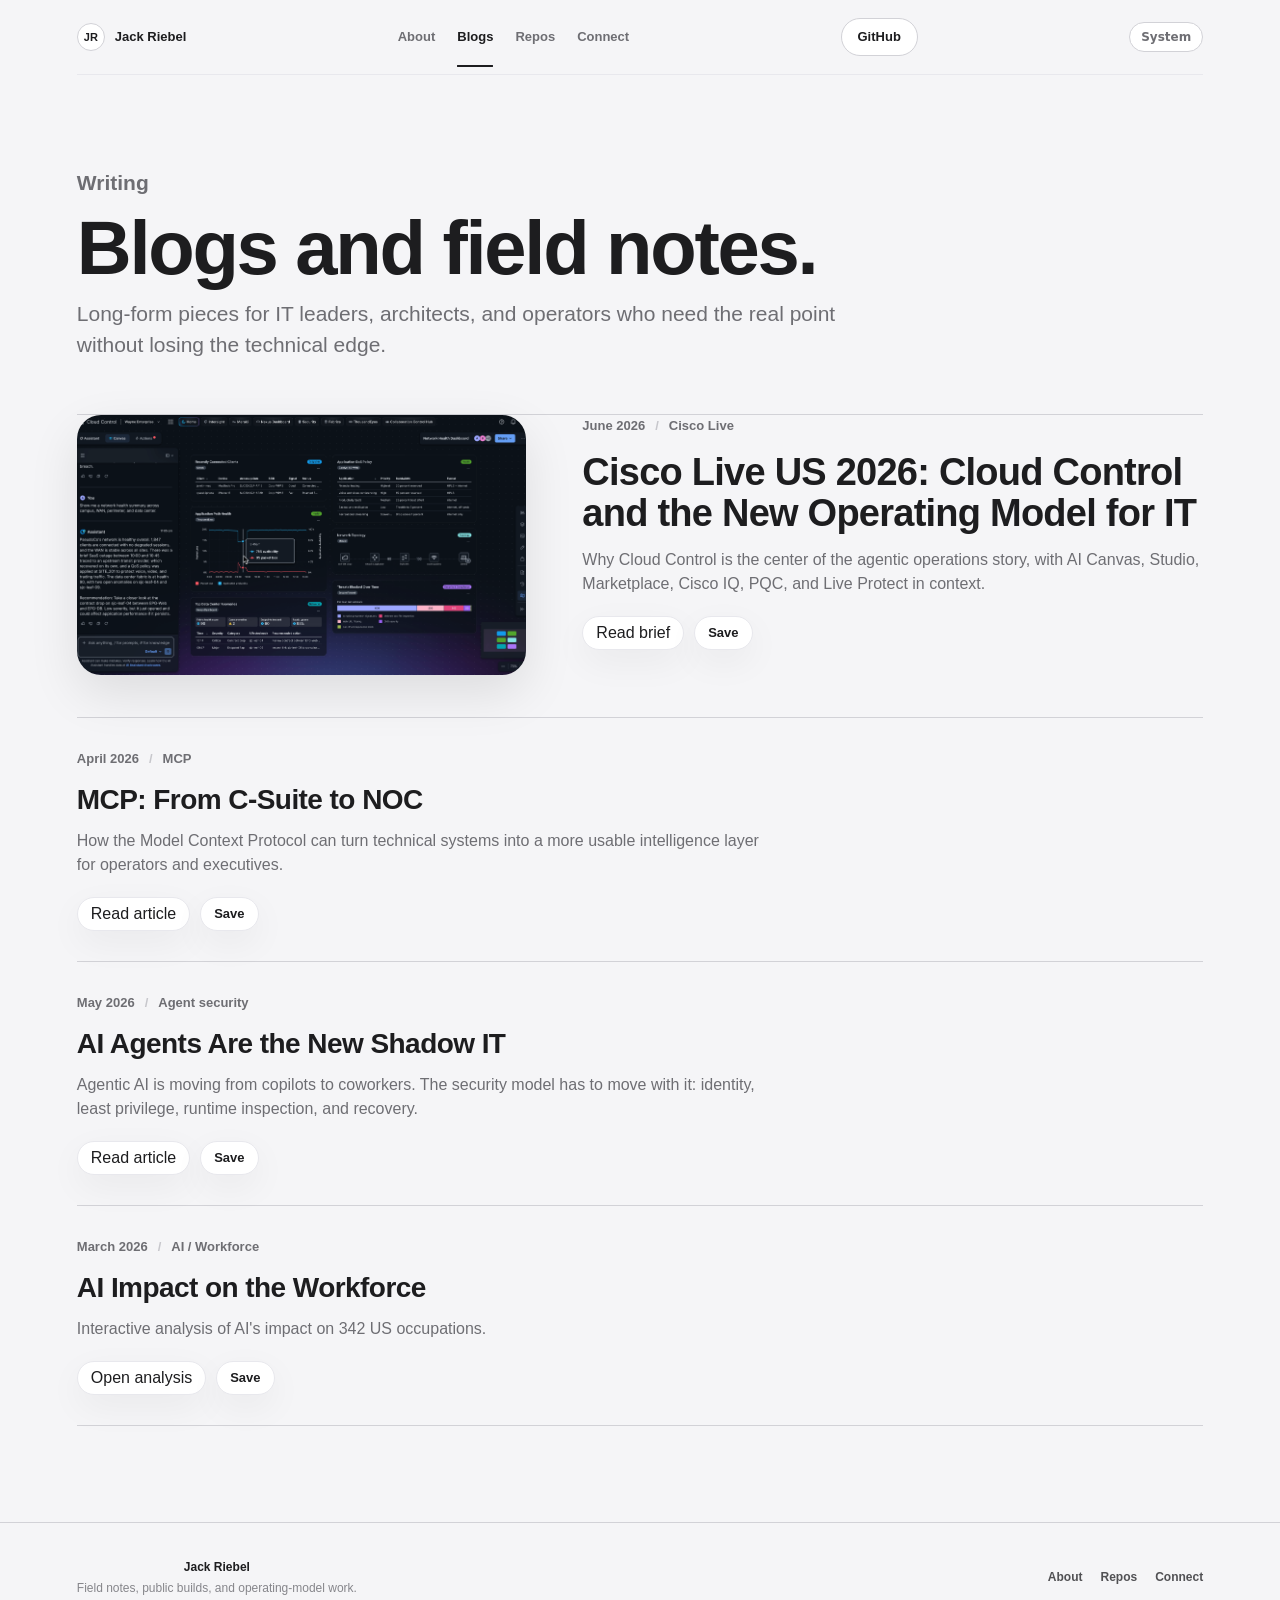
<file: blogs/index.html>
<!DOCTYPE html>
<html lang="en">
<head>
  <meta charset="UTF-8">
  <meta name="viewport" content="width=device-width, initial-scale=1.0">
  <base href="/">
  <link rel="icon" type="image/png" href="favicon.png">
  <link rel="apple-touch-icon" href="apple-touch-icon.png">
  <title>Jack Riebel | Blogs</title>

  <meta name="description" content="Technical blogs and field briefs from Jack Riebel on AI, infrastructure, security operations, Cisco Live, and MCP.">
  <link rel="canonical" href="https://jackriebel.com/blogs/">
  <meta property="og:title" content="Jack Riebel | Blogs">
  <meta property="og:description" content="Technical blogs and field briefs on AI, infrastructure, security operations, Cisco Live, and MCP.">
  <meta property="og:image" content="https://jackriebel.com/cloud-control-canvas.png">
  <meta property="og:type" content="website">
  <meta property="og:url" content="https://jackriebel.com/blogs/">
  <meta name="twitter:card" content="summary_large_image">
  <meta name="twitter:title" content="Jack Riebel | Blogs">
  <meta name="twitter:description" content="Field briefs and essays on AI, infrastructure, security operations, Cisco Live, and MCP.">
  <meta name="twitter:image" content="https://jackriebel.com/cloud-control-canvas.png">

  <script src="theme.js"></script>
  <link rel="stylesheet" href="styles.css">
</head>
<body class="site-home">
  <div class="reading-progress" id="readingProgress"></div>

  <header class="site-shell">
    <nav class="site-topbar" aria-label="Primary">
      <a class="site-mark" href="index.html" aria-label="Jack Riebel home">
        <span>JR</span>
        <strong>Jack Riebel</strong>
      </a>
      <div class="site-nav">
        <a href="index.html">About</a>
        <a class="active" href="blogs/">Blogs</a>
        <a href="repos/">Repos</a>
        <a href="connect/">Connect</a>
      </div>
      <a class="site-ghost-btn" href="https://github.com/JackRiebel" target="_blank" rel="noreferrer">GitHub</a>
    </nav>

    <section class="site-page-hero">
      <p class="site-eyebrow">Writing</p>
      <h1>Blogs and field notes.</h1>
      <p>Long-form pieces for IT leaders, architects, and operators who need the real point without losing the technical edge.</p>
    </section>
  </header>

  <main>
    <section class="site-section compact">
      <div class="site-blog-grid">
        <article class="site-blog-card featured">
          <div class="site-card-media">
            <img src="cloud-control-canvas.png" alt="Cisco Cloud Control AI Canvas interface preview">
          </div>
          <div class="site-card-body">
            <div class="site-card-meta">
              <span>June 2026</span>
              <span>Cisco Live</span>
            </div>
            <h3><a href="cisco-live-2026-midmarket.html">Cisco Live US 2026: Cloud Control and the New Operating Model for IT</a></h3>
            <p>Why Cloud Control is the center of the agentic operations story, with AI Canvas, Studio, Marketplace, Cisco IQ, PQC, and Live Protect in context.</p>
            <div class="site-card-actions">
              <a href="cisco-live-2026-midmarket.html">Read brief</a>
              <button class="site-like-btn" type="button" data-like-id="cisco-live-2026">Save</button>
            </div>
          </div>
        </article>

        <article class="site-blog-card">
          <div class="site-card-body">
            <div class="site-card-meta">
              <span>April 2026</span>
              <span>MCP</span>
            </div>
            <h3><a href="mcp-c-suite-to-noc.html">MCP: From C-Suite to NOC</a></h3>
            <p>How the Model Context Protocol can turn technical systems into a more usable intelligence layer for operators and executives.</p>
            <div class="site-card-actions">
              <a href="mcp-c-suite-to-noc.html">Read article</a>
              <button class="site-like-btn" type="button" data-like-id="mcp-c-suite-to-noc">Save</button>
            </div>
          </div>
        </article>

        <article class="site-blog-card">
          <div class="site-card-body">
            <div class="site-card-meta">
              <span>May 2026</span>
              <span>Agent security</span>
            </div>
            <h3><a href="agent-shadow-it.html">AI Agents Are the New Shadow IT</a></h3>
            <p>Agentic AI is moving from copilots to coworkers. The security model has to move with it: identity, least privilege, runtime inspection, and recovery.</p>
            <div class="site-card-actions">
              <a href="agent-shadow-it.html">Read article</a>
              <button class="site-like-btn" type="button" data-like-id="agent-shadow-it">Save</button>
            </div>
          </div>
        </article>

        <article class="site-blog-card">
          <div class="site-card-body">
            <div class="site-card-meta">
              <span>March 2026</span>
              <span>AI / Workforce</span>
            </div>
            <h3><a href="ai-jobs-impact.html">AI Impact on the Workforce</a></h3>
            <p>Interactive analysis of AI's impact on 342 US occupations.</p>
            <div class="site-card-actions">
              <a href="ai-jobs-impact.html">Open analysis</a>
              <button class="site-like-btn" type="button" data-like-id="ai-jobs-impact">Save</button>
            </div>
          </div>
        </article>
      </div>
    </section>
  </main>

  <footer class="site-footer">
    <div>
      <strong>Jack Riebel</strong>
      <span>Field notes, public builds, and operating-model work.</span>
    </div>
    <div class="site-footer-links">
      <a href="index.html">About</a>
      <a href="repos/">Repos</a>
      <a href="connect/">Connect</a>
    </div>
  </footer>

  <script src="site.js"></script>
</body>
</html>
</file>
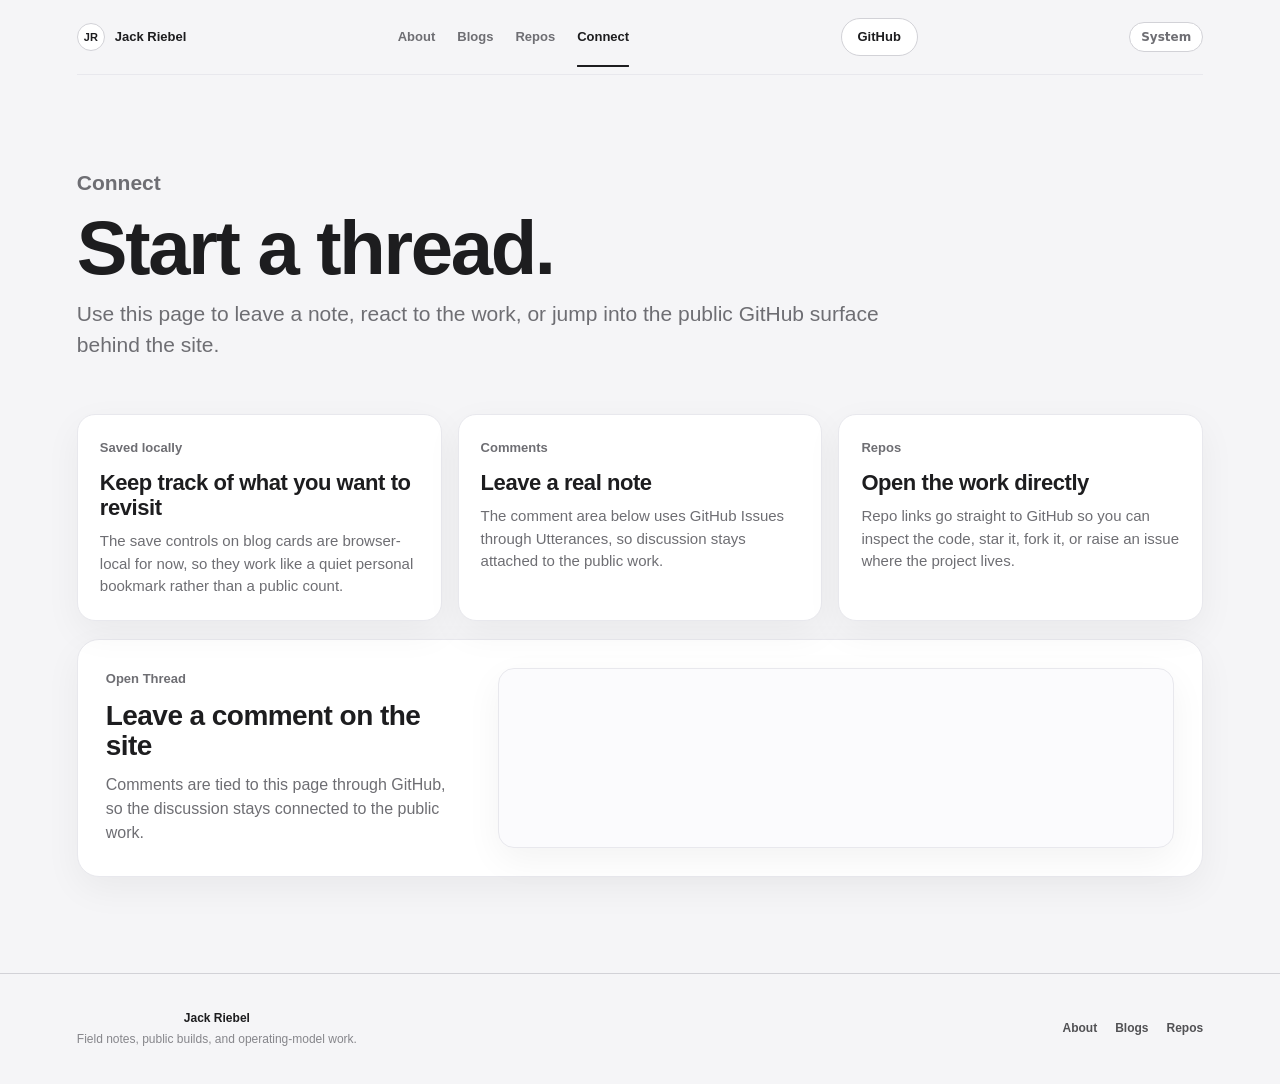
<file: connect/index.html>
<!DOCTYPE html>
<html lang="en">
<head>
  <meta charset="UTF-8">
  <meta name="viewport" content="width=device-width, initial-scale=1.0">
  <base href="/">
  <link rel="icon" type="image/png" href="favicon.png">
  <link rel="apple-touch-icon" href="apple-touch-icon.png">
  <title>Jack Riebel | Connect</title>

  <meta name="description" content="Connect with Jack Riebel, leave comments, and open public GitHub threads.">
  <link rel="canonical" href="https://jackriebel.com/connect/">
  <meta property="og:title" content="Jack Riebel | Connect">
  <meta property="og:description" content="Leave comments, react to the work, or open public GitHub threads.">
  <meta property="og:image" content="https://jackriebel.com/cloud-control-canvas.png">
  <meta property="og:type" content="website">
  <meta property="og:url" content="https://jackriebel.com/connect/">
  <meta name="twitter:card" content="summary_large_image">
  <meta name="twitter:title" content="Jack Riebel | Connect">
  <meta name="twitter:description" content="Leave comments, react to the work, or open public GitHub threads.">
  <meta name="twitter:image" content="https://jackriebel.com/cloud-control-canvas.png">

  <script src="theme.js"></script>
  <link rel="stylesheet" href="styles.css">
</head>
<body class="site-home">
  <div class="reading-progress" id="readingProgress"></div>

  <header class="site-shell">
    <nav class="site-topbar" aria-label="Primary">
      <a class="site-mark" href="index.html" aria-label="Jack Riebel home">
        <span>JR</span>
        <strong>Jack Riebel</strong>
      </a>
      <div class="site-nav">
        <a href="index.html">About</a>
        <a href="blogs/">Blogs</a>
        <a href="repos/">Repos</a>
        <a class="active" href="connect/">Connect</a>
      </div>
      <a class="site-ghost-btn" href="https://github.com/JackRiebel" target="_blank" rel="noreferrer">GitHub</a>
    </nav>

    <section class="site-page-hero">
      <p class="site-eyebrow">Connect</p>
      <h1>Start a thread.</h1>
      <p>Use this page to leave a note, react to the work, or jump into the public GitHub surface behind the site.</p>
    </section>
  </header>

  <main>
    <section class="site-section compact">
      <div class="site-engage-grid">
        <div class="site-engage-card">
          <span>Saved locally</span>
          <h3>Keep track of what you want to revisit</h3>
          <p>The save controls on blog cards are browser-local for now, so they work like a quiet personal bookmark rather than a public count.</p>
        </div>
        <div class="site-engage-card">
          <span>Comments</span>
          <h3>Leave a real note</h3>
          <p>The comment area below uses GitHub Issues through Utterances, so discussion stays attached to the public work.</p>
        </div>
        <div class="site-engage-card">
          <span>Repos</span>
          <h3>Open the work directly</h3>
          <p>Repo links go straight to GitHub so you can inspect the code, star it, fork it, or raise an issue where the project lives.</p>
        </div>
      </div>

      <div class="site-comment-panel">
        <div>
          <span>Open Thread</span>
          <h3>Leave a comment on the site</h3>
          <p>Comments are tied to this page through GitHub, so the discussion stays connected to the public work.</p>
        </div>
        <div class="site-comments">
          <script src="https://utteranc.es/client.js"
            repo="JackRiebel/jackriebel-site"
            issue-term="pathname"
            label="site-comment"
            theme="github-light"
            crossorigin="anonymous"
            async>
          </script>
        </div>
      </div>
    </section>
  </main>

  <footer class="site-footer">
    <div>
      <strong>Jack Riebel</strong>
      <span>Field notes, public builds, and operating-model work.</span>
    </div>
    <div class="site-footer-links">
      <a href="index.html">About</a>
      <a href="blogs/">Blogs</a>
      <a href="repos/">Repos</a>
    </div>
  </footer>

  <script src="site.js"></script>
</body>
</html>
</file>
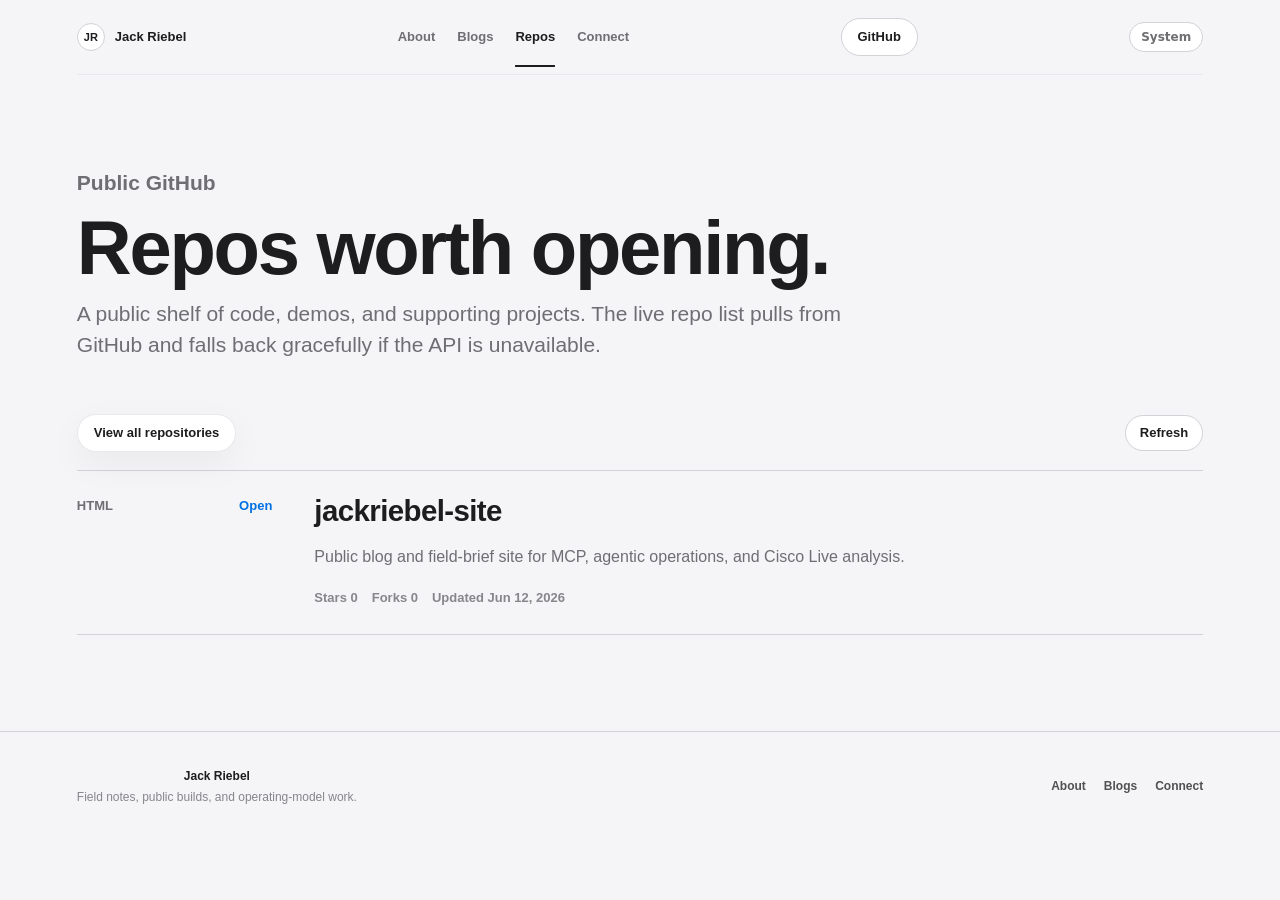
<file: repos/index.html>
<!DOCTYPE html>
<html lang="en">
<head>
  <meta charset="UTF-8">
  <meta name="viewport" content="width=device-width, initial-scale=1.0">
  <base href="/">
  <link rel="icon" type="image/png" href="favicon.png">
  <link rel="apple-touch-icon" href="apple-touch-icon.png">
  <title>Jack Riebel | Repos</title>

  <meta name="description" content="Public GitHub repositories and projects from Jack Riebel.">
  <link rel="canonical" href="https://jackriebel.com/repos/">
  <meta property="og:title" content="Jack Riebel | Repos">
  <meta property="og:description" content="Public GitHub repositories and projects from Jack Riebel.">
  <meta property="og:image" content="https://jackriebel.com/cloud-control-canvas.png">
  <meta property="og:type" content="website">
  <meta property="og:url" content="https://jackriebel.com/repos/">
  <meta name="twitter:card" content="summary_large_image">
  <meta name="twitter:title" content="Jack Riebel | Repos">
  <meta name="twitter:description" content="Public GitHub repositories and projects from Jack Riebel.">
  <meta name="twitter:image" content="https://jackriebel.com/cloud-control-canvas.png">

  <script src="theme.js"></script>
  <link rel="stylesheet" href="styles.css">
</head>
<body class="site-home">
  <div class="reading-progress" id="readingProgress"></div>

  <header class="site-shell">
    <nav class="site-topbar" aria-label="Primary">
      <a class="site-mark" href="index.html" aria-label="Jack Riebel home">
        <span>JR</span>
        <strong>Jack Riebel</strong>
      </a>
      <div class="site-nav">
        <a href="index.html">About</a>
        <a href="blogs/">Blogs</a>
        <a class="active" href="repos/">Repos</a>
        <a href="connect/">Connect</a>
      </div>
      <a class="site-ghost-btn" href="https://github.com/JackRiebel" target="_blank" rel="noreferrer">GitHub</a>
    </nav>

    <section class="site-page-hero">
      <p class="site-eyebrow">Public GitHub</p>
      <h1>Repos worth opening.</h1>
      <p>A public shelf of code, demos, and supporting projects. The live repo list pulls from GitHub and falls back gracefully if the API is unavailable.</p>
    </section>
  </header>

  <main>
    <section class="site-section compact">
      <div class="site-repo-toolbar">
        <a href="https://github.com/JackRiebel?tab=repositories" target="_blank" rel="noreferrer">View all repositories</a>
        <button class="site-secondary-btn small" type="button" id="refreshRepos">Refresh</button>
      </div>

      <div class="site-repo-grid" id="repoGrid" aria-live="polite">
        <div class="site-repo-loading">Loading public repos...</div>
      </div>
    </section>
  </main>

  <footer class="site-footer">
    <div>
      <strong>Jack Riebel</strong>
      <span>Field notes, public builds, and operating-model work.</span>
    </div>
    <div class="site-footer-links">
      <a href="index.html">About</a>
      <a href="blogs/">Blogs</a>
      <a href="connect/">Connect</a>
    </div>
  </footer>

  <script src="site.js"></script>
</body>
</html>
</file>
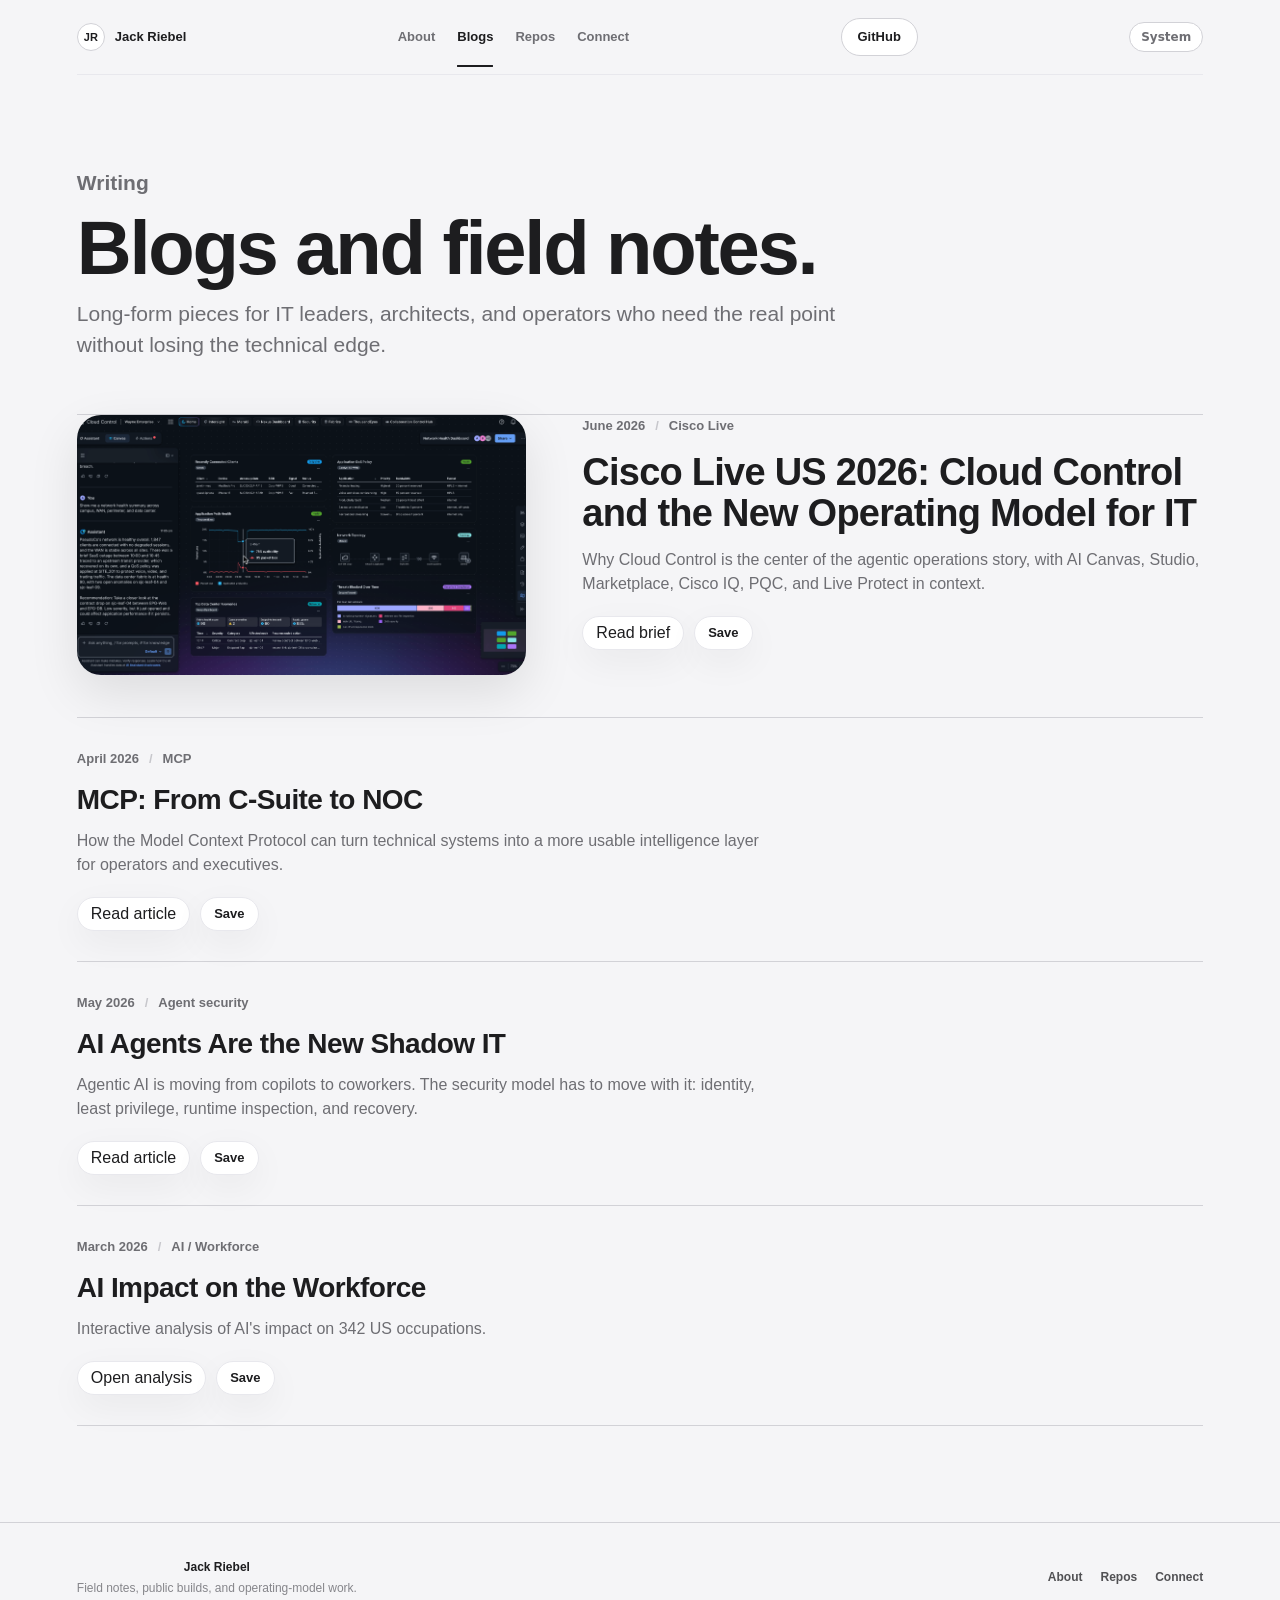
<file: blogs.html>
<!DOCTYPE html>
<html lang="en">
<head>
  <meta charset="UTF-8">
  <meta name="viewport" content="width=device-width, initial-scale=1.0">
  <link rel="icon" type="image/png" href="favicon.png">
  <link rel="apple-touch-icon" href="apple-touch-icon.png">
  <title>Jack Riebel | Blogs</title>

  <meta name="description" content="Technical blogs and field briefs from Jack Riebel on AI, infrastructure, security operations, Cisco Live, and MCP.">
  <link rel="canonical" href="https://jackriebel.com/blogs">
  <meta property="og:title" content="Jack Riebel | Blogs">
  <meta property="og:description" content="Technical blogs and field briefs on AI, infrastructure, security operations, Cisco Live, and MCP.">
  <meta property="og:image" content="https://jackriebel.com/cloud-control-canvas.png">
  <meta property="og:type" content="website">
  <meta property="og:url" content="https://jackriebel.com/blogs">
  <meta name="twitter:card" content="summary_large_image">
  <meta name="twitter:title" content="Jack Riebel | Blogs">
  <meta name="twitter:description" content="Field briefs and essays on AI, infrastructure, security operations, Cisco Live, and MCP.">
  <meta name="twitter:image" content="https://jackriebel.com/cloud-control-canvas.png">

  <script src="theme.js"></script>
  <link rel="stylesheet" href="styles.css?v=20260615-cardfix">
</head>
<body class="site-home">
  <div class="reading-progress" id="readingProgress"></div>

  <header class="site-shell">
    <nav class="site-topbar" aria-label="Primary">
      <a class="site-mark" href="index.html" aria-label="Jack Riebel home">
        <span>JR</span>
        <strong>Jack Riebel</strong>
      </a>
      <div class="site-nav">
        <a href="index.html">About</a>
        <a class="active" href="blogs">Blogs</a>
        <a href="repos">Repos</a>
        <a href="connect">Connect</a>
      </div>
      <a class="site-ghost-btn" href="https://github.com/JackRiebel" target="_blank" rel="noreferrer">GitHub</a>
    </nav>

    <section class="site-page-hero">
      <p class="site-eyebrow">Writing</p>
      <h1>Blogs and field notes.</h1>
      <p>Long-form pieces for IT leaders, architects, and operators who need the real point without losing the technical edge.</p>
    </section>
  </header>

  <main>
    <section class="site-section compact">
      <div class="site-blog-grid">
        <article class="site-blog-card featured">
          <div class="site-card-media">
            <img src="cloud-control-canvas.png" alt="Cisco Cloud Control AI Canvas interface preview">
          </div>
          <div class="site-card-body">
            <div class="site-card-meta">
              <span>June 2026</span>
              <span>Cisco Live</span>
            </div>
            <h3><a href="cisco-live-2026-midmarket.html">Cisco Live US 2026: Cloud Control and the New Operating Model for IT</a></h3>
            <p>Why Cloud Control is the center of the agentic operations story, with AI Canvas, Studio, Marketplace, Cisco IQ, PQC, and Live Protect in context.</p>
            <div class="site-card-actions">
              <a href="cisco-live-2026-midmarket.html">Read brief</a>
              <button class="site-like-btn" type="button" data-like-id="cisco-live-2026">Save</button>
            </div>
          </div>
        </article>

        <article class="site-blog-card">
          <div class="site-card-body">
            <div class="site-card-meta">
              <span>April 2026</span>
              <span>MCP</span>
            </div>
            <h3><a href="mcp-c-suite-to-noc.html">MCP: From C-Suite to NOC</a></h3>
            <p>How the Model Context Protocol can turn technical systems into a more usable intelligence layer for operators and executives.</p>
            <div class="site-card-actions">
              <a href="mcp-c-suite-to-noc.html">Read article</a>
              <button class="site-like-btn" type="button" data-like-id="mcp-c-suite-to-noc">Save</button>
            </div>
          </div>
        </article>

        <article class="site-blog-card">
          <div class="site-card-body">
            <div class="site-card-meta">
              <span>May 2026</span>
              <span>Agent security</span>
            </div>
            <h3><a href="agent-shadow-it.html">AI Agents Are the New Shadow IT</a></h3>
            <p>Agentic AI is moving from copilots to coworkers. The security model has to move with it: identity, least privilege, runtime inspection, and recovery.</p>
            <div class="site-card-actions">
              <a href="agent-shadow-it.html">Read article</a>
              <button class="site-like-btn" type="button" data-like-id="agent-shadow-it">Save</button>
            </div>
          </div>
        </article>

        <article class="site-blog-card">
          <div class="site-card-body">
            <div class="site-card-meta">
              <span>March 2026</span>
              <span>AI / Workforce</span>
            </div>
            <h3><a href="ai-jobs-impact.html">AI Impact on the Workforce</a></h3>
            <p>Interactive analysis of AI's impact on 342 US occupations.</p>
            <div class="site-card-actions">
              <a href="ai-jobs-impact.html">Open analysis</a>
              <button class="site-like-btn" type="button" data-like-id="ai-jobs-impact">Save</button>
            </div>
          </div>
        </article>
      </div>
    </section>
  </main>

  <footer class="site-footer">
    <div>
      <strong>Jack Riebel</strong>
      <span>Field notes, public builds, and operating-model work.</span>
    </div>
    <div class="site-footer-links">
      <a href="index.html">About</a>
      <a href="repos">Repos</a>
      <a href="connect">Connect</a>
    </div>
  </footer>

  <script src="site.js"></script>
</body>
</html>
</file>
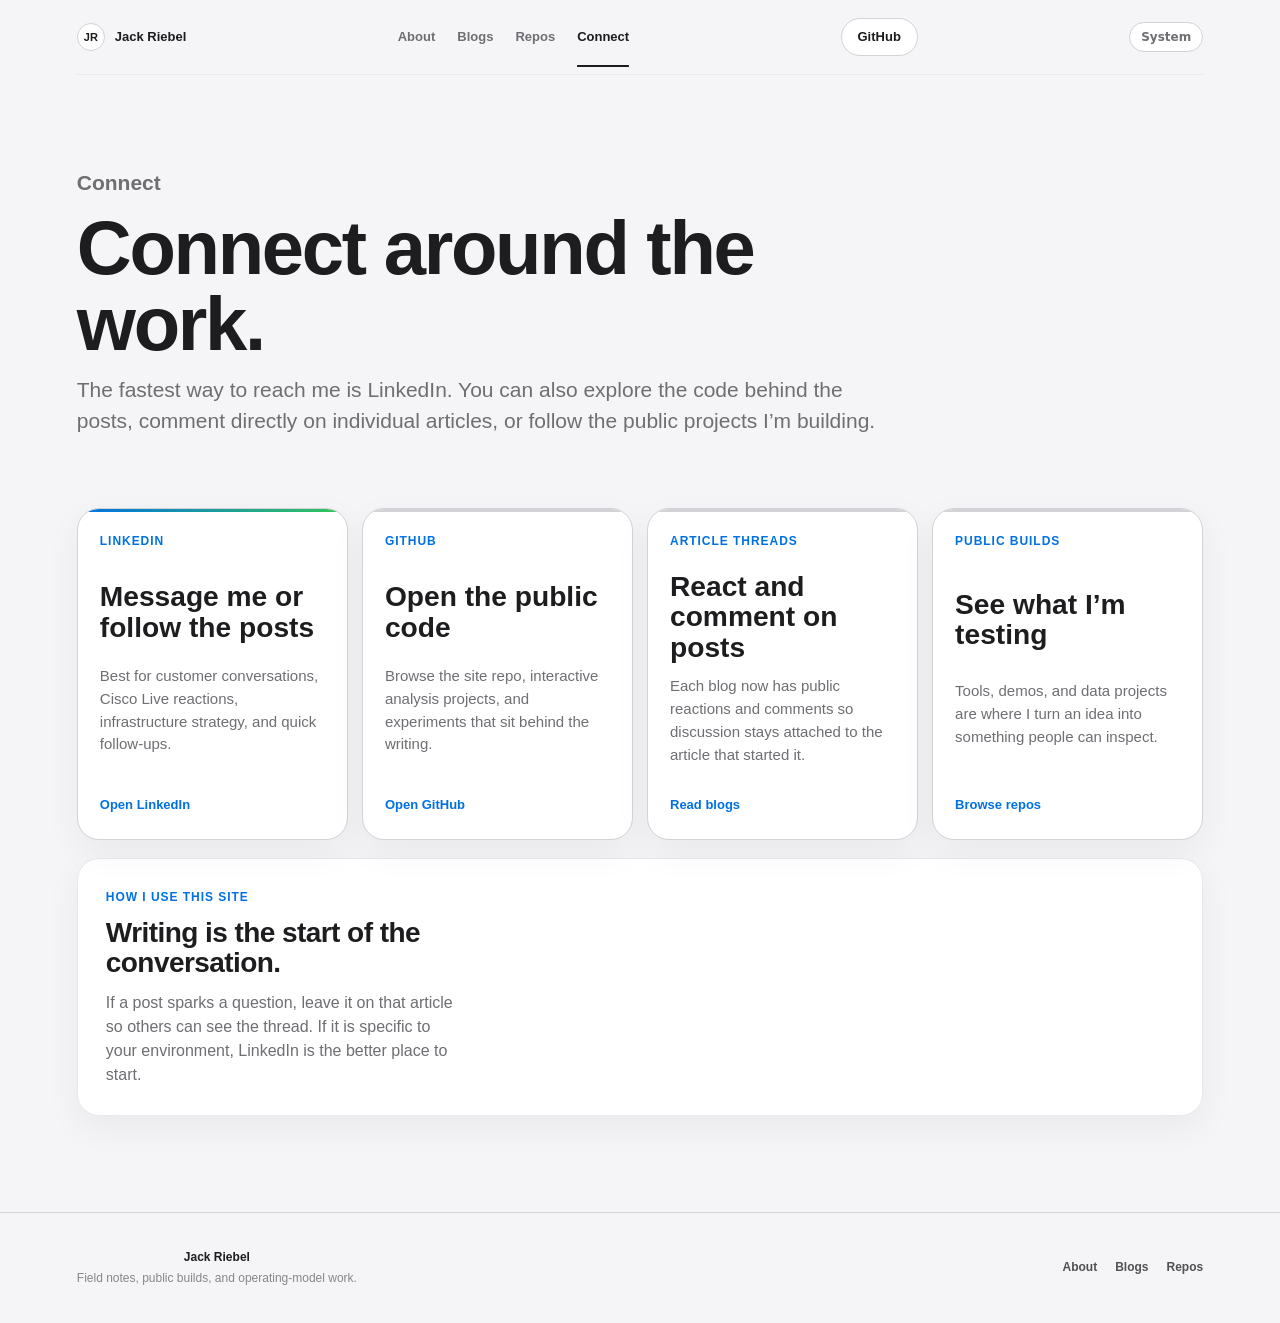
<file: connect.html>
<!DOCTYPE html>
<html lang="en">
<head>
  <meta charset="UTF-8">
  <meta name="viewport" content="width=device-width, initial-scale=1.0">
  <link rel="icon" type="image/png" href="favicon.png">
  <link rel="apple-touch-icon" href="apple-touch-icon.png">
  <title>Jack Riebel | Connect</title>

  <meta name="description" content="Connect with Jack Riebel on LinkedIn, GitHub, blog discussions, and public technical projects.">
  <link rel="canonical" href="https://jackriebel.com/connect">
  <meta property="og:title" content="Jack Riebel | Connect">
  <meta property="og:description" content="Find Jack Riebel on LinkedIn, GitHub, blog discussions, and public technical projects.">
  <meta property="og:image" content="https://jackriebel.com/cloud-control-canvas.png">
  <meta property="og:type" content="website">
  <meta property="og:url" content="https://jackriebel.com/connect">
  <meta name="twitter:card" content="summary_large_image">
  <meta name="twitter:title" content="Jack Riebel | Connect">
  <meta name="twitter:description" content="Find Jack Riebel on LinkedIn, GitHub, blog discussions, and public technical projects.">
  <meta name="twitter:image" content="https://jackriebel.com/cloud-control-canvas.png">

  <script src="theme.js"></script>
  <link rel="stylesheet" href="styles.css?v=20260615-cardfix">
</head>
<body class="site-home">
  <div class="reading-progress" id="readingProgress"></div>

  <header class="site-shell">
    <nav class="site-topbar" aria-label="Primary">
      <a class="site-mark" href="index.html" aria-label="Jack Riebel home">
        <span>JR</span>
        <strong>Jack Riebel</strong>
      </a>
      <div class="site-nav">
        <a href="index.html">About</a>
        <a href="blogs">Blogs</a>
        <a href="repos">Repos</a>
        <a class="active" href="connect">Connect</a>
      </div>
      <a class="site-ghost-btn" href="https://github.com/JackRiebel" target="_blank" rel="noreferrer">GitHub</a>
    </nav>

    <section class="site-page-hero site-connect-hero">
      <p class="site-eyebrow">Connect</p>
      <h1>Connect around the work.</h1>
      <p>The fastest way to reach me is LinkedIn. You can also explore the code behind the posts, comment directly on individual articles, or follow the public projects I’m building.</p>
    </section>
  </header>

  <main>
    <section class="site-section compact">
      <div class="site-connect-grid">
        <a class="site-connect-card primary" href="https://www.linkedin.com/in/jack-riebel-094710192" target="_blank" rel="noreferrer">
          <span>LinkedIn</span>
          <h3>Message me or follow the posts</h3>
          <p>Best for customer conversations, Cisco Live reactions, infrastructure strategy, and quick follow-ups.</p>
          <strong>Open LinkedIn</strong>
        </a>
        <a class="site-connect-card" href="https://github.com/JackRiebel" target="_blank" rel="noreferrer">
          <span>GitHub</span>
          <h3>Open the public code</h3>
          <p>Browse the site repo, interactive analysis projects, and experiments that sit behind the writing.</p>
          <strong>Open GitHub</strong>
        </a>
        <a class="site-connect-card" href="blogs">
          <span>Article threads</span>
          <h3>React and comment on posts</h3>
          <p>Each blog now has public reactions and comments so discussion stays attached to the article that started it.</p>
          <strong>Read blogs</strong>
        </a>
        <a class="site-connect-card" href="repos">
          <span>Public builds</span>
          <h3>See what I’m testing</h3>
          <p>Tools, demos, and data projects are where I turn an idea into something people can inspect.</p>
          <strong>Browse repos</strong>
        </a>
      </div>

      <div class="site-comment-panel site-connect-note">
        <div>
          <span>How I use this site</span>
          <h3>Writing is the start of the conversation.</h3>
          <p>If a post sparks a question, leave it on that article so others can see the thread. If it is specific to your environment, LinkedIn is the better place to start.</p>
        </div>
      </div>
    </section>
  </main>

  <footer class="site-footer">
    <div>
      <strong>Jack Riebel</strong>
      <span>Field notes, public builds, and operating-model work.</span>
    </div>
    <div class="site-footer-links">
      <a href="index.html">About</a>
      <a href="blogs">Blogs</a>
      <a href="repos">Repos</a>
    </div>
  </footer>

  <script src="site.js"></script>
</body>
</html>
</file>
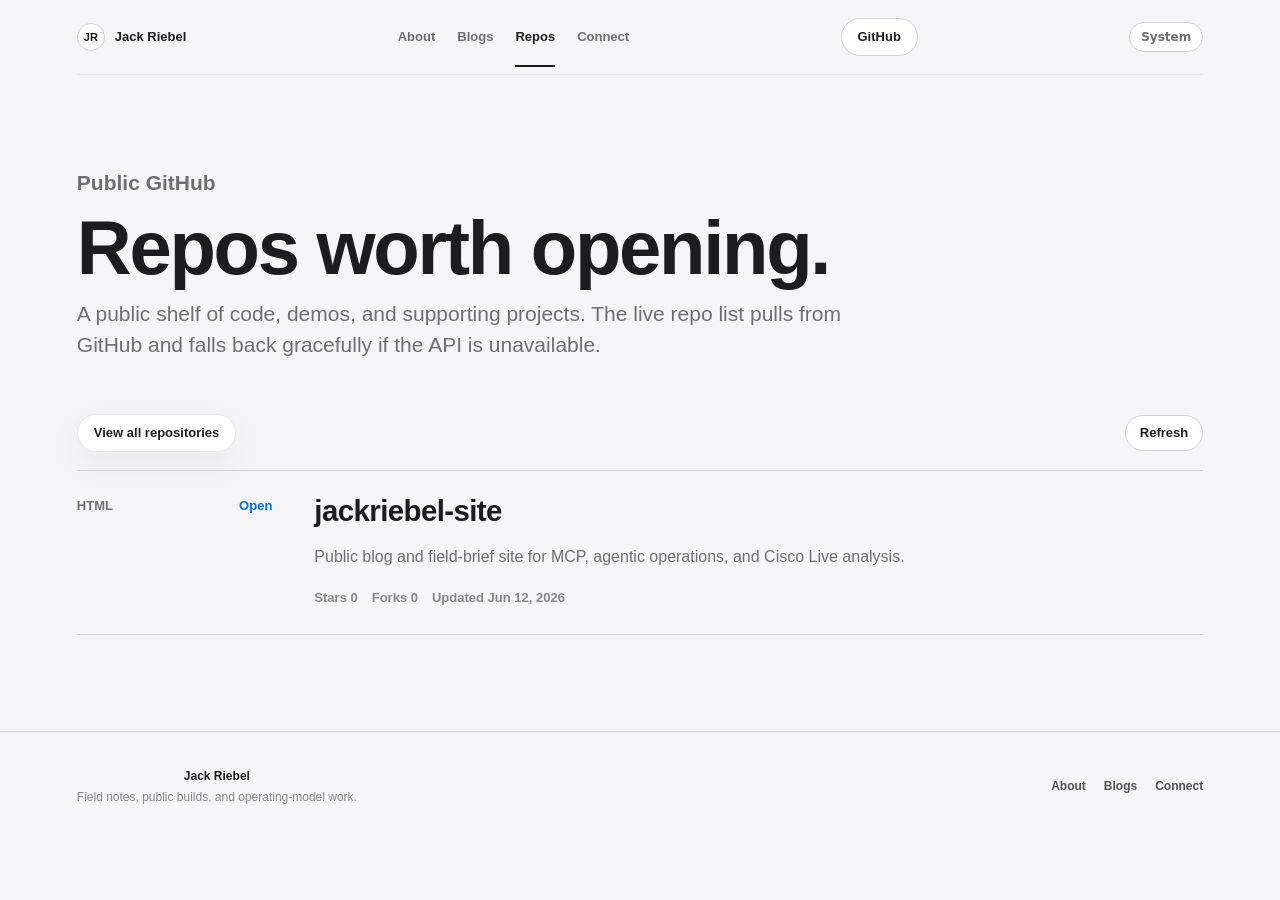
<file: repos.html>
<!DOCTYPE html>
<html lang="en">
<head>
  <meta charset="UTF-8">
  <meta name="viewport" content="width=device-width, initial-scale=1.0">
  <link rel="icon" type="image/png" href="favicon.png">
  <link rel="apple-touch-icon" href="apple-touch-icon.png">
  <title>Jack Riebel | Repos</title>

  <meta name="description" content="Public GitHub repositories and projects from Jack Riebel.">
  <link rel="canonical" href="https://jackriebel.com/repos">
  <meta property="og:title" content="Jack Riebel | Repos">
  <meta property="og:description" content="Public GitHub repositories and projects from Jack Riebel.">
  <meta property="og:image" content="https://jackriebel.com/cloud-control-canvas.png">
  <meta property="og:type" content="website">
  <meta property="og:url" content="https://jackriebel.com/repos">
  <meta name="twitter:card" content="summary_large_image">
  <meta name="twitter:title" content="Jack Riebel | Repos">
  <meta name="twitter:description" content="Public GitHub repositories and projects from Jack Riebel.">
  <meta name="twitter:image" content="https://jackriebel.com/cloud-control-canvas.png">

  <script src="theme.js"></script>
  <link rel="stylesheet" href="styles.css?v=20260615-cardfix">
</head>
<body class="site-home">
  <div class="reading-progress" id="readingProgress"></div>

  <header class="site-shell">
    <nav class="site-topbar" aria-label="Primary">
      <a class="site-mark" href="index.html" aria-label="Jack Riebel home">
        <span>JR</span>
        <strong>Jack Riebel</strong>
      </a>
      <div class="site-nav">
        <a href="index.html">About</a>
        <a href="blogs">Blogs</a>
        <a class="active" href="repos">Repos</a>
        <a href="connect">Connect</a>
      </div>
      <a class="site-ghost-btn" href="https://github.com/JackRiebel" target="_blank" rel="noreferrer">GitHub</a>
    </nav>

    <section class="site-page-hero">
      <p class="site-eyebrow">Public GitHub</p>
      <h1>Repos worth opening.</h1>
      <p>A public shelf of code, demos, and supporting projects. The live repo list pulls from GitHub and falls back gracefully if the API is unavailable.</p>
    </section>
  </header>

  <main>
    <section class="site-section compact">
      <div class="site-repo-toolbar">
        <a href="https://github.com/JackRiebel?tab=repositories" target="_blank" rel="noreferrer">View all repositories</a>
        <button class="site-secondary-btn small" type="button" id="refreshRepos">Refresh</button>
      </div>

      <div class="site-repo-grid" id="repoGrid" aria-live="polite">
        <div class="site-repo-loading">Loading public repos...</div>
      </div>
    </section>
  </main>

  <footer class="site-footer">
    <div>
      <strong>Jack Riebel</strong>
      <span>Field notes, public builds, and operating-model work.</span>
    </div>
    <div class="site-footer-links">
      <a href="index.html">About</a>
      <a href="blogs">Blogs</a>
      <a href="connect">Connect</a>
    </div>
  </footer>

  <script src="site.js"></script>
</body>
</html>
</file>
<file: styles.css>
@import url('https://fonts.googleapis.com/css2?family=Inter:wght@400;500;600;700&display=swap');

*, *::before, *::after { margin: 0; padding: 0; box-sizing: border-box; }

:root {
  --bg: #0a0a0f;
  --bg2: #0d0d16;
  --bg3: #1a1a28;
  --fg: #e0e0e8;
  --fg2: #888894;
  --accent: #7c6cff;
  --green: #34d399;
  --red: #f87171;
  --orange: #fb923c;
  --yellow: #fbbf24;
  --blue: #60a5fa;
  --purple: #a78bfa;
  --cyan: #22d3ee;
}

body {
  background: var(--bg);
  color: var(--fg);
  font-family: 'Inter', -apple-system, BlinkMacSystemFont, 'Segoe UI', system-ui, sans-serif;
  line-height: 1.75;
  font-size: 16px;
  -webkit-font-smoothing: antialiased;
  -moz-osx-font-smoothing: grayscale;
}

html, body { overflow-x: hidden; }
a { color: var(--accent); text-decoration: none; }
a:hover { text-decoration: underline; }

@keyframes fadeInUp {
  from { transform: translateY(20px); opacity: 0; }
  to   { transform: translateY(0);    opacity: 1; }
}

/* Reading progress */
.reading-progress {
  position: fixed; top: 0; left: 0; height: 3px;
  background: linear-gradient(90deg, var(--cyan), var(--purple), var(--green));
  z-index: 200; width: 0%; transition: width 0.1s linear;
}

/* Hero */
.hero {
  background: linear-gradient(135deg, #0a0f1e 0%, #0f1a2e 40%, #162038 100%);
  padding: 96px 24px 48px; text-align: center;
  border-bottom: 1px solid rgba(255,255,255,0.06);
}
.hero-content { max-width: 960px; margin: 0 auto; }
.hero h1 {
  font-size: clamp(28px, 5vw, 48px); font-weight: 700;
  letter-spacing: -0.03em; margin-bottom: 12px;
  background: linear-gradient(135deg, #fff 0%, #22d3ee 100%);
  -webkit-background-clip: text; -webkit-text-fill-color: transparent; background-clip: text;
}
.hero .subtitle {
  font-size: 17px; color: var(--fg2); margin-bottom: 36px;
  max-width: 740px; margin-left: auto; margin-right: auto; line-height: 1.7;
}
.hero-stats {
  display: flex; justify-content: center; gap: 40px;
  flex-wrap: wrap; margin-bottom: 20px;
}
.hero-stat { display: flex; flex-direction: column; align-items: center; }
.hero-stat-value {
  font-size: 44px; font-weight: 700; letter-spacing: -0.03em; color: #fff;
}
.hero-stat-label { font-size: 12px; color: var(--fg2); margin-top: 2px; }
.hero-sources { font-size: 12px; color: var(--fg2); }
.hero-sources a { color: var(--fg2); text-decoration: underline; }

/* Author byline */
.author-byline {
  display: inline-flex; align-items: center; gap: 14px;
  margin-bottom: 32px; padding: 12px 20px;
  background: rgba(255,255,255,0.04); border: 1px solid rgba(255,255,255,0.08);
  border-radius: 60px;
}
.author-photo { width: 52px; height: 52px; border-radius: 50%; object-fit: cover; border: 2px solid rgba(255,255,255,0.2); }
.author-info { display: flex; flex-direction: column; text-align: left; }
.author-name { font-size: 15px; color: var(--fg); font-weight: 600; letter-spacing: 0.01em; }
.author-date { font-size: 12px; color: var(--fg2); margin-top: 1px; }

/* Sticky Nav */
.sticky-nav {
  position: sticky; top: 0; z-index: 100;
  background: rgba(10,10,15,0.92); backdrop-filter: blur(12px);
  border-bottom: 1px solid rgba(255,255,255,0.06);
}
.nav-inner {
  max-width: 1100px; margin: 0 auto; display: flex;
  gap: 4px; padding: 8px 16px; overflow-x: auto;
  -ms-overflow-style: none; scrollbar-width: none;
}
.nav-inner::-webkit-scrollbar { display: none; }
.nav-link {
  padding: 8px 16px; border-radius: 6px; font-size: 14px;
  font-weight: 500; color: var(--fg2); white-space: nowrap; transition: all 0.15s;
}
.nav-link:hover { color: #fff; background: rgba(255,255,255,0.08); text-decoration: none; }
.nav-link.active { color: #fff; background: var(--accent); text-decoration: none; }

/* Sections */
.section { padding: 80px 24px; }
.section.alt { background: var(--bg2); }
.container { max-width: 1100px; margin: 0 auto; }
.section h2 {
  font-size: 30px; font-weight: 700; letter-spacing: -0.02em;
  margin-bottom: 12px; position: relative; display: inline-block;
}
.section h2::after {
  content: ''; display: block; width: 48px; height: 3px;
  margin-top: 10px; border-radius: 2px;
  background: linear-gradient(135deg, var(--cyan), var(--blue));
}
.section-desc {
  font-size: 16px; color: var(--fg2); margin-bottom: 32px;
  max-width: 780px; line-height: 1.8; letter-spacing: 0.005em;
}
.section-prose {
  font-size: 16px; color: var(--fg); line-height: 1.85;
  max-width: 780px; margin-bottom: 28px; letter-spacing: 0.005em;
}
.section-prose strong { color: #fff; }
.cite {
  font-size: 12px; color: var(--purple); font-weight: 500;
  white-space: nowrap;
}

/* Chart cards */
.chart-row { display: flex; gap: 20px; margin-bottom: 32px; flex-wrap: wrap; }
.chart-card {
  flex: 1; min-width: 300px;
  background: rgba(255,255,255,0.035); border: 1px solid rgba(255,255,255,0.08);
  border-radius: 16px; padding: 24px;
  box-shadow: 0 2px 20px rgba(0,0,0,0.2);
  transition: transform 0.2s, box-shadow 0.2s, border-color 0.2s;
}
.chart-card:hover {
  transform: translateY(-2px); box-shadow: 0 4px 28px rgba(0,0,0,0.35);
  border-color: rgba(255,255,255,0.14);
}
.chart-card.wide { flex: 1 1 100%; margin-bottom: 32px; }
.chart-card h3 { font-size: 16px; font-weight: 600; margin-bottom: 4px; }
.chart-card .chart-desc { font-size: 13.5px; color: var(--fg2); margin-bottom: 14px; line-height: 1.7; }

/* Callout banners */
.callout-banner {
  padding: 20px 24px; border-left: 4px solid var(--cyan);
  background: rgba(34,211,238,0.06); border-radius: 0 10px 10px 0;
  margin-bottom: 24px;
}
.callout-banner .cb-title { font-size: 15px; font-weight: 600; color: #fff; margin-bottom: 6px; }
.callout-banner .cb-body { font-size: 14px; color: var(--fg2); line-height: 1.7; margin: 0; }

/* ── Interactive MCP Diagram ─────────────────────────── */
.diagram-wrapper {
  position: relative; width: 100%; height: 500px;
  background: linear-gradient(180deg, rgba(0,0,0,0.35) 0%, rgba(0,0,0,0.2) 100%);
  border-radius: 16px;
  border: 1px solid rgba(255,255,255,0.08); overflow: hidden;
}
.diagram-wrapper canvas { display: block; }
.diagram-controls {
  display: flex; justify-content: center; gap: 8px;
  margin-top: 16px;
}
.diagram-btn {
  padding: 10px 24px; border-radius: 8px; font-size: 14px;
  font-weight: 600; cursor: pointer; transition: all 0.2s;
  border: 1px solid rgba(255,255,255,0.12); background: rgba(255,255,255,0.04);
  color: var(--fg2); font-family: inherit;
}
.diagram-btn:hover { background: rgba(255,255,255,0.08); color: #fff; border-color: rgba(255,255,255,0.2); }
.diagram-btn.active {
  background: rgba(34,211,238,0.15); color: var(--cyan);
  border-color: var(--cyan); box-shadow: 0 0 20px rgba(34,211,238,0.15);
}
.diagram-btn.active-red {
  background: rgba(248,113,113,0.15); color: var(--red);
  border-color: var(--red); box-shadow: 0 0 20px rgba(248,113,113,0.15);
}
.diagram-legend {
  display: flex; align-items: center; justify-content: center;
  gap: 20px; margin-top: 12px; font-size: 12px; color: var(--fg2);
}
.diagram-legend span { display: flex; align-items: center; gap: 6px; }
.diagram-footnote {
  text-align: center; margin-top: 14px;
  font-size: 13px; color: var(--fg2); line-height: 1.6;
  font-style: italic;
}
.legend-dot {
  width: 10px; height: 10px; border-radius: 50%; display: inline-block;
}

/* Analogy cards */
.analogy-grid { display: grid; grid-template-columns: 1fr 1fr; gap: 16px; }
.analogy-card {
  background: rgba(255,255,255,0.035); border: 1px solid rgba(255,255,255,0.08);
  border-radius: 12px; padding: 24px; transition: transform 0.2s, border-color 0.2s;
}
.analogy-card:hover { transform: translateY(-2px); border-color: rgba(255,255,255,0.14); }
.analogy-card .ac-icon { font-size: 32px; margin-bottom: 12px; }
.analogy-card h4 { font-size: 15px; font-weight: 600; margin-bottom: 8px; }
.analogy-card .ac-before { font-size: 13px; color: var(--red); margin-bottom: 4px; }
.analogy-card .ac-after { font-size: 13px; color: var(--green); margin-bottom: 8px; }
.analogy-card p { font-size: 13px; color: var(--fg2); line-height: 1.6; }
.analogy-card .ac-source { font-size: 11px; color: var(--purple); margin-top: 8px; }

/* Stat bars */
.stat-bar-group { margin-bottom: 20px; }
.stat-bar-label { font-size: 13px; color: var(--fg); margin-bottom: 6px; display: flex; justify-content: space-between; }
.stat-bar-track { height: 28px; background: rgba(255,255,255,0.06); border-radius: 6px; overflow: hidden; position: relative; }
.stat-bar-fill { height: 100%; border-radius: 6px; transition: width 1s ease; display: flex; align-items: center; padding-left: 10px; font-size: 12px; font-weight: 600; color: #fff; }

/* Workflow comparison */
.workflow-compare {
  display: grid; grid-template-columns: 1fr 1fr; gap: 20px;
}
.workflow-col {
  background: rgba(255,255,255,0.03); border: 1px solid rgba(255,255,255,0.08);
  border-radius: 12px; padding: 20px;
}
.workflow-col h4 {
  font-size: 14px; font-weight: 600; margin-bottom: 14px;
  display: flex; align-items: center; gap: 8px;
}
.workflow-step {
  display: flex; align-items: center; gap: 10px; padding: 8px 10px;
  border-radius: 6px; margin-bottom: 6px; font-size: 13px;
  background: rgba(255,255,255,0.03); border: 1px solid rgba(255,255,255,0.05);
}
.workflow-step .step-num {
  width: 24px; height: 24px; border-radius: 50%; display: flex;
  align-items: center; justify-content: center; font-size: 11px;
  font-weight: 700; flex-shrink: 0;
}
.workflow-step .step-text { font-size: 12px; color: var(--fg2); }
.workflow-step .step-time { margin-left: auto; font-size: 11px; font-weight: 600; white-space: nowrap; }
.workflow-total {
  margin-top: 12px; padding: 10px 12px; border-radius: 8px;
  font-size: 14px; font-weight: 600; text-align: center;
}

/* Agent Shadow IT additions */
.agent-control-card {
  position: relative;
  overflow: hidden;
  margin-bottom: 32px;
  padding: 24px;
  border-radius: 14px;
  background:
    linear-gradient(135deg, rgba(34,211,238,0.09), transparent 34%),
    linear-gradient(225deg, rgba(167,139,250,0.1), transparent 42%),
    rgba(255,255,255,0.035);
  border: 1px solid rgba(255,255,255,0.1);
  box-shadow: 0 2px 26px rgba(0,0,0,0.28);
}
.agent-control-card::before {
  content: '';
  position: absolute;
  inset: 0;
  pointer-events: none;
  background-image:
    linear-gradient(rgba(255,255,255,0.04) 1px, transparent 1px),
    linear-gradient(90deg, rgba(255,255,255,0.04) 1px, transparent 1px);
  background-size: 28px 28px;
  mask-image: linear-gradient(180deg, rgba(0,0,0,0.7), transparent 78%);
}
.agent-card-head,
.agent-console-grid {
  position: relative;
  z-index: 1;
}
.agent-card-head {
  display: flex;
  justify-content: space-between;
  align-items: flex-start;
  gap: 20px;
  margin-bottom: 22px;
}
.agent-eyebrow {
  display: block;
  margin-bottom: 8px;
  color: var(--cyan);
  font-size: 11px;
  font-weight: 700;
  letter-spacing: 0.08em;
  text-transform: uppercase;
}
.agent-card-head h3 {
  margin-bottom: 6px;
  font-size: 18px;
}
.agent-card-head p {
  max-width: 620px;
  color: var(--fg2);
  font-size: 13.5px;
  line-height: 1.7;
}
.agent-mode-switch {
  display: flex;
  gap: 8px;
  padding: 5px;
  border: 1px solid rgba(255,255,255,0.1);
  border-radius: 10px;
  background: rgba(0,0,0,0.22);
  flex-shrink: 0;
}
.agent-mode-btn {
  border: 0;
  border-radius: 7px;
  padding: 9px 14px;
  color: var(--fg2);
  background: transparent;
  font-family: inherit;
  font-size: 13px;
  font-weight: 700;
  cursor: pointer;
  transition: color 0.18s, background 0.18s, box-shadow 0.18s;
}
.agent-mode-btn:hover { color: #fff; }
.agent-mode-btn.active {
  color: var(--green);
  background: rgba(52,211,153,0.13);
  box-shadow: inset 0 0 0 1px rgba(52,211,153,0.35);
}
.agent-mode-btn.active.danger {
  color: var(--red);
  background: rgba(248,113,113,0.13);
  box-shadow: inset 0 0 0 1px rgba(248,113,113,0.35);
}
.building-request-panel,
.security-elevator,
.enterprise-building {
  position: relative;
  border: 1px solid rgba(255,255,255,0.09);
  border-radius: 12px;
  background: rgba(8,8,16,0.68);
  box-shadow: inset 0 1px 0 rgba(255,255,255,0.04);
}
.building-request-panel {
  display: flex;
  flex-direction: column;
  gap: 10px;
  padding: 16px;
}
.request-card {
  padding: 14px;
  border-radius: 12px;
  background: rgba(255,255,255,0.045);
  border: 1px solid rgba(255,255,255,0.08);
}
.request-card span,
.elevator-title span,
.building-label span {
  display: block;
  color: var(--cyan);
  font-size: 10px;
  font-weight: 900;
  letter-spacing: 0.08em;
  text-transform: uppercase;
  margin-bottom: 7px;
}
.request-card p {
  color: #fff;
  font-size: 13px;
  line-height: 1.55;
  margin: 0;
}
.agent-badge-card {
  display: grid;
  grid-template-columns: 48px 1fr;
  gap: 12px;
  align-items: center;
  padding: 11px;
  border-radius: 14px;
  background:
    radial-gradient(circle at 30% 30%, rgba(34,211,238,0.2), transparent 38%),
    rgba(34,211,238,0.055);
  border: 1px solid rgba(34,211,238,0.18);
}
.agent-badge-card.active-agent {
  background:
    radial-gradient(circle at 30% 30%, rgba(34,211,238,0.25), transparent 42%),
    rgba(34,211,238,0.08);
  border-color: rgba(34,211,238,0.28);
}
.agent-badge-orb {
  width: 44px;
  height: 44px;
  display: flex;
  align-items: center;
  justify-content: center;
  border-radius: 14px;
  color: #fff;
  font-size: 15px;
  font-weight: 900;
  background: rgba(34,211,238,0.14);
  border: 1px solid rgba(34,211,238,0.35);
  box-shadow: 0 0 24px rgba(34,211,238,0.15);
}
.agent-badge-card strong {
  display: block;
  color: #fff;
  font-size: 12.5px;
  margin-bottom: 3px;
}
.agent-badge-card small {
  display: block;
  color: var(--fg2);
  font-size: 10.8px;
  line-height: 1.45;
}
.sase-cloud {
  position: relative;
  overflow: hidden;
  padding: 13px 14px;
  border-radius: 18px;
  background:
    radial-gradient(circle at 20% 15%, rgba(96,165,250,0.22), transparent 35%),
    radial-gradient(circle at 82% 80%, rgba(52,211,153,0.16), transparent 32%),
    rgba(96,165,250,0.055);
  border: 1px solid rgba(96,165,250,0.18);
}
.sase-cloud::before,
.sase-cloud::after {
  content: '';
  position: absolute;
  border-radius: 50%;
  background: rgba(255,255,255,0.045);
}
.sase-cloud::before {
  width: 90px;
  height: 44px;
  right: -18px;
  top: -14px;
}
.sase-cloud::after {
  width: 70px;
  height: 34px;
  left: -18px;
  bottom: -12px;
}
.sase-cloud span,
.sase-cloud strong,
.sase-cloud small {
  position: relative;
  z-index: 1;
  display: block;
}
.sase-cloud span {
  color: var(--blue);
  font-size: 10px;
  font-weight: 900;
  letter-spacing: 0.08em;
  text-transform: uppercase;
  margin-bottom: 5px;
}
.sase-cloud strong {
  color: #fff;
  font-size: 11.5px;
  line-height: 1.45;
  margin-bottom: 6px;
}
.sase-cloud small {
  color: var(--fg2);
  font-size: 10.8px;
  line-height: 1.45;
}
.access-legend {
  display: flex;
  flex-wrap: wrap;
  gap: 8px;
  margin-top: auto;
}
.access-legend span {
  display: flex;
  align-items: center;
  gap: 8px;
  color: var(--fg2);
  font-size: 11px;
  font-weight: 700;
}
.access-legend i {
  width: 9px;
  height: 9px;
  display: inline-block;
  border-radius: 50%;
}
.legend-allowed { background: var(--green); box-shadow: 0 0 12px rgba(52,211,153,0.45); }
.legend-review { background: var(--yellow); box-shadow: 0 0 12px rgba(251,191,36,0.4); }
.legend-blocked { background: var(--red); box-shadow: 0 0 12px rgba(248,113,113,0.45); }
.security-elevator {
  padding: 16px;
}
.elevator-title {
  padding: 12px 14px;
  margin-bottom: 14px;
  border-radius: 12px;
  background: rgba(248,113,113,0.08);
  border: 1px solid rgba(248,113,113,0.2);
}
.agent-control-card[data-agent-state="governed"] .elevator-title {
  background: rgba(52,211,153,0.08);
  border-color: rgba(52,211,153,0.24);
}
.elevator-title strong,
.building-label strong {
  display: block;
  color: #fff;
  font-size: 13px;
  line-height: 1.45;
}
.elevator-shaft {
  position: relative;
  display: grid;
  gap: 10px;
}
.elevator-shaft::before {
  content: '';
  position: absolute;
  top: 18px;
  bottom: 18px;
  left: 19px;
  width: 2px;
  background: linear-gradient(180deg, var(--red), rgba(248,113,113,0.16));
}
.agent-control-card[data-agent-state="governed"] .elevator-shaft::before {
  background: linear-gradient(180deg, var(--cyan), var(--green));
}
.elevator-gate {
  position: relative;
  min-height: 76px;
  padding: 12px 12px 12px 50px;
  border-radius: 12px;
  background: rgba(255,255,255,0.04);
  border: 1px solid rgba(255,255,255,0.08);
  transition: background 0.2s, border-color 0.2s, transform 0.2s;
}
.elevator-gate::before {
  content: '';
  position: absolute;
  top: 18px;
  left: 10px;
  width: 20px;
  height: 20px;
  border-radius: 50%;
  background: var(--red);
  border: 4px solid rgba(8,8,16,0.95);
  box-shadow: 0 0 16px rgba(248,113,113,0.42);
}
.elevator-gate.strong {
  background: rgba(52,211,153,0.07);
  border-color: rgba(52,211,153,0.24);
  transform: translateX(2px);
}
.elevator-gate.strong::before {
  background: var(--green);
  box-shadow: 0 0 16px rgba(52,211,153,0.42);
}
.elevator-gate span {
  display: block;
  color: var(--fg2);
  font-size: 10px;
  font-weight: 900;
  letter-spacing: 0.07em;
  text-transform: uppercase;
  margin-bottom: 4px;
}
.elevator-gate strong {
  display: block;
  color: #fff;
  font-size: 12.5px;
  margin-bottom: 4px;
}
.elevator-gate small {
  display: block;
  color: var(--fg2);
  font-size: 11px;
  line-height: 1.45;
}
.enterprise-building {
  padding: 16px;
  background:
    linear-gradient(90deg, rgba(255,255,255,0.035) 0 1px, transparent 1px),
    rgba(8,8,16,0.68);
  background-size: 24px 100%;
}
.building-label {
  display: flex;
  justify-content: space-between;
  gap: 16px;
  align-items: center;
  margin-bottom: 12px;
  padding: 11px 13px;
  border-radius: 12px;
  background: rgba(255,255,255,0.04);
  border: 1px solid rgba(255,255,255,0.08);
}
.building-label span { margin-bottom: 0; }
.building-label strong {
  color: var(--red);
  text-align: right;
}
.agent-control-card[data-agent-state="governed"] .building-label strong {
  color: var(--green);
}
.building-floor {
  display: grid;
  grid-template-columns: 104px 1fr;
  gap: 12px;
  align-items: stretch;
  min-height: 88px;
  padding: 10px;
  margin-bottom: 10px;
  border-radius: 12px;
  background: rgba(255,255,255,0.035);
  border: 1px solid rgba(248,113,113,0.16);
  transition: border-color 0.2s, background 0.2s;
}
.agent-control-card[data-agent-state="governed"] .building-floor {
  border-color: rgba(52,211,153,0.18);
  background: rgba(52,211,153,0.035);
}
.building-floor.restricted {
  border-color: rgba(248,113,113,0.24);
}
.floor-meta {
  display: flex;
  flex-direction: column;
  justify-content: center;
  padding: 10px;
  border-radius: 9px;
  background: rgba(0,0,0,0.2);
}
.floor-meta span {
  color: var(--cyan);
  font-size: 10px;
  font-weight: 900;
  letter-spacing: 0.07em;
  text-transform: uppercase;
  margin-bottom: 6px;
}
.floor-meta strong {
  color: #fff;
  font-size: 12px;
  line-height: 1.35;
}
.floor-rooms {
  display: grid;
  grid-template-columns: repeat(auto-fit, minmax(132px, 1fr));
  gap: 8px;
}
.room-node {
  position: relative;
  min-height: 58px;
  padding: 10px 11px 10px 32px;
  border-radius: 9px;
  background: rgba(255,255,255,0.045);
  border: 1px solid rgba(248,113,113,0.18);
  transition: border-color 0.2s, background 0.2s, transform 0.2s, opacity 0.2s;
}
.room-node::before {
  content: '';
  position: absolute;
  top: 13px;
  left: 11px;
  width: 10px;
  height: 10px;
  border-radius: 50%;
  background: var(--red);
  box-shadow: 0 0 14px rgba(248,113,113,0.45);
}
.room-node.allowed {
  border-color: rgba(52,211,153,0.3);
  background: rgba(52,211,153,0.08);
  transform: translateY(-1px);
}
.room-node.allowed::before {
  background: var(--green);
  box-shadow: 0 0 14px rgba(52,211,153,0.45);
}
.room-node.review {
  border-color: rgba(251,191,36,0.32);
  background: rgba(251,191,36,0.07);
}
.room-node.review::before {
  background: var(--yellow);
  box-shadow: 0 0 14px rgba(251,191,36,0.4);
}
.room-node.blocked {
  border-color: rgba(248,113,113,0.28);
  background: rgba(248,113,113,0.065);
  opacity: 0.76;
}
.room-node.blocked::before {
  content: '×';
  width: 15px;
  height: 15px;
  top: 10px;
  left: 8px;
  display: flex;
  align-items: center;
  justify-content: center;
  color: #0a0a0f;
  font-size: 12px;
  font-weight: 900;
}
.room-node strong {
  display: block;
  color: #fff;
  font-size: 12.5px;
  margin-bottom: 3px;
}
.room-node small {
  display: block;
  color: var(--fg2);
  font-size: 11px;
  line-height: 1.4;
}
.agent-fabric-map {
  position: relative;
  z-index: 1;
  display: grid;
  grid-template-columns: minmax(210px, 0.75fr) minmax(220px, 0.85fr) minmax(360px, 1.35fr);
  gap: 16px;
  align-items: stretch;
}
.fabric-origin-panel,
.fabric-control-panel,
.fabric-zone-panel {
  border: 1px solid rgba(255,255,255,0.09);
  border-radius: 12px;
  background: rgba(8,8,16,0.66);
  box-shadow: inset 0 1px 0 rgba(255,255,255,0.04);
}
.fabric-origin-panel {
  display: flex;
  flex-direction: column;
  justify-content: space-between;
  gap: 16px;
  padding: 18px;
}
.prompt-bubble {
  padding: 14px;
  border-radius: 12px;
  background: rgba(255,255,255,0.045);
  border: 1px solid rgba(255,255,255,0.08);
}
.prompt-bubble span {
  display: block;
  color: var(--cyan);
  font-size: 11px;
  font-weight: 800;
  letter-spacing: 0.06em;
  text-transform: uppercase;
  margin-bottom: 8px;
}
.prompt-bubble p {
  color: #fff;
  font-size: 13px;
  line-height: 1.55;
  margin: 0;
}
.agent-orb {
  position: relative;
  display: grid;
  place-items: center;
  align-content: center;
  min-height: 142px;
  border-radius: 20px;
  background:
    radial-gradient(circle at 50% 35%, rgba(34,211,238,0.28), transparent 35%),
    linear-gradient(135deg, rgba(34,211,238,0.1), rgba(167,139,250,0.1));
  border: 1px solid rgba(34,211,238,0.18);
}
.agent-orb::after {
  content: '';
  position: absolute;
  inset: 14px;
  border: 1px dashed rgba(255,255,255,0.18);
  border-radius: 16px;
}
.agent-orb span {
  width: 54px;
  height: 54px;
  display: flex;
  align-items: center;
  justify-content: center;
  margin-bottom: 10px;
  border-radius: 50%;
  color: #fff;
  font-size: 18px;
  font-weight: 900;
  background: rgba(34,211,238,0.15);
  border: 1px solid rgba(34,211,238,0.35);
  box-shadow: 0 0 24px rgba(34,211,238,0.16);
}
.agent-orb strong {
  color: #fff;
  font-size: 13px;
  text-align: center;
}
.origin-note {
  color: var(--fg2);
  font-size: 12.5px;
  line-height: 1.65;
  margin: 0;
}
.fabric-control-panel {
  position: relative;
  display: grid;
  gap: 9px;
  padding: 16px;
}
.fabric-control-panel::before {
  content: '';
  position: absolute;
  top: 58px;
  bottom: 58px;
  left: 29px;
  width: 2px;
  background: linear-gradient(180deg, var(--red), rgba(248,113,113,0.18));
}
.agent-control-card[data-agent-state="governed"] .fabric-control-panel::before {
  background: linear-gradient(180deg, var(--cyan), var(--green));
}
.fabric-path-label {
  position: relative;
  z-index: 1;
  padding: 10px 12px;
  border-radius: 999px;
  color: var(--red);
  font-size: 11.5px;
  font-weight: 800;
  text-align: center;
  background: rgba(248,113,113,0.1);
  border: 1px solid rgba(248,113,113,0.22);
}
.agent-control-card[data-agent-state="governed"] .fabric-path-label {
  color: var(--green);
  background: rgba(52,211,153,0.1);
  border-color: rgba(52,211,153,0.24);
}
.fabric-gate {
  position: relative;
  z-index: 1;
  min-height: 68px;
  padding: 10px 11px 10px 54px;
  border-radius: 10px;
  background: rgba(255,255,255,0.04);
  border: 1px solid rgba(255,255,255,0.08);
  transition: transform 0.2s, border-color 0.2s, background 0.2s;
}
.fabric-gate span {
  position: absolute;
  top: 12px;
  left: 10px;
  width: 30px;
  height: 30px;
  display: flex;
  align-items: center;
  justify-content: center;
  border-radius: 50%;
  color: #fff;
  font-size: 10px;
  font-weight: 900;
  background: rgba(248,113,113,0.22);
  border: 1px solid rgba(248,113,113,0.34);
}
.fabric-gate.strong {
  background: rgba(52,211,153,0.07);
  border-color: rgba(52,211,153,0.22);
  transform: translateX(2px);
}
.fabric-gate.strong span {
  background: rgba(52,211,153,0.2);
  border-color: rgba(52,211,153,0.36);
}
.fabric-gate strong {
  display: block;
  color: #fff;
  font-size: 12px;
  margin-bottom: 4px;
}
.fabric-gate small {
  display: block;
  color: var(--fg2);
  font-size: 11px;
  line-height: 1.45;
}
.fabric-zone-panel {
  display: grid;
  grid-template-columns: 1fr 1fr;
  gap: 12px;
  padding: 16px;
}
.fabric-zone {
  position: relative;
  min-height: 168px;
  padding: 14px;
  border-radius: 12px;
  background: rgba(255,255,255,0.035);
  border: 1px solid rgba(255,255,255,0.08);
}
.fabric-zone.restricted {
  border-color: rgba(248,113,113,0.16);
}
.agent-control-card[data-agent-state="governed"] .fabric-zone {
  background: rgba(52,211,153,0.035);
}
.zone-title {
  display: flex;
  justify-content: space-between;
  gap: 10px;
  align-items: baseline;
  margin-bottom: 12px;
}
.zone-title span {
  color: var(--cyan);
  font-size: 10px;
  font-weight: 900;
  letter-spacing: 0.07em;
  text-transform: uppercase;
}
.zone-title strong {
  color: #fff;
  font-size: 12px;
  text-align: right;
}
.zone-node {
  position: relative;
  padding: 11px 12px 11px 34px;
  border-radius: 9px;
  background: rgba(255,255,255,0.045);
  border: 1px solid rgba(255,255,255,0.08);
  margin-bottom: 9px;
  transition: border-color 0.2s, background 0.2s, transform 0.2s;
}
.zone-node::before {
  content: '';
  position: absolute;
  top: 13px;
  left: 12px;
  width: 10px;
  height: 10px;
  border-radius: 50%;
  background: var(--red);
  box-shadow: 0 0 14px rgba(248,113,113,0.45);
}
.zone-node.allowed {
  border-color: rgba(52,211,153,0.28);
  background: rgba(52,211,153,0.075);
  transform: translateY(-1px);
}
.zone-node.allowed::before {
  background: var(--green);
  box-shadow: 0 0 14px rgba(52,211,153,0.45);
}
.zone-node.blocked {
  border-color: rgba(248,113,113,0.24);
  background: rgba(248,113,113,0.055);
  opacity: 0.74;
}
.zone-node.blocked::before {
  content: '×';
  width: 15px;
  height: 15px;
  top: 10px;
  left: 9px;
  display: flex;
  align-items: center;
  justify-content: center;
  color: #0a0a0f;
  font-size: 12px;
  font-weight: 900;
}
.zone-node.review {
  border-color: rgba(251,191,36,0.28);
  background: rgba(251,191,36,0.06);
}
.zone-node.review::before {
  background: var(--yellow);
  box-shadow: 0 0 14px rgba(251,191,36,0.4);
}
.zone-node strong {
  display: block;
  color: #fff;
  font-size: 12.5px;
  margin-bottom: 3px;
}
.zone-node small {
  display: block;
  color: var(--fg2);
  font-size: 11px;
  line-height: 1.45;
}
.fabric-explainer-row {
  position: relative;
  z-index: 1;
  display: grid;
  grid-template-columns: 1fr 1fr;
  gap: 14px;
  margin-top: 16px;
}
.fabric-verdict,
.microseg-note {
  padding: 15px 16px;
  border-radius: 12px;
  background: rgba(255,255,255,0.04);
  border: 1px solid rgba(255,255,255,0.09);
}
.fabric-verdict.weak {
  background: rgba(248,113,113,0.08);
  border-color: rgba(248,113,113,0.24);
}
.fabric-verdict.strong {
  background: rgba(52,211,153,0.08);
  border-color: rgba(52,211,153,0.28);
}
.fabric-verdict span,
.microseg-note span {
  display: block;
  color: #fff;
  font-size: 13px;
  font-weight: 800;
  margin-bottom: 6px;
}
.fabric-verdict p,
.microseg-note p {
  color: var(--fg2);
  font-size: 12.5px;
  line-height: 1.65;
  margin: 0;
}
.agent-console-grid {
  display: grid;
  grid-template-columns: minmax(220px, 0.85fr) minmax(280px, 1.25fr) minmax(220px, 0.9fr);
  gap: 16px;
}
.agent-passport-panel,
.agent-checkpoint-panel,
.agent-tool-panel {
  border: 1px solid rgba(255,255,255,0.09);
  border-radius: 12px;
  background: rgba(8,8,16,0.62);
  box-shadow: inset 0 1px 0 rgba(255,255,255,0.04);
}
.agent-passport-panel {
  padding: 18px;
}
.agent-avatar {
  width: 58px;
  height: 58px;
  display: flex;
  align-items: center;
  justify-content: center;
  margin-bottom: 14px;
  border-radius: 16px;
  color: #fff;
  font-size: 18px;
  font-weight: 800;
  background: linear-gradient(135deg, rgba(34,211,238,0.24), rgba(167,139,250,0.2));
  border: 1px solid rgba(255,255,255,0.14);
}
.agent-passport-title {
  color: #fff;
  font-size: 16px;
  font-weight: 700;
  margin-bottom: 4px;
}
.agent-passport-subtitle {
  min-height: 66px;
  color: var(--fg2);
  font-size: 12.5px;
  line-height: 1.6;
}
.agent-identity-list {
  display: grid;
  gap: 8px;
  margin-top: 16px;
}
.agent-identity-list div {
  display: flex;
  justify-content: space-between;
  gap: 12px;
  padding: 9px 10px;
  border-radius: 8px;
  background: rgba(255,255,255,0.04);
}
.agent-identity-list span {
  color: var(--fg2);
  font-size: 11px;
}
.agent-identity-list strong {
  color: #fff;
  font-size: 11px;
  text-align: right;
}
.agent-checkpoint-panel {
  padding: 16px;
}
.agent-checkpoint-track {
  display: grid;
  grid-template-columns: repeat(4, 1fr);
  gap: 8px;
  margin-bottom: 14px;
}
.agent-checkpoint {
  position: relative;
  min-height: 128px;
  padding: 13px 10px;
  border-radius: 10px;
  background: rgba(255,255,255,0.035);
  border: 1px solid rgba(255,255,255,0.08);
  transition: background 0.22s, border-color 0.22s, transform 0.22s;
}
.agent-checkpoint::after {
  content: '';
  position: absolute;
  left: 12px;
  right: 12px;
  bottom: 10px;
  height: 3px;
  border-radius: 3px;
  background: var(--red);
  opacity: 0.7;
}
.agent-checkpoint.strong {
  background: rgba(52,211,153,0.07);
  border-color: rgba(52,211,153,0.22);
  transform: translateY(-2px);
}
.agent-checkpoint.strong::after { background: var(--green); }
.agent-checkpoint span {
  display: inline-flex;
  width: 28px;
  height: 22px;
  align-items: center;
  justify-content: center;
  margin-bottom: 16px;
  border-radius: 999px;
  color: #fff;
  font-size: 10px;
  font-weight: 800;
  background: rgba(255,255,255,0.1);
}
.agent-checkpoint strong {
  display: block;
  color: #fff;
  font-size: 12px;
  margin-bottom: 6px;
}
.agent-checkpoint small {
  display: block;
  color: var(--fg2);
  font-size: 11px;
  line-height: 1.45;
}
.agent-verdict {
  padding: 14px 16px;
  border-radius: 10px;
  border: 1px solid rgba(248,113,113,0.24);
  background: rgba(248,113,113,0.08);
}
.agent-verdict.strong {
  border-color: rgba(52,211,153,0.28);
  background: rgba(52,211,153,0.08);
}
.agent-verdict span {
  display: block;
  color: #fff;
  font-size: 13px;
  font-weight: 800;
  margin-bottom: 5px;
}
.agent-verdict p {
  color: var(--fg2);
  font-size: 12px;
  line-height: 1.6;
  margin: 0;
}
.agent-tool-panel {
  padding: 16px;
}
.agent-tool-head {
  display: flex;
  justify-content: space-between;
  gap: 12px;
  margin-bottom: 14px;
}
.agent-tool-head span {
  color: var(--fg2);
  font-size: 11px;
  font-weight: 700;
  letter-spacing: 0.05em;
  text-transform: uppercase;
}
.agent-tool-head strong {
  color: var(--red);
  font-size: 12px;
  text-align: right;
}
.agent-control-card[data-agent-state="governed"] .agent-tool-head strong {
  color: var(--green);
}
.agent-tool-list {
  display: grid;
  gap: 10px;
}
.agent-tool {
  padding: 12px;
  border-radius: 9px;
  background: rgba(255,255,255,0.04);
  border: 1px solid rgba(255,255,255,0.07);
}
.agent-tool span {
  display: block;
  color: #fff;
  font-size: 13px;
  font-weight: 700;
  margin-bottom: 4px;
}
.agent-tool strong {
  color: var(--fg2);
  font-size: 11px;
  font-weight: 600;
}
.agent-model { margin-bottom: 28px; }
.agent-model .workflow-step > div {
  display: flex;
  align-items: center;
  gap: 10px;
  width: 100%;
}

.glasswing-panel {
  display: grid; grid-template-columns: repeat(3, 1fr); gap: 16px;
  margin: 28px 0 32px;
}
.glasswing-stat {
  padding: 22px 20px;
  background: linear-gradient(180deg, rgba(34,211,238,0.08), rgba(255,255,255,0.03));
  border: 1px solid rgba(34,211,238,0.16);
  border-radius: 12px;
  text-align: center;
  box-shadow: 0 2px 20px rgba(0,0,0,0.22);
}
.glasswing-stat span {
  display: block;
  font-size: 32px;
  line-height: 1;
  font-weight: 700;
  color: #fff;
  letter-spacing: -0.02em;
  margin-bottom: 10px;
}
.glasswing-stat p {
  font-size: 12px;
  line-height: 1.6;
  color: var(--fg2);
  margin: 0;
}
.fabric-grid {
  display: grid;
  grid-template-columns: repeat(4, 1fr);
  gap: 14px;
  margin: 28px 0 32px;
}
.fabric-card {
  position: relative;
  overflow: hidden;
  min-height: 190px;
  padding: 20px 18px;
  border-radius: 12px;
  background: rgba(255,255,255,0.035);
  border: 1px solid rgba(255,255,255,0.09);
  box-shadow: 0 2px 20px rgba(0,0,0,0.22);
}
.fabric-card::after {
  content: '';
  position: absolute;
  left: 0;
  right: 0;
  bottom: 0;
  height: 3px;
  background: linear-gradient(90deg, var(--cyan), var(--blue), var(--green));
  opacity: 0.8;
}
.fabric-card span {
  display: inline-flex;
  width: 34px;
  height: 24px;
  align-items: center;
  justify-content: center;
  margin-bottom: 18px;
  border-radius: 999px;
  color: var(--cyan);
  font-size: 11px;
  font-weight: 800;
  background: rgba(34,211,238,0.09);
  border: 1px solid rgba(34,211,238,0.2);
}
.fabric-card h3 {
  font-size: 15px;
  color: #fff;
  margin-bottom: 8px;
}
.fabric-card p {
  color: var(--fg2);
  font-size: 12.5px;
  line-height: 1.65;
  margin: 0;
}

/* Horizontal Timeline */
.h-timeline {
  position: relative;
  padding: 32px 0 8px;
  overflow-x: auto;
  -ms-overflow-style: none; scrollbar-width: none;
}
.h-timeline::-webkit-scrollbar { display: none; }
.h-timeline-track {
  position: absolute;
  top: 39px;
  left: 0;
  right: 0;
  height: 3px;
  background: linear-gradient(90deg, var(--cyan), var(--purple), var(--blue));
  border-radius: 2px;
}
.h-timeline-items {
  display: flex;
  gap: 0;
  position: relative;
  min-width: max-content;
}
.h-tl-item {
  flex: 0 0 150px;
  display: flex;
  flex-direction: column;
  align-items: center;
  position: relative;
}
.h-tl-dot {
  width: 16px; height: 16px;
  border-radius: 50%;
  background: var(--cyan);
  border: 3px solid var(--bg);
  z-index: 2;
  flex-shrink: 0;
  box-shadow: 0 0 10px rgba(34,211,238,0.3);
  transition: transform 0.2s, box-shadow 0.2s;
}
.h-tl-item:hover .h-tl-dot {
  transform: scale(1.3);
  box-shadow: 0 0 18px rgba(34,211,238,0.5);
}
.h-tl-card {
  margin-top: 14px;
  background: rgba(255,255,255,0.04);
  border: 1px solid rgba(255,255,255,0.08);
  border-radius: 10px;
  padding: 12px 10px;
  text-align: center;
  width: 140px;
  transition: transform 0.2s, border-color 0.2s;
}
.h-tl-item:hover .h-tl-card {
  transform: translateY(-3px);
  border-color: rgba(255,255,255,0.18);
}
.h-tl-date {
  font-size: 11px; font-weight: 700;
  color: var(--cyan); letter-spacing: 0.03em;
  margin-bottom: 4px;
}
.h-tl-title {
  font-size: 13px; font-weight: 600;
  color: var(--fg); margin-bottom: 4px;
  line-height: 1.3;
}
.h-tl-body {
  font-size: 11px; color: var(--fg2);
  line-height: 1.5;
}
@media (max-width: 700px) {
  .h-tl-item { flex: 0 0 130px; }
  .h-tl-card { width: 120px; padding: 10px 8px; }
}

/* Key findings / stat cards */
.findings-grid {
  display: grid; grid-template-columns: repeat(auto-fit, minmax(220px, 1fr));
  gap: 14px;
}
.finding-card {
  background: rgba(255,255,255,0.035); border: 1px solid rgba(255,255,255,0.08);
  border-radius: 10px; padding: 18px;
  box-shadow: 0 2px 20px rgba(0,0,0,0.2);
  transition: transform 0.2s, box-shadow 0.2s, border-color 0.2s;
}
.finding-card:hover {
  transform: translateY(-2px); box-shadow: 0 4px 28px rgba(0,0,0,0.35);
  border-color: rgba(255,255,255,0.14);
}
.finding-card .fc-stat { font-size: 28px; font-weight: 700; margin-bottom: 4px; }
.finding-card .fc-title { font-size: 13px; font-weight: 600; margin-bottom: 4px; }
.finding-card .fc-body { font-size: 11px; color: var(--fg2); line-height: 1.5; }

/* Adopter logos grid */
.adopter-grid {
  display: grid; grid-template-columns: repeat(auto-fit, minmax(140px, 1fr));
  gap: 10px;
}
.adopter-card {
  background: rgba(255,255,255,0.04); border: 1px solid rgba(255,255,255,0.08);
  border-radius: 10px; padding: 14px; text-align: center;
  transition: transform 0.2s, border-color 0.2s;
}
.adopter-card:hover { transform: translateY(-2px); border-color: rgba(255,255,255,0.18); }
.adopter-card .ad-name { font-size: 14px; font-weight: 600; color: var(--fg); margin-bottom: 2px; }
.adopter-card .ad-date { font-size: 11px; color: var(--cyan); }
.adopter-card .ad-role { font-size: 11px; color: var(--fg2); margin-top: 2px; }

/* Methodology */
.method-grid { display: grid; grid-template-columns: repeat(auto-fit, minmax(320px, 1fr)); gap: 16px; }
.method-card {
  background: rgba(255,255,255,0.035); border: 1px solid rgba(255,255,255,0.08);
  border-radius: 10px; padding: 20px; box-shadow: 0 2px 20px rgba(0,0,0,0.2);
  transition: transform 0.2s, box-shadow 0.2s, border-color 0.2s;
}
.method-card:hover { transform: translateY(-2px); box-shadow: 0 4px 28px rgba(0,0,0,0.35); border-color: rgba(255,255,255,0.14); }
.method-card h3 { font-size: 15px; font-weight: 600; margin-bottom: 8px; }
.method-card p { font-size: 13px; color: var(--fg2); line-height: 1.6; }
.method-card a { color: var(--accent); }
.method-tag { margin-top: 10px; font-size: 11px; color: var(--purple); font-weight: 500; }

.method-toggle { margin-top: 0; }
.method-toggle-btn {
  cursor: pointer; font-size: 15px; font-weight: 600; color: var(--accent);
  padding: 14px 20px; background: rgba(124,108,255,0.06);
  border: 1px solid rgba(124,108,255,0.2); border-radius: 10px;
  list-style: none; display: flex; align-items: center; gap: 8px;
  transition: background 0.15s, border-color 0.15s;
}
.method-toggle-btn:hover { background: rgba(124,108,255,0.12); border-color: rgba(124,108,255,0.35); }
.method-toggle-btn::before { content: '\25B6'; font-size: 11px; transition: transform 0.2s; display: inline-block; }
.method-toggle[open] .method-toggle-btn::before { transform: rotate(90deg); }
.method-toggle-btn::-webkit-details-marker { display: none; }
.method-toggle .method-grid { margin-top: 20px; }
.method-toggle[open] .method-grid { animation: fadeInUp 0.3s ease both; }

/* Conclusion */
.conclusion-box {
  margin-top: 40px; padding: 28px;
  background: rgba(255,255,255,0.03); border: 2px solid transparent;
  border-image: linear-gradient(135deg, var(--cyan), var(--blue)) 1;
  border-radius: 12px; box-shadow: 0 4px 28px rgba(0,0,0,0.3);
}
.conclusion-box h3 { font-size: 20px; font-weight: 700; margin-bottom: 12px; }
.conclusion-box .cb-lead { font-size: 14px; color: var(--fg); line-height: 1.7; margin-bottom: 16px; }
.conclusion-box .cb-detail { font-size: 13px; color: var(--fg2); line-height: 1.7; margin-bottom: 12px; }
.conclusion-box .cb-detail strong { color: var(--fg); }
.conclusion-box .cb-closing { font-size: 14px; color: var(--fg); line-height: 1.7; font-weight: 500; }
.conclusion-box .cb-actions {
  list-style: none; padding: 0; margin: 0 0 16px 0;
  display: flex; flex-direction: column; gap: 10px;
}
.conclusion-box .cb-actions li {
  font-size: 13px; color: var(--fg2); line-height: 1.7; padding: 12px 16px;
  background: rgba(255,255,255,0.03); border: 1px solid rgba(255,255,255,0.06); border-radius: 8px;
}
.conclusion-box .cb-actions li strong { color: var(--fg); }

/* Conclusion columns */
.conclusion-columns {
  display: grid; grid-template-columns: 1fr 1fr; gap: 24px;
  margin-bottom: 20px;
}
@media (max-width: 700px) {
  .conclusion-columns { grid-template-columns: 1fr; }
}

/* Method publication name */
.method-pub { font-size: 13px; color: var(--cyan); font-weight: 500; margin-bottom: 6px; }

/* Footer */
footer {
  padding: 28px 24px; text-align: center; font-size: 12px;
  color: var(--fg2); border-top: 1px solid rgba(255,255,255,0.06);
}
.footer-note { margin-top: 6px; font-size: 11px; opacity: 0.5; }
.view-counter { margin-top: 12px; }
.view-counter img { height: 20px; border-radius: 4px; opacity: 0.7; transition: opacity 0.2s; }
.view-counter img:hover { opacity: 1; }

/* Cisco Live 2026 Mid-Market additions */
.live26-page {
  --live-ink: #eef7ff;
  --live-muted: #93a5b8;
  --live-panel: rgba(9, 20, 28, 0.82);
  --live-line: rgba(148, 210, 255, 0.16);
  background:
    linear-gradient(180deg, rgba(34, 211, 238, 0.035), transparent 420px),
    #080b10;
  color: var(--live-ink);
}

.live26-page .reading-progress {
  background: linear-gradient(90deg, #22d3ee, #34d399, #fbbf24);
}

.live26-page .sticky-nav {
  background: rgba(8, 11, 16, 0.9);
  border-color: rgba(148, 210, 255, 0.11);
}

.live26-page .nav-inner {
  max-width: 1160px;
  padding: 10px 18px;
}

.live26-page .nav-link {
  border-radius: 999px;
  font-size: 13px;
  padding: 7px 14px;
}

.live26-page .nav-link.active {
  color: #061014;
  background: linear-gradient(135deg, var(--cyan), var(--green));
}

.live26-page .section {
  padding: 72px 24px;
  background: transparent;
}

.live26-page .section.alt {
  background:
    linear-gradient(180deg, rgba(255,255,255,0.025), rgba(255,255,255,0.01)),
    rgba(255,255,255,0.012);
  border-top: 1px solid rgba(255,255,255,0.035);
  border-bottom: 1px solid rgba(255,255,255,0.035);
}

.live26-page .container {
  max-width: 1060px;
}

.live26-page .section h2 {
  max-width: 780px;
  color: #fff;
  font-size: 32px;
  letter-spacing: 0;
}

.live26-page .section h2::after {
  width: 62px;
  background: linear-gradient(90deg, var(--cyan), var(--green));
}

.live26-page .section-desc {
  max-width: 760px;
  margin-bottom: 26px;
  color: #a8b5c5;
  font-size: 17px;
  line-height: 1.7;
}

.live26-page .section-prose {
  max-width: 790px;
  margin-bottom: 24px;
  color: #d9e3ee;
  font-size: 17px;
  line-height: 1.82;
}

.live26-page .section-prose strong {
  color: #fff;
}

.live26-page .chart-row {
  gap: 16px;
  margin: 32px 0;
  align-items: stretch;
}

.live26-page .chart-card {
  display: flex;
  flex-direction: column;
  min-height: 390px;
  border-radius: 10px;
  padding: 20px;
  background:
    linear-gradient(180deg, rgba(255,255,255,0.05), rgba(255,255,255,0.026)),
    rgba(8, 15, 22, 0.78);
  border-color: rgba(148, 210, 255, 0.13);
  box-shadow: 0 18px 50px rgba(0,0,0,0.24);
}

.live26-page .chart-card:hover {
  transform: none;
  border-color: rgba(34, 211, 238, 0.24);
  box-shadow: 0 22px 58px rgba(0,0,0,0.28);
}

.live26-page .chart-card h3 {
  font-size: 15px;
  line-height: 1.35;
  letter-spacing: 0;
}

.live26-page .chart-card .chart-desc {
  min-height: 48px;
  color: #95a5b5;
  margin-bottom: 12px;
}

.live26-page .chart-card canvas {
  flex: 1;
  min-height: 230px;
  max-height: 280px;
}

.live26-page #aiReadinessChart {
  min-height: 260px;
}

.live26-page .chart-card.wide {
  min-height: auto;
}

.live26-brief {
  max-width: 1060px;
  margin: 24px auto 0;
  padding: 0 24px 12px;
  display: grid;
  grid-template-columns: minmax(0, 1.08fr) minmax(260px, 0.62fr);
  gap: 14px;
  align-items: stretch;
}

.live26-brief > div,
.live26-brief > p {
  border-radius: 10px;
  border: 1px solid rgba(148, 210, 255, 0.13);
  background: rgba(255,255,255,0.035);
  box-shadow: 0 18px 50px rgba(0,0,0,0.2);
}

.live26-brief > div {
  padding: 18px 20px;
}

.live26-brief > div span {
  display: block;
  margin-bottom: 8px;
  color: var(--cyan);
  font-size: 11px;
  font-weight: 900;
  letter-spacing: 0.1em;
  text-transform: uppercase;
}

.live26-brief > div strong {
  display: block;
  color: #fff;
  font-size: 16px;
  line-height: 1.5;
}

.live26-brief > p {
  margin: 0;
  padding: 18px;
  color: #a8b5c5;
  font-size: 13px;
  line-height: 1.65;
}

.live26-hero {
  position: relative;
  overflow: hidden;
  text-align: left;
  background:
    linear-gradient(90deg, rgba(34, 211, 238, 0.08) 1px, transparent 1px),
    linear-gradient(180deg, rgba(34, 211, 238, 0.07) 1px, transparent 1px),
    radial-gradient(ellipse at 18% 20%, rgba(34, 211, 238, 0.16), transparent 31%),
    radial-gradient(ellipse at 84% 18%, rgba(52, 211, 153, 0.13), transparent 32%),
    linear-gradient(135deg, #071016 0%, #101622 50%, #191824 100%);
  background-size: 42px 42px, 42px 42px, auto, auto, auto;
  padding: 80px 24px 42px;
}

.live26-hero::before {
  content: "";
  position: absolute;
  inset: 0;
  pointer-events: none;
  background:
    linear-gradient(180deg, rgba(255,255,255,0.06), transparent 18%, transparent 78%, rgba(0,0,0,0.18));
}

.live26-hero-grid {
  position: relative;
  z-index: 1;
  max-width: 1120px;
  margin: 0 auto 26px;
  display: grid;
  grid-template-columns: minmax(0, 1.18fr) minmax(320px, 0.62fr);
  gap: 36px;
  align-items: center;
}

.live26-hero h1 {
  max-width: 820px;
  font-size: 58px;
  line-height: 1.03;
  letter-spacing: 0;
  margin-bottom: 20px;
  background: linear-gradient(135deg, #fff 0%, #d7f8ff 54%, #62f0c7 100%);
  -webkit-background-clip: text;
  -webkit-text-fill-color: transparent;
  background-clip: text;
}

.live26-briefing-meta {
  display: flex;
  flex-wrap: wrap;
  width: fit-content;
  max-width: 100%;
  gap: 0;
  margin-bottom: 18px;
  border: 1px solid rgba(148, 210, 255, 0.18);
  border-radius: 999px;
  background: rgba(2, 11, 17, 0.56);
  box-shadow: inset 0 1px 0 rgba(255,255,255,0.06);
}

.live26-briefing-meta span {
  display: inline-flex;
  align-items: center;
  min-height: 34px;
  padding: 0 12px;
  color: #cbeefa;
  font-size: 11px;
  font-weight: 850;
  letter-spacing: 0.08em;
  text-transform: uppercase;
  border-right: 1px solid rgba(148, 210, 255, 0.15);
}

.live26-briefing-meta span:first-child {
  color: #061016;
  background: linear-gradient(135deg, var(--cyan), #6ef0c9);
  border-radius: 999px 0 0 999px;
}

.live26-briefing-meta span:last-child {
  border-right: 0;
}

.live26-kicker,
.live26-page .agent-eyebrow {
  display: inline-block;
  font-size: 11px;
  font-weight: 800;
  letter-spacing: 0.12em;
  text-transform: uppercase;
  color: var(--cyan);
  margin-bottom: 12px;
}

.live26-hero .subtitle {
  max-width: 760px;
  margin-bottom: 26px;
  margin-left: 0;
  margin-right: 0;
  color: var(--live-muted);
  font-size: 17px;
  line-height: 1.74;
}

.live26-hero .author-byline {
  margin-bottom: 0;
}

.live26-hero-panel {
  position: relative;
  overflow: hidden;
  border: 1px solid var(--live-line);
  border-radius: 10px;
  padding: 14px;
  background:
    linear-gradient(145deg, rgba(34, 211, 238, 0.12), transparent 36%),
    linear-gradient(315deg, rgba(52, 211, 153, 0.08), transparent 42%),
    rgba(4, 12, 18, 0.74);
  box-shadow: 0 20px 60px rgba(0, 0, 0, 0.3);
}

.live26-signal-row {
  position: relative;
  z-index: 1;
  display: grid;
  grid-template-columns: 104px 1fr;
  gap: 14px;
  align-items: center;
  padding: 14px 10px;
  border-bottom: 1px solid rgba(255,255,255,0.08);
}

.live26-signal-row:last-child {
  border-bottom: 0;
}

.live26-signal-row span {
  font-size: 11px;
  font-weight: 800;
  text-transform: uppercase;
  color: var(--cyan);
}

.live26-signal-row strong {
  font-size: 14px;
  line-height: 1.35;
  color: #fff;
}

.live26-stats {
  position: relative;
  z-index: 1;
  max-width: 1120px;
  margin-left: auto;
  margin-right: auto;
  justify-content: flex-start;
  gap: 12px;
}

.live26-stats .hero-stat {
  position: relative;
  overflow: hidden;
  flex: 1 1 0;
  min-width: 170px;
  max-width: 250px;
  min-height: 116px;
  align-items: flex-start;
  justify-content: flex-start;
  padding: 16px 16px 15px;
  border-radius: 8px;
  background:
    linear-gradient(180deg, rgba(255,255,255,0.075), rgba(255,255,255,0.025)),
    rgba(3, 13, 20, 0.62);
  border: 1px solid rgba(148, 210, 255, 0.16);
  box-shadow: 0 14px 36px rgba(0,0,0,0.2);
}

.live26-stats .hero-stat::after {
  content: "";
  position: absolute;
  left: 16px;
  right: 16px;
  bottom: 0;
  height: 2px;
  background: linear-gradient(90deg, var(--cyan), rgba(52, 211, 153, 0.15));
}

.live26-stat-kicker {
  margin-bottom: 12px;
  color: #84eaf7;
  font-size: 10px;
  font-weight: 900;
  letter-spacing: 0.11em;
  text-transform: uppercase;
}

.live26-stats .hero-stat-value {
  font-size: 27px;
  line-height: 1.05;
  letter-spacing: 0;
  overflow-wrap: anywhere;
}

.live26-stats .hero-stat-label {
  max-width: 170px;
  margin-top: 8px;
  line-height: 1.35;
  text-align: left;
}

.live26-hero .hero-sources {
  position: relative;
  z-index: 1;
  max-width: 1120px;
  margin: 18px auto 0;
  text-align: left;
  display: flex;
  flex-wrap: wrap;
  gap: 8px;
  align-items: center;
  color: #8fa4b8;
}

.live26-hero .hero-sources span {
  margin-right: 2px;
  color: #d4f6ff;
  font-size: 10px;
  font-weight: 900;
  letter-spacing: 0.12em;
  text-transform: uppercase;
}

.live26-hero .hero-sources a {
  display: inline-flex;
  align-items: center;
  min-height: 28px;
  padding: 0 10px;
  border: 1px solid rgba(148, 210, 255, 0.14);
  border-radius: 999px;
  background: rgba(255,255,255,0.035);
  color: #adc2d4;
  text-decoration: none;
}

.live26-hero .hero-sources a:hover {
  border-color: rgba(34, 211, 238, 0.34);
  color: #eefcff;
  background: rgba(34, 211, 238, 0.06);
}

.live26-control-room {
  margin: 34px 0 30px;
  padding: 22px;
  border-radius: 10px;
  border: 1px solid rgba(34, 211, 238, 0.18);
  background:
    linear-gradient(135deg, rgba(34, 211, 238, 0.08), transparent 34%),
    linear-gradient(225deg, rgba(52, 211, 153, 0.09), transparent 40%),
    rgba(255,255,255,0.035);
  box-shadow: 0 24px 70px rgba(0, 0, 0, 0.28);
}

.live26-control-head {
  display: flex;
  justify-content: space-between;
  gap: 22px;
  align-items: flex-start;
  margin-bottom: 18px;
}

.live26-control-head h3 {
  font-size: 21px;
  line-height: 1.25;
  margin-bottom: 8px;
}

.live26-control-head p {
  max-width: 680px;
  color: var(--fg2);
  font-size: 14px;
  line-height: 1.65;
}

.live26-persona-switch {
  display: flex;
  gap: 6px;
  padding: 6px;
  border-radius: 10px;
  background: rgba(255,255,255,0.045);
  border: 1px solid rgba(255,255,255,0.08);
  flex-shrink: 0;
}

.live26-persona-btn {
  min-width: 70px;
  border: 1px solid transparent;
  border-radius: 7px;
  padding: 9px 12px;
  background: transparent;
  color: var(--fg2);
  font-family: inherit;
  font-weight: 800;
  cursor: pointer;
}

.live26-persona-btn.active {
  color: #031216;
  background: linear-gradient(135deg, var(--cyan), var(--green));
  box-shadow: 0 0 24px rgba(34, 211, 238, 0.2);
}

.live26-console-grid {
  display: grid;
  grid-template-columns: minmax(250px, 0.76fr) minmax(360px, 1.24fr);
  grid-template-areas:
    "question answer"
    "domains answer";
  gap: 12px;
  align-items: stretch;
}

.live26-question-pane,
.live26-answer-pane,
.live26-domain-map {
  border: 1px solid rgba(255,255,255,0.1);
  border-radius: 8px;
  background: rgba(4, 10, 16, 0.66);
}

.live26-question-pane {
  grid-area: question;
}

.live26-answer-pane {
  grid-area: answer;
}

.live26-domain-map {
  grid-area: domains;
}

.live26-question-pane,
.live26-answer-pane {
  padding: 18px;
}

.live26-question-pane span,
.live26-answer-pane > span {
  display: block;
  font-size: 11px;
  font-weight: 800;
  letter-spacing: 0.1em;
  text-transform: uppercase;
  color: var(--cyan);
  margin-bottom: 12px;
}

.live26-question-pane p {
  font-size: 17px;
  line-height: 1.48;
  color: #fff;
  margin-bottom: 14px;
}

.live26-prompt-chip {
  display: inline-flex;
  padding: 8px 10px;
  border-radius: 999px;
  font-size: 12px;
  color: var(--green);
  background: rgba(52, 211, 153, 0.09);
  border: 1px solid rgba(52, 211, 153, 0.22);
}

.live26-domain-map {
  position: relative;
  display: grid;
  grid-template-columns: 1fr;
  gap: 8px;
  padding: 10px;
}

.live26-domain-map::before {
  content: none;
}

.live26-domain-node {
  position: relative;
  display: grid;
  grid-template-columns: 34px 1fr;
  column-gap: 9px;
  align-items: center;
  padding: 9px;
  border-radius: 8px;
  border: 1px solid rgba(255,255,255,0.08);
  background: rgba(255,255,255,0.025);
  opacity: 0.44;
  transform: scale(0.985);
  transition: opacity 0.18s, transform 0.18s, border-color 0.18s, background 0.18s;
}

.live26-domain-node.active {
  opacity: 1;
  transform: scale(1);
  border-color: rgba(34, 211, 238, 0.32);
  background: rgba(34, 211, 238, 0.065);
}

.live26-domain-node span {
  grid-row: 1 / span 2;
  width: 32px;
  height: 32px;
  display: grid;
  place-items: center;
  border-radius: 7px;
  background: rgba(34, 211, 238, 0.12);
  color: var(--cyan);
  font-size: 10px;
  font-weight: 900;
}

.live26-domain-node strong {
  grid-column: 2;
  display: block;
  color: #fff;
  font-size: 12px;
  line-height: 1.25;
}

.live26-domain-node small {
  grid-column: 2;
  display: block;
  color: var(--fg2);
  font-size: 10px;
  line-height: 1.35;
}

.live26-answer-pane p {
  color: var(--fg);
  font-size: 15px;
  line-height: 1.66;
  margin-bottom: 16px;
}

.live26-harness-card {
  display: grid;
  grid-template-columns: minmax(230px, 0.75fr) minmax(0, 1.25fr);
  gap: 18px;
  align-items: stretch;
  margin: 30px 0 32px;
  padding: 18px;
  border: 1px solid rgba(34, 211, 238, 0.2);
  border-radius: 8px;
  background:
    radial-gradient(circle at 12% 16%, rgba(34,211,238,0.16), transparent 34%),
    linear-gradient(135deg, rgba(52,211,153,0.06), transparent 44%),
    rgba(4, 12, 18, 0.78);
  box-shadow: 0 18px 48px rgba(0,0,0,0.22);
}

.live26-harness-card > div {
  display: flex;
  flex-direction: column;
  justify-content: center;
  padding: 18px;
  border-radius: 8px;
  background: rgba(255,255,255,0.04);
  border: 1px solid rgba(255,255,255,0.08);
}

.live26-harness-card span {
  display: block;
  margin-bottom: 10px;
  color: var(--cyan);
  font-size: 11px;
  font-weight: 900;
  letter-spacing: 0.12em;
  text-transform: uppercase;
}

.live26-harness-card strong {
  display: block;
  color: #fff;
  font-size: 24px;
  line-height: 1.15;
  letter-spacing: 0;
}

.live26-harness-card p {
  margin: 14px 0 0;
  color: #a8b5c5;
  font-size: 13px;
  line-height: 1.65;
}

.live26-harness-card ul {
  list-style: none;
  display: grid;
  grid-template-columns: repeat(2, minmax(0, 1fr));
  gap: 10px;
}

.live26-harness-card li {
  position: relative;
  min-height: 64px;
  padding: 13px 13px 13px 34px;
  border: 1px solid rgba(148, 210, 255, 0.11);
  border-radius: 8px;
  color: #d7e7ef;
  background: rgba(255,255,255,0.035);
  font-size: 12px;
  line-height: 1.45;
}

.live26-harness-card li::before {
  content: "";
  position: absolute;
  top: 17px;
  left: 13px;
  width: 8px;
  height: 8px;
  border-radius: 50%;
  background: var(--cyan);
  box-shadow: 0 0 14px rgba(34,211,238,0.42);
}

.live26-product-shot {
  overflow: hidden;
  margin: 30px 0 32px;
  border: 1px solid rgba(148, 210, 255, 0.16);
  border-radius: 8px;
  background:
    linear-gradient(180deg, rgba(255,255,255,0.045), rgba(255,255,255,0.018)),
    rgba(4, 12, 18, 0.82);
  box-shadow: 0 22px 64px rgba(0,0,0,0.26);
}

.live26-product-shot img {
  display: block;
  width: 100%;
  height: auto;
  border-bottom: 1px solid rgba(148, 210, 255, 0.12);
}

.live26-product-shot figcaption {
  padding: 13px 16px 15px;
  color: #a8b5c5;
  font-size: 12.5px;
  line-height: 1.55;
}

.live26-product-shot figcaption strong {
  color: #e6f7fb;
}

.live26-product-shot-wide {
  margin-top: 28px;
}

.live26-evidence-list {
  display: grid;
  grid-template-columns: repeat(2, minmax(0, 1fr));
  gap: 8px;
}

.live26-evidence-list b {
  grid-column: 1 / -1;
  color: #fff;
  font-size: 12px;
}

.live26-evidence-list small {
  display: block;
  padding: 8px 10px;
  border-radius: 7px;
  color: var(--fg2);
  background: rgba(255,255,255,0.04);
  border: 1px solid rgba(255,255,255,0.065);
}

.live26-exec-briefing {
  position: relative;
  display: grid;
  grid-template-columns: minmax(230px, 0.85fr) minmax(300px, 1.15fr) minmax(230px, 0.9fr);
  gap: 14px;
  align-items: stretch;
  margin: 32px 0 34px;
  padding: 16px;
  border: 1px solid rgba(148, 210, 255, 0.14);
  border-radius: 10px;
  background:
    linear-gradient(135deg, rgba(34, 211, 238, 0.075), transparent 36%),
    linear-gradient(225deg, rgba(52, 211, 153, 0.07), transparent 42%),
    rgba(4, 12, 18, 0.62);
  box-shadow: 0 22px 64px rgba(0,0,0,0.24);
}

.live26-exec-briefing::before {
  content: "";
  position: absolute;
  top: 50%;
  left: 24px;
  right: 24px;
  height: 2px;
  background: linear-gradient(90deg, rgba(34,211,238,0.12), rgba(34,211,238,0.45), rgba(52,211,153,0.38));
  transform: translateY(-50%);
}

.live26-exec-query,
.live26-exec-evidence,
.live26-exec-answer {
  position: relative;
  z-index: 1;
  min-height: 188px;
  border: 1px solid rgba(255,255,255,0.1);
  border-radius: 8px;
  background:
    linear-gradient(180deg, rgba(255,255,255,0.062), rgba(255,255,255,0.024)),
    rgba(2, 10, 15, 0.86);
  box-shadow: inset 0 1px 0 rgba(255,255,255,0.05);
}

.live26-exec-query,
.live26-exec-answer {
  display: flex;
  flex-direction: column;
  justify-content: center;
  padding: 22px;
}

.live26-exec-query::after,
.live26-exec-answer::after {
  content: "";
  position: absolute;
  top: 18px;
  right: 18px;
  width: 9px;
  height: 9px;
  border-radius: 50%;
  background: var(--cyan);
  box-shadow: 0 0 18px rgba(34,211,238,0.5);
}

.live26-exec-answer::after {
  background: var(--green);
  box-shadow: 0 0 18px rgba(52,211,153,0.5);
}

.live26-exec-query span,
.live26-exec-answer span,
.live26-evidence-head span {
  display: block;
  margin-bottom: 10px;
  color: var(--cyan);
  font-size: 10px;
  font-weight: 900;
  letter-spacing: 0.11em;
  text-transform: uppercase;
}

.live26-exec-answer span {
  color: var(--green);
}

.live26-exec-query strong,
.live26-exec-answer strong {
  display: block;
  color: #fff;
  font-size: 20px;
  line-height: 1.25;
  letter-spacing: 0;
}

.live26-exec-query small,
.live26-exec-answer small {
  display: block;
  margin-top: 14px;
  color: #a8b5c5;
  font-size: 12px;
  line-height: 1.6;
}

.live26-exec-evidence {
  overflow: hidden;
  padding: 16px;
}

.live26-evidence-head {
  display: flex;
  align-items: baseline;
  justify-content: space-between;
  gap: 12px;
  margin-bottom: 14px;
}

.live26-evidence-head span {
  margin-bottom: 0;
}

.live26-evidence-head strong {
  color: #fff;
  font-size: 13px;
}

.live26-evidence-cloud {
  display: grid;
  grid-template-columns: repeat(2, minmax(0, 1fr));
  gap: 9px;
}

.live26-evidence-cloud span {
  position: relative;
  min-height: 46px;
  display: flex;
  align-items: center;
  padding: 10px 10px 10px 30px;
  border: 1px solid rgba(148, 210, 255, 0.12);
  border-radius: 8px;
  color: #d8f8ff;
  background: rgba(255,255,255,0.035);
  font-size: 12px;
  font-weight: 800;
}

.live26-evidence-cloud span::before {
  content: "";
  position: absolute;
  left: 11px;
  width: 8px;
  height: 8px;
  border-radius: 50%;
  background: var(--cyan);
  box-shadow: 0 0 14px rgba(34,211,238,0.42);
}

.live26-evidence-cloud span:nth-child(2)::before,
.live26-evidence-cloud span:nth-child(6)::before {
  background: var(--green);
  box-shadow: 0 0 14px rgba(52,211,153,0.42);
}

.live26-shield-card {
  overflow: hidden;
}

.live26-shield-flow {
  position: relative;
  display: grid;
  grid-template-columns: repeat(4, 1fr);
  gap: 12px;
  margin-top: 16px;
}

.live26-shield-flow::before {
  content: '';
  position: absolute;
  top: 28px;
  left: 7%;
  right: 7%;
  height: 2px;
  background: linear-gradient(90deg, var(--red), var(--yellow), var(--green));
  opacity: 0.45;
}

.live26-shield-step {
  position: relative;
  z-index: 1;
  padding: 15px;
  border-radius: 8px;
  border: 1px solid rgba(255,255,255,0.1);
  background: rgba(4, 10, 16, 0.8);
}

.live26-shield-step span {
  width: 28px;
  height: 28px;
  display: grid;
  place-items: center;
  border-radius: 50%;
  margin-bottom: 12px;
  font-size: 12px;
  font-weight: 900;
  color: #fff;
}

.live26-shield-step.danger span { background: var(--red); }
.live26-shield-step.review span { background: var(--yellow); color: #241700; }
.live26-shield-step.allowed span { background: var(--cyan); color: #031216; }
.live26-shield-step.done span { background: var(--green); color: #031216; }

.live26-shield-step strong {
  display: block;
  color: #fff;
  font-size: 13px;
  line-height: 1.35;
}

.live26-shield-step small {
  display: block;
  margin-top: 6px;
  color: var(--fg2);
  font-size: 11px;
  line-height: 1.5;
}

.live26-scope-note {
  display: grid;
  grid-template-columns: repeat(2, minmax(0, 1fr));
  gap: 14px;
  margin: 24px 0 28px;
}

.live26-scope-note > div {
  padding: 18px;
  border-radius: 8px;
  border: 1px solid rgba(148, 210, 255, 0.13);
  background:
    linear-gradient(180deg, rgba(255,255,255,0.05), rgba(255,255,255,0.022)),
    rgba(4, 12, 18, 0.7);
}

.live26-scope-note span {
  display: block;
  margin-bottom: 8px;
  color: var(--cyan);
  font-size: 11px;
  font-weight: 900;
  letter-spacing: 0.1em;
  text-transform: uppercase;
}

.live26-scope-note > div:nth-child(2) span {
  color: var(--yellow);
}

.live26-scope-note p {
  margin: 0;
  color: #a8b5c5;
  font-size: 13px;
  line-height: 1.65;
}

.live26-pqc-panel {
  position: relative;
  display: grid;
  grid-template-columns: minmax(0, 1fr) minmax(240px, 0.9fr) minmax(0, 1fr);
  gap: 14px;
  align-items: stretch;
  margin: 30px 0 32px;
}

.live26-pqc-panel::before {
  content: "";
  position: absolute;
  top: 50%;
  left: 7%;
  right: 7%;
  height: 1px;
  background: linear-gradient(90deg, rgba(167,139,250,0.12), rgba(34,211,238,0.5), rgba(52,211,153,0.28));
}

.live26-pqc-risk,
.live26-pqc-core {
  position: relative;
  z-index: 1;
  min-height: 190px;
  padding: 20px;
  border-radius: 8px;
  border: 1px solid rgba(148, 210, 255, 0.13);
  background:
    linear-gradient(180deg, rgba(255,255,255,0.052), rgba(255,255,255,0.025)),
    rgba(4, 12, 18, 0.82);
  box-shadow: 0 18px 48px rgba(0,0,0,0.22);
}

.live26-pqc-core {
  text-align: center;
  border-color: rgba(34, 211, 238, 0.26);
  background:
    radial-gradient(circle at 50% 25%, rgba(34,211,238,0.19), transparent 48%),
    linear-gradient(180deg, rgba(255,255,255,0.052), rgba(255,255,255,0.025)),
    rgba(4, 12, 18, 0.86);
}

.live26-pqc-risk span,
.live26-pqc-core span {
  display: block;
  margin-bottom: 10px;
  color: var(--cyan);
  font-size: 10px;
  font-weight: 900;
  letter-spacing: 0.11em;
  text-transform: uppercase;
}

.live26-pqc-risk:last-child span {
  color: var(--green);
}

.live26-pqc-risk strong,
.live26-pqc-core strong {
  display: block;
  color: #fff;
  font-size: 19px;
  line-height: 1.22;
  letter-spacing: 0;
}

.live26-pqc-core strong {
  font-size: 22px;
}

.live26-pqc-risk p,
.live26-pqc-core small {
  display: block;
  margin-top: 14px;
  color: #a8b5c5;
  font-size: 12.5px;
  line-height: 1.62;
}

.live26-model-card {
  display: grid;
  grid-template-columns: minmax(0, 1fr) 220px minmax(0, 1fr);
  gap: 14px;
  align-items: stretch;
  margin: 30px 0 32px;
}

.live26-model-side,
.live26-model-core {
  border-radius: 8px;
  border: 1px solid rgba(255,255,255,0.1);
  background: rgba(255,255,255,0.035);
  padding: 20px;
}

.live26-model-side > span,
.live26-model-core span {
  display: block;
  font-size: 11px;
  font-weight: 900;
  letter-spacing: 0.1em;
  text-transform: uppercase;
  margin-bottom: 10px;
}

.live26-model-side.legacy > span { color: var(--red); }
.live26-model-side.adaptive > span { color: var(--green); }
.live26-model-core span { color: var(--cyan); }

.live26-model-side h3 {
  font-size: 19px;
  margin-bottom: 14px;
}

.live26-model-side ul {
  list-style: none;
  display: grid;
  gap: 10px;
}

.live26-model-side li {
  position: relative;
  padding-left: 18px;
  color: var(--fg2);
  font-size: 13px;
  line-height: 1.55;
}

.live26-model-side li::before {
  content: '';
  position: absolute;
  left: 0;
  top: 9px;
  width: 7px;
  height: 7px;
  border-radius: 50%;
}

.live26-model-side.legacy li::before { background: var(--red); }
.live26-model-side.adaptive li::before { background: var(--green); }

.live26-model-core {
  position: relative;
  overflow: hidden;
  display: flex;
  flex-direction: column;
  justify-content: center;
  text-align: center;
  background:
    radial-gradient(circle at 50% 30%, rgba(34, 211, 238, 0.2), transparent 48%),
    rgba(34, 211, 238, 0.04);
  border-color: rgba(34, 211, 238, 0.22);
}

.live26-model-core::before {
  content: "";
  position: absolute;
  inset: 22px;
  border: 1px solid rgba(34, 211, 238, 0.22);
  border-radius: 50%;
}

.live26-model-core::after {
  content: "";
  position: absolute;
  width: 68px;
  height: 68px;
  top: 24px;
  right: 28px;
  border-top: 3px solid var(--green);
  border-right: 3px solid var(--green);
  border-radius: 50%;
  transform: rotate(34deg);
  opacity: 0.78;
}

.live26-model-core span,
.live26-model-core strong,
.live26-model-core small {
  position: relative;
  z-index: 1;
}

.live26-model-core strong {
  color: #fff;
  font-size: 24px;
  line-height: 1.15;
  margin-bottom: 12px;
}

.live26-model-core small {
  color: var(--fg2);
  font-size: 12px;
  line-height: 1.6;
}

.live26-action-grid .finding-card .fc-stat {
  color: var(--cyan);
}

.live26-action-grid {
  position: relative;
  gap: 14px;
  margin: 34px 0 34px;
}

.live26-action-grid .finding-card {
  position: relative;
  overflow: hidden;
  min-height: 190px;
  padding: 20px;
}

.live26-action-grid .finding-card::before {
  content: "";
  position: absolute;
  inset: 0;
  background: linear-gradient(135deg, rgba(34,211,238,0.08), transparent 44%);
  pointer-events: none;
}

.live26-action-grid .finding-card::after {
  content: "";
  position: absolute;
  left: 20px;
  right: 20px;
  bottom: 0;
  height: 2px;
  background: linear-gradient(90deg, var(--cyan), rgba(52,211,153,0.16));
}

.live26-action-grid .finding-card > * {
  position: relative;
  z-index: 1;
}

.live26-action-kicker {
  display: block;
  margin-bottom: 14px;
  color: #8beafa;
  font-size: 10px;
  font-weight: 900;
  letter-spacing: 0.12em;
  text-transform: uppercase;
}

.live26-action-grid .finding-card .fc-stat {
  width: 38px;
  height: 38px;
  display: grid;
  place-items: center;
  margin-bottom: 14px;
  border-radius: 50%;
  color: #061016;
  background: linear-gradient(135deg, var(--cyan), var(--green));
  font-size: 18px;
  font-weight: 900;
  box-shadow: 0 0 22px rgba(34,211,238,0.2);
}

.live26-action-grid .finding-card .fc-title {
  font-size: 15px;
  line-height: 1.25;
}

.live26-action-grid .finding-card .fc-body {
  font-size: 12.5px;
  line-height: 1.62;
}

.live26-page .finding-card,
.live26-page .method-card,
.live26-page .conclusion-box {
  border-radius: 8px;
  background:
    linear-gradient(180deg, rgba(255,255,255,0.045), rgba(255,255,255,0.025)),
    rgba(8, 15, 22, 0.78);
  border-color: rgba(148, 210, 255, 0.12);
}

.live26-page .finding-card {
  min-height: 154px;
  padding: 18px;
}

.live26-page .finding-card .fc-stat {
  margin-bottom: 8px;
  font-size: 26px;
  line-height: 1;
}

.live26-page .finding-card .fc-title {
  margin-bottom: 8px;
  color: #fff;
  font-size: 13px;
}

.live26-page .finding-card .fc-body {
  color: #a8b5c5;
  font-size: 12px;
  line-height: 1.55;
}

.live26-page .finding-card:hover,
.live26-page .method-card:hover {
  transform: none;
  border-color: rgba(34, 211, 238, 0.22);
}

.live26-page .conclusion-box {
  position: relative;
  overflow: hidden;
  max-width: 900px;
  margin-top: 34px;
  border-image: none;
  border: 1px solid rgba(34, 211, 238, 0.24);
  padding: 30px;
  background:
    radial-gradient(circle at 88% 20%, rgba(52,211,153,0.13), transparent 34%),
    linear-gradient(135deg, rgba(34,211,238,0.08), transparent 44%),
    rgba(4, 12, 18, 0.82);
}

.live26-page .conclusion-box::before {
  content: "";
  position: absolute;
  left: 30px;
  right: 30px;
  top: 0;
  height: 3px;
  background: linear-gradient(90deg, var(--cyan), var(--green));
}

.live26-page .conclusion-box > * {
  position: relative;
  z-index: 1;
}

.live26-conclusion-kicker {
  display: block;
  margin-bottom: 10px;
  color: var(--cyan);
  font-size: 11px;
  font-weight: 900;
  letter-spacing: 0.12em;
  text-transform: uppercase;
}

.live26-page .conclusion-box h3 {
  font-size: 30px;
  line-height: 1.12;
  letter-spacing: 0;
}

.live26-page .conclusion-box .cb-lead,
.live26-page .conclusion-box .cb-closing {
  font-size: 15px;
}

.live26-page .method-grid {
  grid-template-columns: repeat(auto-fit, minmax(280px, 1fr));
  gap: 14px;
}

.live26-sources-section {
  padding-top: 44px;
  padding-bottom: 30px;
}

.live26-sources-panel {
  overflow: hidden;
  border: 1px solid rgba(148, 210, 255, 0.14);
  border-radius: 8px;
  background:
    linear-gradient(135deg, rgba(34, 211, 238, 0.07), transparent 42%),
    rgba(4, 12, 18, 0.78);
  box-shadow: 0 18px 48px rgba(0,0,0,0.2);
}

.live26-sources-panel summary {
  position: relative;
  display: grid;
  grid-template-columns: 150px minmax(0, 1fr) 30px;
  gap: 16px;
  align-items: center;
  min-height: 92px;
  padding: 22px 24px;
  cursor: pointer;
  list-style: none;
}

.live26-sources-panel summary::-webkit-details-marker {
  display: none;
}

.live26-sources-panel summary::after {
  content: "+";
  grid-column: 3;
  grid-row: 1 / span 2;
  display: grid;
  place-items: center;
  width: 30px;
  height: 30px;
  border-radius: 50%;
  color: #061016;
  background: linear-gradient(135deg, var(--cyan), var(--green));
  font-size: 18px;
  font-weight: 900;
  line-height: 1;
}

.live26-sources-panel[open] summary::after {
  content: "-";
}

.live26-sources-kicker,
.live26-sources-title,
.live26-sources-note {
  display: block;
}

.live26-sources-kicker {
  grid-column: 1;
  grid-row: 1 / span 2;
  color: var(--cyan);
  font-size: 11px;
  font-weight: 900;
  letter-spacing: 0.12em;
  text-transform: uppercase;
}

.live26-sources-title {
  grid-column: 2;
  grid-row: 1;
  color: #fff;
  font-size: 20px;
  font-weight: 800;
  line-height: 1.2;
}

.live26-sources-note {
  grid-column: 2;
  grid-row: 2;
  max-width: 620px;
  margin-top: -8px;
  color: #a8b5c5;
  font-size: 12.5px;
  line-height: 1.55;
}

.live26-sources-panel .method-grid {
  padding: 0 18px 20px;
}

.live26-page .method-card {
  padding: 18px;
}

.live26-page .method-card h3 {
  line-height: 1.35;
}

.live26-page .method-card p {
  color: #a8b5c5;
}

.live26-page .live26-footer {
  padding: 18px 24px 26px;
  background: rgba(255,255,255,0.01);
  border-top-color: rgba(148, 210, 255, 0.08);
}

.live26-simple-views {
  display: inline-flex;
  align-items: baseline;
  gap: 4px;
  color: #7e8998;
  font-size: 11px;
  line-height: 1;
}

.live26-simple-views span:first-child {
  color: #9aa6b5;
  font-weight: 600;
  line-height: 1;
}

.live26-simple-views span:last-child {
  color: #7e8998;
}

@media (max-width: 980px) {
  .live26-hero-grid,
  .live26-model-card,
  .live26-harness-card,
  .live26-brief {
    grid-template-columns: 1fr;
  }

  .live26-control-head {
    flex-direction: column;
    gap: 16px;
  }

  .live26-persona-switch {
    width: 100%;
  }

  .live26-persona-btn {
    flex: 1;
  }

  .live26-question-pane,
  .live26-answer-pane,
  .live26-domain-map {
    min-height: auto;
  }

  .live26-hero h1 {
    font-size: 44px;
  }

  .live26-page .section h2 {
    font-size: 29px;
  }

  .live26-page .chart-card {
    min-height: 360px;
  }

  .live26-page .chart-card canvas {
    min-height: 220px;
  }
}

@media (min-width: 900px) {
  .live26-domain-map {
    grid-template-columns: repeat(2, minmax(0, 1fr));
  }
}

@media (max-width: 760px) {
  .live26-hero {
    text-align: center;
    padding-top: 64px;
  }

  .live26-hero .subtitle {
    margin-left: auto;
    margin-right: auto;
  }

  .live26-briefing-meta {
    margin-left: auto;
    margin-right: auto;
    justify-content: center;
  }

  .live26-stats {
    justify-content: center;
    gap: 10px;
  }

  .live26-stats .hero-stat {
    width: min(100%, 280px);
    min-height: 92px;
    align-items: center;
    padding-top: 14px;
  }

  .live26-stats .hero-stat-label {
    text-align: center;
  }

  .live26-stats .hero-stat-value {
    font-size: 27px;
  }

  .live26-stat-kicker {
    margin-bottom: 8px;
  }

  .live26-hero .hero-sources {
    justify-content: center;
    text-align: center;
  }

  .live26-hero h1 {
    font-size: 34px;
  }

  .live26-page .section h2 {
    font-size: 25px;
  }

  .live26-brief {
    margin-top: 18px;
    padding: 0 14px 14px;
    gap: 10px;
  }

  .live26-signal-row {
    grid-template-columns: 1fr;
    gap: 4px;
  }

  .live26-exec-strip,
  .live26-exec-briefing,
  .live26-shield-flow,
  .live26-scope-note,
  .live26-pqc-panel {
    grid-template-columns: 1fr;
  }

  .live26-pqc-panel::before {
    top: 24px;
    bottom: 24px;
    left: 50%;
    right: auto;
    width: 1px;
    height: auto;
    background: linear-gradient(180deg, rgba(167,139,250,0.12), rgba(34,211,238,0.5), rgba(52,211,153,0.28));
  }

  .live26-exec-briefing::before {
    top: 24px;
    bottom: 24px;
    left: 50%;
    right: auto;
    width: 2px;
    height: auto;
    background: linear-gradient(180deg, rgba(34,211,238,0.12), rgba(34,211,238,0.45), rgba(52,211,153,0.38));
    transform: translateX(-50%);
  }

  .live26-shield-flow::before {
    display: none;
  }

  .live26-control-room {
    padding: 16px;
  }

  .live26-page .section {
    padding: 52px 16px;
  }

  .live26-page .section-prose,
  .live26-page .section-desc {
    font-size: 15px;
  }

  .live26-sources-panel summary {
    grid-template-columns: 1fr 30px;
    gap: 8px 14px;
  }

  .live26-sources-kicker,
  .live26-sources-title,
  .live26-sources-note {
    grid-column: 1;
  }

  .live26-sources-panel summary::after {
    grid-column: 2;
    grid-row: 1 / span 3;
  }

  .live26-sources-note {
    margin-top: 0;
  }

  .live26-page .chart-row {
    gap: 12px;
    margin: 26px 0;
  }

  .live26-page .chart-card {
    min-height: 330px;
    padding: 16px;
  }

  .live26-page .chart-card .chart-desc {
    min-height: auto;
  }

  .live26-page .chart-card canvas {
    min-height: 210px;
  }

  .live26-model-card {
    gap: 10px;
  }

  .live26-model-side,
  .live26-model-core,
  .live26-harness-card > div,
  .live26-exec-query,
  .live26-exec-evidence,
  .live26-exec-answer,
  .live26-page .finding-card,
  .live26-page .method-card {
    padding: 16px;
  }
}

/* ── Unified Article Briefing Headers ─────────────────────────────────── */
body.article-page .hero,
body.live26-page.article-page .live26-hero {
  position: relative;
  overflow: hidden;
  width: 100%;
  padding: clamp(70px, 7vw, 104px) clamp(24px, 8vw, 156px) 52px;
  color: var(--theme-text);
  background: var(--theme-page);
  border-bottom: 1px solid var(--theme-line);
  text-align: left;
}

body.article-page .hero::before,
body.live26-page.article-page .live26-hero::before {
  content: "";
  position: absolute;
  inset: 0;
  pointer-events: none;
  background:
    radial-gradient(circle at 18% 10%, color-mix(in srgb, var(--theme-link) 10%, transparent), transparent 30%),
    radial-gradient(circle at 82% 0%, color-mix(in srgb, var(--theme-text-strong) 6%, transparent), transparent 28%);
}

body.article-page .hero > *,
body.live26-page.article-page .live26-hero > * {
  position: relative;
  z-index: 1;
}

body.article-page .article-brief-grid,
body.live26-page.article-page .live26-hero-grid {
  width: 100%;
  max-width: 1120px;
  margin: 0 auto;
  display: grid;
  grid-template-columns: minmax(0, 1fr) minmax(280px, 342px);
  align-items: center;
  gap: clamp(40px, 7vw, 96px);
}

body.article-page .article-brief-copy,
body.live26-page.article-page .live26-hero-copy {
  min-width: 0;
}

body.article-page .live26-briefing-meta {
  display: inline-flex;
  overflow: hidden;
  margin: 0 0 26px;
  border: 1px solid var(--theme-line);
  border-radius: 999px;
  background: color-mix(in srgb, var(--theme-surface) 88%, transparent);
  box-shadow: var(--theme-shadow);
}

body.article-page .live26-briefing-meta span {
  display: inline-flex;
  align-items: center;
  min-height: 34px;
  padding: 0 16px;
  color: var(--theme-muted);
  border-right: 1px solid var(--theme-line);
  font-size: 11px;
  font-weight: 700;
  letter-spacing: 0;
  text-transform: none;
  white-space: nowrap;
}

body.article-page .live26-briefing-meta span:first-child {
  color: var(--theme-page);
  background: var(--theme-text-strong);
}

html[data-theme="dark"] body.article-page .live26-briefing-meta span:first-child {
  color: #000000;
}

body.article-page .live26-briefing-meta span:last-child {
  border-right: 0;
}

body.article-page .hero h1,
body.live26-page.article-page .live26-hero h1 {
  max-width: 850px;
  margin: 0 0 22px;
  color: var(--theme-text-strong);
  background: none;
  -webkit-text-fill-color: currentColor;
  font-size: clamp(46px, 5vw, 64px);
  font-weight: 760;
  line-height: 1.04;
  letter-spacing: -0.015em;
}

body.ai-jobs-page.article-page .hero h1 {
  max-width: 760px;
}

body.article-page .hero .subtitle,
body.live26-page.article-page .live26-hero .subtitle {
  max-width: 830px;
  margin: 0 0 28px;
  color: var(--theme-muted);
  font-size: clamp(17px, 1.45vw, 20px);
  line-height: 1.58;
}

body.article-page .author-byline,
body.live26-page.article-page .live26-hero .author-byline {
  display: inline-flex;
  align-items: center;
  gap: 12px;
  margin: 0;
  padding: 8px 15px 8px 8px;
  border: 1px solid var(--theme-line);
  border-radius: 999px;
  background: color-mix(in srgb, var(--theme-surface) 78%, transparent);
  box-shadow: var(--theme-shadow);
}

body.article-page .author-photo {
  width: 48px;
  height: 48px;
  border: 0;
  border-radius: 50%;
  object-fit: cover;
  box-shadow: 0 4px 14px rgba(0, 0, 0, 0.12);
}

body.article-page .author-name {
  color: var(--theme-text-strong);
  font-size: 14px;
  font-weight: 700;
}

body.article-page .author-date {
  color: var(--theme-muted);
  font-size: 12px;
}

body.article-page .article-brief-panel,
body.live26-page.article-page .live26-hero-panel {
  align-self: center;
  width: 100%;
  padding: 18px;
  color: var(--theme-text);
  border: 1px solid var(--theme-line);
  border-radius: 8px;
  background: color-mix(in srgb, var(--theme-surface) 92%, transparent);
  box-shadow: var(--theme-shadow);
}

body.article-page .live26-signal-row {
  display: grid;
  grid-template-columns: minmax(92px, 112px) 1fr;
  gap: 18px;
  align-items: center;
  min-height: 64px;
  padding: 12px 0;
  border-bottom: 1px solid var(--theme-line);
}

body.article-page .live26-signal-row:first-child {
  padding-top: 0;
}

body.article-page .live26-signal-row:last-child {
  padding-bottom: 0;
  border-bottom: 0;
}

body.article-page .live26-signal-row span {
  color: var(--theme-muted);
  font-size: 12px;
  font-weight: 700;
  letter-spacing: 0;
  text-transform: none;
}

body.article-page .live26-signal-row strong {
  color: var(--theme-text-strong);
  font-size: 14px;
  font-weight: 760;
  line-height: 1.25;
}

body.article-page .hero-stats,
body.live26-page.article-page .live26-stats {
  width: 100%;
  max-width: 1120px;
  margin: 58px auto 18px;
  display: grid;
  grid-template-columns: repeat(auto-fit, minmax(184px, 1fr));
  gap: 0;
  border-top: 1px solid var(--theme-line);
  border-bottom: 1px solid var(--theme-line);
}

body.article-page .hero-stat,
body.live26-page.article-page .live26-stats .hero-stat {
  display: block;
  min-width: 0;
  padding: 18px 22px;
  color: var(--theme-text);
  border: 0;
  border-right: 1px solid var(--theme-line);
  border-radius: 0;
  background: transparent;
  box-shadow: none;
  text-align: left;
}

body.article-page .hero-stat:last-child,
body.live26-page.article-page .live26-stats .hero-stat:last-child {
  border-right: 0;
}

body.article-page .live26-stat-kicker {
  display: block;
  margin: 0 0 9px;
  color: var(--theme-muted);
  font-size: 11px;
  font-weight: 700;
  letter-spacing: 0;
  text-transform: none;
}

body.article-page .hero-stat-value,
body.live26-page.article-page .live26-stats .hero-stat-value {
  display: block;
  color: var(--theme-text-strong);
  font-size: clamp(30px, 3.1vw, 38px);
  font-weight: 760;
  line-height: 1.05;
  letter-spacing: -0.01em;
}

body.article-page .hero-stat-label,
body.live26-page.article-page .live26-stats .hero-stat-label {
  display: block;
  max-width: 220px;
  margin-top: 8px;
  color: var(--theme-muted);
  font-size: 12px;
  line-height: 1.35;
  text-align: left;
}

body.article-page .hero-sources,
body.live26-page.article-page .live26-hero .hero-sources {
  width: 100%;
  max-width: 1120px;
  margin: 16px auto 0;
  display: flex;
  flex-wrap: wrap;
  gap: 8px 12px;
  align-items: center;
  color: var(--theme-muted);
  text-align: left;
  font-size: 12px;
}

body.article-page .hero-sources span,
body.live26-page.article-page .live26-hero .hero-sources span {
  color: var(--theme-muted);
  font-size: 12px;
  font-weight: 700;
  letter-spacing: 0;
  text-transform: none;
}

body.article-page .hero-sources a,
body.live26-page.article-page .live26-hero .hero-sources a {
  color: color-mix(in srgb, var(--theme-text) 62%, var(--theme-muted));
  text-decoration: underline;
  text-underline-offset: 3px;
}

body.article-page .sticky-nav {
  top: 58px;
}

@media (max-width: 980px) {
  body.article-page .article-brief-grid,
  body.live26-page.article-page .live26-hero-grid {
    grid-template-columns: 1fr;
    gap: 34px;
  }

  body.article-page .article-brief-panel,
  body.live26-page.article-page .live26-hero-panel {
    max-width: 620px;
  }
}

@media (max-width: 760px) {
  body.article-page .hero,
  body.live26-page.article-page .live26-hero {
    padding: 52px 18px 38px;
  }

  body.article-page .live26-briefing-meta {
    max-width: 100%;
    overflow-x: auto;
  }

  body.article-page .live26-briefing-meta span {
    min-height: 31px;
    padding: 0 12px;
    font-size: 10.5px;
  }

  body.article-page .hero h1,
  body.live26-page.article-page .live26-hero h1 {
    font-size: clamp(34px, 10vw, 46px);
    line-height: 1.08;
  }

  body.article-page .hero .subtitle,
  body.live26-page.article-page .live26-hero .subtitle {
    font-size: 16px;
  }

  body.article-page .live26-signal-row {
    grid-template-columns: 1fr;
    gap: 4px;
    min-height: 0;
  }

  body.article-page .hero-stats,
  body.live26-page.article-page .live26-stats {
    grid-template-columns: 1fr;
    margin-top: 38px;
  }

  body.article-page .hero-stat,
  body.live26-page.article-page .live26-stats .hero-stat {
    border-right: 0;
    border-bottom: 1px solid var(--theme-line);
  }

  body.article-page .hero-stat:last-child,
  body.live26-page.article-page .live26-stats .hero-stat:last-child {
    border-bottom: 0;
  }
}

@media (max-width: 640px) {
  .live26-console-grid {
    grid-template-columns: 1fr;
    grid-template-areas:
      "question"
      "domains"
      "answer";
  }

  .live26-domain-map,
  .live26-evidence-list,
  .live26-evidence-cloud,
  .live26-harness-card ul {
    grid-template-columns: 1fr;
  }

}

/* Scrollbar */
::-webkit-scrollbar { width: 5px; }
::-webkit-scrollbar-track { background: transparent; }
::-webkit-scrollbar-thumb { background: rgba(255,255,255,0.1); border-radius: 3px; }

/* ── Responsive: tablets ─────────────────────────────── */
@media (max-width: 900px) {
  .hero { padding: 72px 20px 40px; }
  .hero-stat-value { font-size: 38px; }
  .section { padding: 64px 20px; }
  .section h2 { font-size: 26px; }
  .analogy-grid { grid-template-columns: 1fr; }
  .workflow-compare { grid-template-columns: 1fr; }
  .findings-grid { grid-template-columns: repeat(auto-fit, minmax(200px, 1fr)); }
}

/* ── Responsive: phones ──────────────────────────────── */
@media (max-width: 700px) {
  .hero { padding: 56px 16px 32px; }
  .hero .subtitle { font-size: 15px; margin-bottom: 24px; }
  .hero-stats { gap: 16px; }
  .hero-stat-value { font-size: 30px; }
  .hero-stat-label { font-size: 11px; }
  .section { padding: 48px 14px; }
  .section h2 { font-size: 23px; margin-bottom: 6px; }
  .section-desc { font-size: 14px; margin-bottom: 24px; }
  .chart-row { flex-direction: column; gap: 14px; }
  .chart-card { min-width: unset; padding: 18px; }
  .chart-card h3 { font-size: 15px; }
  .chart-card .chart-desc { font-size: 12px; margin-bottom: 10px; }
  .analogy-grid { grid-template-columns: 1fr; }
  .workflow-compare { grid-template-columns: 1fr; }
  .agent-card-head { flex-direction: column; }
  .agent-mode-switch { width: 100%; }
  .agent-mode-btn { flex: 1; }
  .agent-fabric-map { grid-template-columns: 1fr; }
  .building-request-panel { gap: 12px; }
  .agent-badge-card { grid-template-columns: 54px 1fr; }
  .agent-badge-orb { width: 50px; height: 50px; border-radius: 15px; }
  .building-floor { grid-template-columns: 86px 1fr; }
  .agent-console-grid { grid-template-columns: 1fr; }
  .agent-checkpoint-track { grid-template-columns: 1fr 1fr; }
  .fabric-grid { grid-template-columns: 1fr 1fr; }
  .glasswing-panel { grid-template-columns: 1fr; gap: 12px; }
  .diagram-wrapper { height: 360px; }
  .diagram-controls { flex-wrap: wrap; }
  .diagram-btn { padding: 8px 16px; font-size: 13px; }
  .method-grid { grid-template-columns: 1fr; }
  .callout-banner { padding: 16px 18px !important; }
  .conclusion-box { padding: 18px; margin-top: 28px; }
  .findings-grid { grid-template-columns: 1fr; gap: 10px; }
  .finding-card { padding: 14px; }
  .finding-card .fc-stat { font-size: 24px; }
  .adopter-grid { grid-template-columns: repeat(auto-fit, minmax(120px, 1fr)); gap: 8px; }
  footer { padding: 20px 14px; }
}

/* ── Responsive: small phones ────────────────────────── */
@media (max-width: 400px) {
  .hero { padding: 40px 12px 24px; }
  .hero h1 { font-size: 24px; }
  .hero .subtitle { font-size: 14px; }
  .hero-stat-value { font-size: 24px; }
  .hero-stats { gap: 10px; }
  .section { padding: 36px 10px; }
  .section h2 { font-size: 20px; }
  .chart-card { padding: 14px; border-radius: 12px; }
  .agent-control-card { padding: 16px; border-radius: 12px; }
  .agent-fabric-map { gap: 12px; }
  .building-label { flex-direction: column; align-items: flex-start; gap: 6px; }
  .building-label strong { text-align: left; }
  .building-floor { grid-template-columns: 1fr; }
  .floor-rooms { grid-template-columns: 1fr; }
  .fabric-explainer-row { grid-template-columns: 1fr; }
  .agent-checkpoint-track { grid-template-columns: 1fr; }
  .fabric-grid { grid-template-columns: 1fr; }
  .diagram-wrapper { height: 280px; }
  .nav-link { padding: 5px 10px; font-size: 12px; }
  .conclusion-box { padding: 14px; margin-top: 20px; }
}

/* ── Site hub homepage ───────────────────────────────── */
.site-home {
  min-height: 100vh;
  color: #eef9ff;
  background:
    linear-gradient(rgba(43, 225, 255, 0.035) 1px, transparent 1px),
    linear-gradient(90deg, rgba(43, 225, 255, 0.035) 1px, transparent 1px),
    radial-gradient(circle at 14% 8%, rgba(34, 211, 238, 0.16), transparent 28%),
    radial-gradient(circle at 88% 22%, rgba(52, 211, 153, 0.10), transparent 32%),
    linear-gradient(135deg, #08121a 0%, #090d15 48%, #061017 100%);
  background-size: 46px 46px, 46px 46px, auto, auto, auto;
}

.site-home a {
  color: inherit;
}

.site-shell,
.site-section,
.site-footer {
  max-width: 1060px;
  margin: 0 auto;
  padding-left: 24px;
  padding-right: 24px;
}

.site-topbar {
  display: flex;
  align-items: center;
  justify-content: space-between;
  gap: 18px;
  padding: 18px 0;
}

.site-mark {
  display: inline-flex;
  align-items: center;
  gap: 10px;
  text-decoration: none;
}

.site-mark span {
  width: 32px;
  height: 32px;
  display: grid;
  place-items: center;
  border: 1px solid rgba(34, 211, 238, 0.32);
  border-radius: 10px;
  color: #071016;
  background: linear-gradient(135deg, #36e5f3, #7ee7d7);
  font-size: 11px;
  font-weight: 900;
  letter-spacing: 0.08em;
}

.site-mark strong,
.site-nav a,
.site-ghost-btn,
.site-primary-btn,
.site-secondary-btn,
.site-like-btn,
.site-repo-toolbar a {
  letter-spacing: 0.03em;
  text-transform: uppercase;
  font-size: 11px;
  font-weight: 800;
}

.site-nav {
  display: flex;
  align-items: center;
  gap: 8px;
  padding: 5px;
  border: 1px solid rgba(148, 210, 255, 0.14);
  border-radius: 999px;
  background: rgba(4, 10, 16, 0.62);
}

.site-nav a {
  padding: 7px 10px;
  border-radius: 999px;
  color: #a9b8c6;
  text-decoration: none;
}

.site-nav a.active {
  color: #061016;
  background: linear-gradient(135deg, #36e5f3, #7ee7d7);
}

.site-nav a:hover {
  color: #ecfeff;
  background: rgba(255, 255, 255, 0.055);
}

.site-ghost-btn,
.site-primary-btn,
.site-secondary-btn,
.site-card-actions a,
.site-repo-toolbar a {
  display: inline-flex;
  align-items: center;
  justify-content: center;
  gap: 8px;
  border: 1px solid rgba(34, 211, 238, 0.26);
  border-radius: 999px;
  text-decoration: none;
  color: #dffbff;
  background: rgba(8, 15, 22, 0.72);
}

.site-ghost-btn,
.site-primary-btn,
.site-secondary-btn {
  min-height: 36px;
  padding: 0 14px;
}

.site-primary-btn {
  color: #061016;
  border-color: transparent;
  background: linear-gradient(135deg, #36e5f3, #7ee7d7);
}

.site-secondary-btn,
.site-ghost-btn {
  color: #a9eaf5;
}

.site-secondary-btn.small {
  min-height: 34px;
  padding: 0 12px;
  cursor: pointer;
}

.site-hero {
  display: grid;
  grid-template-columns: minmax(0, 1.32fr) minmax(280px, 0.68fr);
  gap: 18px;
  align-items: stretch;
  padding: 42px 0 58px;
}

.site-hero-copy,
.site-signal-panel,
.site-blog-card,
.site-repo-card,
.site-engage-card,
.site-comment-panel {
  border: 1px solid rgba(148, 210, 255, 0.15);
  background:
    linear-gradient(180deg, rgba(255,255,255,0.055), rgba(255,255,255,0.024)),
    rgba(6, 13, 20, 0.78);
  box-shadow: 0 16px 44px rgba(0, 0, 0, 0.24);
}

.site-hero-copy {
  padding: clamp(24px, 4.2vw, 42px);
  border-radius: 12px;
}

.site-kicker,
.site-card-meta,
.site-repo-meta,
.site-signal-header span,
.site-section-head span,
.site-engage-card span,
.site-comment-panel span,
.site-repo-top span {
  display: flex;
  flex-wrap: wrap;
  gap: 8px;
  color: #6ee7f3;
  font-size: 10px;
  font-weight: 900;
  letter-spacing: 0.13em;
  text-transform: uppercase;
}

.site-kicker span,
.site-card-meta span {
  padding: 4px 8px;
  border: 1px solid rgba(34, 211, 238, 0.2);
  border-radius: 999px;
  background: rgba(34, 211, 238, 0.07);
}

.site-hero h1 {
  max-width: 760px;
  margin: 15px 0 14px;
  font-size: clamp(34px, 5.35vw, 58px);
  line-height: 1.04;
  letter-spacing: 0;
}

.site-hero p {
  max-width: 680px;
  color: #9fb1c1;
  font-size: clamp(15px, 1.55vw, 17px);
  line-height: 1.62;
}

.site-actions {
  display: flex;
  flex-wrap: wrap;
  gap: 10px;
  margin-top: 22px;
}

.site-page-hero {
  max-width: 720px;
  padding: 42px 0 28px;
}

.site-page-hero h1 {
  margin: 14px 0 10px;
  font-size: clamp(34px, 5.4vw, 58px);
  line-height: 1.02;
  letter-spacing: 0;
}

.site-page-hero p {
  max-width: 660px;
  color: #9fb1c1;
  font-size: 16px;
  line-height: 1.65;
}

.site-signal-panel {
  display: flex;
  flex-direction: column;
  justify-content: space-between;
  gap: 16px;
  padding: 18px;
  border-radius: 12px;
}

.site-signal-header strong {
  display: block;
  margin-top: 7px;
  font-size: 22px;
  line-height: 1.1;
}

.site-about-grid {
  display: grid;
  grid-template-columns: repeat(2, minmax(0, 1fr));
  gap: 10px;
  margin-top: 18px;
}

.site-about-grid div {
  padding: 12px;
  border: 1px solid rgba(148, 210, 255, 0.13);
  border-radius: 10px;
  background: rgba(255,255,255,0.035);
}

.site-about-grid span {
  display: block;
  margin-bottom: 8px;
  color: #6ee7f3;
  font-size: 11px;
  font-weight: 900;
  letter-spacing: 0.13em;
  text-transform: uppercase;
}

.site-about-grid strong {
  display: block;
  color: #eef9ff;
  font-size: 14px;
  line-height: 1.45;
}

.site-about-panel {
  position: relative;
  overflow: hidden;
}

.site-about-panel::before {
  content: "";
  position: absolute;
  inset: 0;
  pointer-events: none;
  background:
    linear-gradient(180deg, rgba(34, 211, 238, 0.09), transparent 34%),
    radial-gradient(circle at 75% 0%, rgba(126, 231, 215, 0.18), transparent 34%);
}

.site-about-panel > * {
  position: relative;
  z-index: 1;
}

.site-about-photo {
  width: 96px;
  height: 96px;
  object-fit: cover;
  border: 1px solid rgba(255,255,255,0.24);
  border-radius: 24px;
  box-shadow: 0 18px 44px rgba(0,0,0,0.34);
}

.site-signal-grid {
  display: grid;
  gap: 10px;
}

.site-signal-grid div {
  padding: 13px;
  border: 1px solid rgba(255,255,255,0.08);
  border-radius: 10px;
  background: rgba(255,255,255,0.035);
}

.site-signal-grid span {
  color: #6ee7f3;
  font-size: 11px;
  font-weight: 900;
  text-transform: uppercase;
  letter-spacing: 0.13em;
}

.site-signal-grid strong {
  display: block;
  margin-top: 8px;
  color: #f7fbff;
  line-height: 1.25;
}

.site-home-preview {
  padding-top: 24px;
}

.site-preview-grid {
  display: grid;
  grid-template-columns: repeat(3, minmax(0, 1fr));
  gap: 14px;
}

.site-preview-card {
  display: block;
  min-height: 170px;
  padding: 18px;
  border: 1px solid rgba(148, 210, 255, 0.14);
  border-radius: 10px;
  color: inherit;
  text-decoration: none;
  background:
    linear-gradient(180deg, rgba(255,255,255,0.045), rgba(255,255,255,0.02)),
    rgba(6, 13, 20, 0.72);
  box-shadow: 0 16px 44px rgba(0,0,0,0.20);
}

.site-preview-card span {
  color: #6ee7f3;
  font-size: 10px;
  font-weight: 900;
  letter-spacing: 0.13em;
  text-transform: uppercase;
}

.site-preview-card strong {
  display: block;
  margin-top: 10px;
  color: #f6fbff;
  font-size: 18px;
  line-height: 1.2;
}

.site-preview-card p {
  margin-top: 10px;
  color: #9fb1c1;
  font-size: 14px;
  line-height: 1.55;
}

.site-preview-card:hover {
  border-color: rgba(34, 211, 238, 0.30);
  transform: translateY(-2px);
}

.site-section {
  padding-top: 56px;
  padding-bottom: 56px;
}

.site-section.alt {
  max-width: none;
  padding-left: max(24px, calc((100vw - 1060px) / 2 + 24px));
  padding-right: max(24px, calc((100vw - 1060px) / 2 + 24px));
  background: linear-gradient(180deg, rgba(34, 211, 238, 0.035), rgba(0, 0, 0, 0));
}

.site-section.compact {
  padding-top: 34px;
}

.site-section-head {
  max-width: 760px;
  margin-bottom: 20px;
}

.site-section-head.compact {
  max-width: 620px;
}

.site-section-head h2 {
  margin: 8px 0;
  font-size: clamp(26px, 3.7vw, 40px);
  line-height: 1.05;
  letter-spacing: 0;
}

.site-section-head p {
  color: #9fb1c1;
  font-size: 15px;
  line-height: 1.65;
}

.site-blog-grid {
  display: grid;
  grid-template-columns: repeat(2, minmax(0, 1fr));
  gap: 14px;
}

.site-blog-card {
  display: flex;
  min-height: 100%;
  border-radius: 10px;
  overflow: hidden;
}

.site-blog-card.featured {
  grid-row: span 2;
  flex-direction: column;
}

.site-card-media {
  min-height: 190px;
  overflow: hidden;
  border-bottom: 1px solid rgba(255,255,255,0.08);
}

.site-card-media img {
  width: 100%;
  height: 100%;
  min-height: 190px;
  object-fit: cover;
  display: block;
}

.site-card-body {
  display: flex;
  flex-direction: column;
  gap: 12px;
  padding: 18px;
}

.site-blog-card h3,
.site-repo-card h3,
.site-engage-card h3,
.site-comment-panel h3 {
  margin: 0;
  color: #f6fbff;
  font-size: 19px;
  line-height: 1.2;
  letter-spacing: 0;
}

.site-blog-card h3 a {
  text-decoration: none;
}

.site-blog-card p,
.site-repo-card p,
.site-engage-card p,
.site-comment-panel p {
  color: #9fb1c1;
  font-size: 14px;
  line-height: 1.55;
}

.site-card-actions {
  display: flex;
  flex-wrap: wrap;
  gap: 8px;
  margin-top: auto;
}

.site-card-actions a,
.site-like-btn {
  min-height: 32px;
  padding: 0 11px;
}

.site-like-btn {
  cursor: pointer;
  color: #bfeef5;
  border: 1px solid rgba(34, 211, 238, 0.24);
  border-radius: 999px;
  background: rgba(8, 15, 22, 0.72);
}

.site-like-btn.liked {
  color: #061016;
  border-color: transparent;
  background: linear-gradient(135deg, #34d399, #7ee7d7);
}

.site-repo-toolbar {
  display: flex;
  flex-wrap: wrap;
  gap: 12px;
  align-items: center;
  justify-content: space-between;
  margin: 0 0 20px;
}

.site-repo-grid {
  display: grid;
  grid-template-columns: repeat(3, minmax(0, 1fr));
  gap: 14px;
}

.site-repo-card {
  display: flex;
  flex-direction: column;
  gap: 10px;
  min-height: 190px;
  padding: 16px;
  border-radius: 10px;
}

.site-repo-top {
  display: flex;
  align-items: center;
  justify-content: space-between;
  gap: 12px;
}

.site-repo-top a {
  color: #dffbff;
  font-size: 12px;
  font-weight: 800;
  text-decoration: none;
}

.site-repo-meta {
  margin-top: auto;
  color: #91a3b3;
  letter-spacing: 0;
  text-transform: none;
}

.site-repo-loading {
  grid-column: 1 / -1;
  padding: 28px;
  color: #9fb1c1;
  border: 1px dashed rgba(148, 210, 255, 0.22);
  border-radius: 12px;
}

.site-engage-grid {
  display: grid;
  grid-template-columns: repeat(3, minmax(0, 1fr));
  gap: 14px;
}

.site-engage-card {
  padding: 18px;
  border-radius: 10px;
}

.site-comment-panel {
  display: grid;
  grid-template-columns: minmax(0, 0.42fr) minmax(0, 0.58fr);
  gap: 16px;
  margin-top: 14px;
  padding: 18px;
  border-radius: 10px;
}

.site-comments {
  min-height: 160px;
  border: 1px solid rgba(255,255,255,0.08);
  border-radius: 10px;
  background: rgba(0,0,0,0.18);
  padding: 10px;
}

.site-footer {
  display: flex;
  justify-content: space-between;
  align-items: center;
  gap: 18px;
  padding-top: 34px;
  padding-bottom: 34px;
  color: #93a5b5;
  border-top: 1px solid rgba(148, 210, 255, 0.12);
}

.site-footer strong,
.site-footer span {
  display: block;
}

.site-footer strong {
  color: #eef9ff;
}

.site-footer-links {
  display: flex;
  flex-wrap: wrap;
  gap: 14px;
}

.site-footer-links a {
  color: #9fe9f5;
  text-decoration: none;
  font-weight: 800;
}

@media (max-width: 960px) {
  .site-topbar {
    align-items: flex-start;
    flex-direction: column;
  }

  .site-hero,
  .site-comment-panel {
    grid-template-columns: 1fr;
  }

  .site-blog-grid,
  .site-repo-grid,
  .site-engage-grid,
  .site-preview-grid {
    grid-template-columns: 1fr;
  }

  .site-about-grid {
    grid-template-columns: 1fr;
  }

  .site-blog-card.featured {
    grid-row: auto;
  }
}

@media (max-width: 620px) {
  .site-shell,
  .site-section,
  .site-footer {
    padding-left: 14px;
    padding-right: 14px;
  }

  .site-hero {
    padding-top: 28px;
    padding-bottom: 56px;
  }

  .site-hero-copy,
  .site-signal-panel,
  .site-card-body,
  .site-comment-panel {
    padding: 18px;
  }

  .site-nav {
    width: 100%;
    justify-content: space-between;
    overflow-x: auto;
  }

  .site-hero h1 {
    font-size: 40px;
  }

  .site-section {
    padding-top: 52px;
    padding-bottom: 52px;
  }

  .site-footer {
    align-items: flex-start;
    flex-direction: column;
  }
}

/* ── Global theme system: site + article pages ─────────────────────────── */
:root {
  color-scheme: light dark;
  --theme-page: #f5f5f7;
  --theme-surface: #ffffff;
  --theme-surface-soft: #fbfbfd;
  --theme-text: #1d1d1f;
  --theme-text-strong: #1d1d1f;
  --theme-muted: #6e6e73;
  --theme-muted-2: #86868b;
  --theme-link: #0071e3;
  --theme-link-hover: #0066cc;
  --theme-line: #d2d2d7;
  --theme-soft-line: #e8e8ed;
  --theme-shadow: 0 12px 36px rgba(0, 0, 0, 0.05);
  --theme-shadow-strong: 0 18px 48px rgba(0, 0, 0, 0.10);
  --theme-nav: rgba(245, 245, 247, 0.88);
  --theme-chip: rgba(255, 255, 255, 0.74);
  --chart-text: #6e6e73;
  --chart-grid: rgba(29, 29, 31, 0.10);
}

[data-theme="dark"] {
  --theme-page: #000000;
  --theme-surface: #1c1c1e;
  --theme-surface-soft: #111114;
  --theme-text: #f5f5f7;
  --theme-text-strong: #ffffff;
  --theme-muted: #a1a1a6;
  --theme-muted-2: #8e8e93;
  --theme-link: #0a84ff;
  --theme-link-hover: #64aaff;
  --theme-line: #3a3a3c;
  --theme-soft-line: #2c2c2e;
  --theme-shadow: 0 12px 38px rgba(0, 0, 0, 0.34);
  --theme-shadow-strong: 0 18px 54px rgba(0, 0, 0, 0.46);
  --theme-nav: rgba(0, 0, 0, 0.74);
  --theme-chip: rgba(28, 28, 30, 0.78);
  --chart-text: #a1a1a6;
  --chart-grid: rgba(245, 245, 247, 0.13);
}

.theme-toggle {
  flex: 0 0 auto;
  min-height: 30px;
  padding: 0 11px;
  border: 1px solid var(--theme-line);
  border-radius: 999px;
  color: var(--theme-muted);
  background: var(--theme-surface);
  font: 600 12px/1 -apple-system, BlinkMacSystemFont, "SF Pro Text", "Segoe UI", system-ui, sans-serif;
  letter-spacing: 0;
  cursor: pointer;
  transition: color 160ms ease, border-color 160ms ease, background 160ms ease, transform 160ms ease;
}

.theme-toggle:hover,
.theme-toggle:focus-visible {
  color: var(--theme-link);
  border-color: var(--theme-link);
  outline: none;
  transform: translateY(-1px);
}

.site-home,
.article-page {
  --bg: var(--theme-page);
  --bg2: var(--theme-surface);
  --bg3: var(--theme-surface-soft);
  --fg: var(--theme-text);
  --fg2: var(--theme-muted);
  --accent: var(--theme-link);
  --article-line: var(--theme-line);
  --article-soft-line: var(--theme-soft-line);
  --article-card: var(--theme-surface);
  --article-soft: var(--theme-surface-soft);
  color: var(--theme-text);
  background: var(--theme-page);
}

.site-home a,
.article-page a {
  color: inherit;
}

.article-page a {
  color: var(--theme-link);
}

.article-page a:hover,
.site-home a:hover {
  color: var(--theme-link-hover);
}

.site-home .reading-progress,
.article-page .reading-progress {
  background: var(--theme-link);
  box-shadow: none;
}

.site-topbar,
.article-page .sticky-nav {
  color: var(--theme-text);
}

.site-topbar::after {
  background: var(--theme-soft-line);
}

.site-mark span,
.site-card-media,
.site-engage-card,
.site-comment-panel,
.site-comments,
.site-like-btn,
.site-ghost-btn,
.site-secondary-btn,
.site-card-actions a,
.site-repo-toolbar a {
  color: var(--theme-text);
  border-color: var(--theme-line);
  background: var(--theme-surface);
}

.site-primary-btn,
.site-like-btn.liked {
  color: #ffffff;
  border-color: var(--theme-link);
  background: var(--theme-link);
}

.site-nav a,
.site-eyebrow,
.site-kicker,
.site-card-meta,
.site-repo-meta,
.site-section-head span,
.site-engage-card span,
.site-comment-panel span,
.site-repo-top span,
.site-hero p,
.site-page-hero p,
.site-section-head p,
.site-preview-card p,
.site-blog-card p,
.site-repo-card p,
.site-engage-card p,
.site-comment-panel p,
.site-portrait-note,
.site-footer,
.site-repo-loading {
  color: var(--theme-muted);
}

.site-mark strong,
.site-nav a.active,
.site-nav a:hover,
.site-hero h1,
.site-page-hero h1,
.site-about-panel strong,
.site-section-head h2,
.site-preview-card strong,
.site-blog-card h3,
.site-repo-card h3,
.site-engage-card h3,
.site-comment-panel h3,
.site-footer strong {
  color: var(--theme-text-strong);
}

.site-nav a.active::after,
.article-page .nav-link.active {
  background: var(--theme-text-strong);
  box-shadow: inset 0 -2px 0 var(--theme-text-strong);
}

.site-preview-grid,
.site-preview-card,
.site-blog-card,
.site-blog-card:first-child,
.site-repo-grid,
.site-repo-card,
.site-footer {
  border-color: var(--theme-line);
}

.site-card-media,
.site-about-photo {
  box-shadow: var(--theme-shadow-strong);
}

.article-page .hero,
.live26-page.article-page .live26-hero,
.article-page .section,
.live26-page.article-page .section,
.article-page footer,
.live26-page.article-page .live26-footer {
  color: var(--theme-text);
  background: var(--theme-page);
  border-color: var(--theme-line);
}

.article-page .hero::before,
.live26-page.article-page .live26-hero::before {
  background:
    radial-gradient(circle at 14% 12%, color-mix(in srgb, var(--theme-link) 12%, transparent), transparent 30%),
    radial-gradient(circle at 82% 0%, color-mix(in srgb, var(--theme-text) 6%, transparent), transparent 28%);
}

.article-page .section.alt,
.live26-page.article-page .section.alt {
  background: var(--theme-surface);
  border-color: var(--theme-soft-line);
}

.article-page .hero h1,
.live26-page.article-page .live26-hero h1,
.article-page .section h2,
.live26-page.article-page .section h2,
.article-page .section h2::after,
.live26-page.article-page .section h2::after,
.article-page .author-name,
.article-page .hero-stat-value,
.live26-page.article-page .live26-stats .hero-stat-value,
.article-page .chart-card h3,
.live26-page.article-page .chart-card h3,
.article-page .method-card h3,
.article-page .finding-card .fc-title,
.article-page .key-findings h3,
.article-page .conclusion-box h3,
.article-page .conclusion-box .cb-lead,
.article-page .conclusion-box .cb-closing,
.article-page .conclusion-box .cb-actions li strong,
.article-page strong,
.live26-page.article-page .live26-signal-row strong,
.live26-page.article-page .live26-brief strong,
.live26-page.article-page .live26-harness-card strong,
.live26-page.article-page .live26-sources-title,
.live26-page.article-page .live26-sources-panel summary,
.ai-jobs-page.article-page .treemap-tooltip .tt-title,
.ai-jobs-page.article-page .treemap-tooltip .tt-stats .value,
.ai-jobs-page.article-page .insight-card .ic-title,
.ai-jobs-page.article-page .matrix-cell h4,
.agent-page.article-page .fabric-verdict h3 {
  color: var(--theme-text-strong);
}

.article-page .hero .subtitle,
.live26-page.article-page .live26-hero .subtitle,
.article-page .author-date,
.article-page .hero-stat-label,
.live26-page.article-page .live26-stats .hero-stat-label,
.live26-page.article-page .live26-stat-kicker,
.article-page .hero-sources,
.live26-page.article-page .live26-hero .hero-sources,
.live26-page.article-page .live26-hero .hero-sources span,
.article-page .nav-link,
.live26-page.article-page .nav-link,
.article-page .section-desc,
.live26-page.article-page .section-desc,
.article-page .chart-card .chart-desc,
.live26-page.article-page .chart-card .chart-desc,
.article-page .method-card p,
.article-page .finding-card .fc-body,
.article-page .insight-card .ic-body,
.article-page .matrix-cell p,
.article-page .matrix-cell .mc-examples,
.article-page .conclusion-box .cb-detail,
.article-page .analogy-card p,
.article-page .job-row .job-meta,
.live26-page.article-page .live26-signal-row span,
.live26-page.article-page .agent-eyebrow,
.live26-page.article-page .live26-kicker,
.live26-page.article-page .live26-sources-kicker,
.live26-page.article-page .live26-domain-node span,
.live26-page.article-page .live26-question-pane span,
.live26-page.article-page .live26-answer-pane span,
.live26-page.article-page .live26-prompt-chip,
.live26-page.article-page .live26-sources-note,
.agent-page.article-page .agent-card-head p,
.agent-page.article-page .room-node small,
.agent-page.article-page .elevator-gate small,
.agent-page.article-page .agent-badge-card small,
.agent-page.article-page .fabric-layer-card p,
.ai-jobs-page.article-page .treemap-tooltip .tt-stats .label,
.ai-jobs-page.article-page .treemap-tooltip .tt-rationale,
.ai-jobs-page.article-page .treemap-legend,
.ai-jobs-page.article-page .job-row .job-meta {
  color: var(--theme-muted);
}

.article-page .section-prose,
.live26-page.article-page .section-prose,
.article-page .conclusion-box .cb-actions li {
  color: color-mix(in srgb, var(--theme-text) 86%, var(--theme-muted));
}

.article-page .sticky-nav {
  background: var(--theme-nav);
  border-color: var(--theme-line);
}

.article-page .nav-inner,
.live26-page.article-page .nav-inner {
  align-items: center;
}

.article-page .nav-inner .theme-toggle {
  margin-left: auto;
}

.article-page .author-byline,
.live26-page.article-page .live26-hero .author-byline,
.live26-page.article-page .live26-briefing-meta {
  border-color: var(--theme-line);
  background: var(--theme-chip);
  box-shadow: var(--theme-shadow);
}

.article-page .hero-stats,
.live26-page.article-page .live26-stats,
.article-page .hero-stat,
.live26-page.article-page .live26-stats .hero-stat,
.article-page .conclusion-box .cb-actions li,
.ai-jobs-page.article-page .treemap-tooltip .tt-rationale {
  border-color: var(--theme-line);
}

.article-page .chart-card,
.live26-page.article-page .chart-card,
.article-page .finding-card,
.article-page .method-card,
.article-page .analogy-card,
.article-page .callout-banner,
.article-page .conclusion-box,
.article-page .insight-card,
.article-page .matrix-cell,
.article-page .job-row,
.live26-page.article-page .live26-hero-panel,
.live26-page.article-page .live26-brief > div,
.live26-page.article-page .live26-brief > p,
.live26-page.article-page .live26-control-room,
.live26-page.article-page .live26-harness-card,
.live26-page.article-page .live26-model-side,
.live26-page.article-page .live26-model-core,
.live26-page.article-page .live26-exec-query,
.live26-page.article-page .live26-exec-evidence,
.live26-page.article-page .live26-exec-answer,
.live26-page.article-page .live26-pqc-card,
.live26-page.article-page .live26-sources-panel,
.live26-page.article-page .live26-scope-note > div,
.live26-page.article-page .live26-shield-step,
.agent-page.article-page .agent-control-card,
.agent-page.article-page .agent-badge-card,
.agent-page.article-page .request-card,
.agent-page.article-page .sase-cloud,
.agent-page.article-page .security-elevator,
.agent-page.article-page .enterprise-building,
.agent-page.article-page .fabric-verdict,
.agent-page.article-page .microseg-note,
.agent-page.article-page .agent-console,
.agent-page.article-page .fabric-layer-card,
.agent-page.article-page .glasswing-panel {
  color: var(--theme-text);
  border-color: var(--theme-soft-line);
  background: var(--theme-surface);
  box-shadow: var(--theme-shadow);
}

.article-page .chart-card:hover,
.live26-page.article-page .chart-card:hover,
.article-page .finding-card:hover,
.article-page .method-card:hover,
.article-page .analogy-card:hover {
  border-color: var(--theme-line);
  box-shadow: var(--theme-shadow-strong);
}

.article-page .diagram-wrapper,
.article-page .conclusion-box .cb-actions li,
.live26-page.article-page .live26-domain-node,
.live26-page.article-page .live26-question-pane,
.live26-page.article-page .live26-answer-pane,
.live26-page.article-page .live26-evidence-list li,
.live26-page.article-page .live26-evidence-cloud span,
.agent-page.article-page .elevator-gate,
.agent-page.article-page .room-node,
.agent-page.article-page .building-floor,
.agent-page.article-page .agent-checkpoint,
.agent-page.article-page .fabric-node,
.ai-jobs-page.article-page .treemap-wrapper,
.ai-jobs-page.article-page .job-list {
  color: var(--theme-text);
  border-color: var(--theme-soft-line);
  background: var(--theme-surface-soft);
}

.article-page .diagram-btn,
.article-page .agent-mode-btn,
.article-page .live26-persona-btn {
  color: var(--theme-muted);
  border-color: var(--theme-line);
  background: var(--theme-surface);
}

.article-page .diagram-btn:hover,
.article-page .agent-mode-btn:hover,
.article-page .live26-persona-btn:hover {
  color: var(--theme-link);
  border-color: var(--theme-link);
  background: var(--theme-surface);
}

.article-page .diagram-btn.active,
.article-page .diagram-btn.active-red,
.article-page .agent-mode-btn.active,
.article-page .live26-persona-btn.active,
.live26-page.article-page .live26-briefing-meta span:first-child {
  color: #ffffff;
  border-color: var(--theme-text-strong);
  background: var(--theme-text-strong);
}

[data-theme="dark"] .article-page .diagram-btn.active,
[data-theme="dark"] .article-page .diagram-btn.active-red,
[data-theme="dark"] .article-page .agent-mode-btn.active,
[data-theme="dark"] .article-page .live26-persona-btn.active,
[data-theme="dark"] .live26-page.article-page .live26-briefing-meta span:first-child {
  color: #000000;
}

.live26-page.article-page .live26-domain-node.active,
.live26-page.article-page .live26-evidence-cloud span.active {
  border-color: var(--theme-link);
  background: color-mix(in srgb, var(--theme-link) 11%, var(--theme-surface));
}

.live26-page.article-page .live26-signal-row,
.live26-page.article-page .live26-briefing-meta span {
  border-color: var(--theme-soft-line);
}

.live26-page.article-page .live26-product-shot img {
  border-color: var(--theme-soft-line);
  box-shadow: var(--theme-shadow-strong);
}

.ai-jobs-page.article-page .treemap-wrapper {
  border-color: var(--theme-soft-line);
  background: var(--theme-surface);
}

.ai-jobs-page.article-page .treemap-tooltip {
  color: var(--theme-text);
  border-color: var(--theme-line);
  background: color-mix(in srgb, var(--theme-surface) 96%, transparent);
  box-shadow: var(--theme-shadow-strong);
}

.ai-jobs-page.article-page .chart-card[style*="rgba(167,139,250"] {
  border-color: color-mix(in srgb, #a78bfa 22%, var(--theme-soft-line)) !important;
  background: color-mix(in srgb, #a78bfa 8%, var(--theme-surface)) !important;
}

.ai-jobs-page.article-page .chart-desc[style],
.ai-jobs-page.article-page .section-desc[style] {
  color: var(--theme-muted) !important;
}

.ai-jobs-page.article-page .job-row .score-badge {
  color: #ffffff;
}

@media (max-width: 760px) {
  .article-page .nav-inner .theme-toggle {
    position: sticky;
    right: 0;
    margin-left: 4px;
  }

  .site-topbar .theme-toggle {
    align-self: flex-start;
  }
}

/* ── Article pages light editorial override ─────────────────────────────── */
.article-page {
  --bg: #f5f5f7;
  --bg2: #ffffff;
  --bg3: #fbfbfd;
  --fg: #1d1d1f;
  --fg2: #6e6e73;
  --accent: #0071e3;
  --article-line: #d2d2d7;
  --article-soft-line: #e8e8ed;
  --article-card: #ffffff;
  --article-soft: #fbfbfd;
  min-height: 100vh;
  background: #f5f5f7;
  color: #1d1d1f;
  font-family: -apple-system, BlinkMacSystemFont, "SF Pro Display", "SF Pro Text", "Segoe UI", system-ui, sans-serif;
  line-height: 1.72;
  text-rendering: optimizeLegibility;
  -webkit-font-smoothing: antialiased;
}

.article-page a {
  color: #0071e3;
}

.article-page a:hover {
  color: #0066cc;
}

.article-page .reading-progress {
  height: 2px;
  background: #0071e3;
  box-shadow: none;
}

.article-page .hero,
.live26-page.article-page .live26-hero {
  position: relative;
  overflow: hidden;
  padding: 88px 24px 46px;
  text-align: left;
  color: #1d1d1f;
  background: #f5f5f7;
  border-bottom: 1px solid #d2d2d7;
}

.article-page .hero::before,
.live26-page.article-page .live26-hero::before {
  content: "";
  position: absolute;
  inset: 0;
  pointer-events: none;
  background:
    radial-gradient(circle at 14% 12%, rgba(0, 113, 227, 0.08), transparent 30%),
    radial-gradient(circle at 82% 0%, rgba(29, 29, 31, 0.05), transparent 28%);
}

.article-page .hero > *,
.live26-page.article-page .live26-hero > * {
  position: relative;
  z-index: 1;
}

.article-page .hero-content,
.live26-page.article-page .live26-hero-grid,
.live26-page.article-page .live26-stats,
.live26-page.article-page .live26-hero .hero-sources {
  max-width: 1120px;
}

.article-page .hero h1,
.live26-page.article-page .live26-hero h1 {
  max-width: 900px;
  margin: 0 0 18px;
  color: #1d1d1f;
  font-size: 58px;
  font-weight: 700;
  line-height: 1.02;
  letter-spacing: 0;
  background: none;
  -webkit-text-fill-color: currentColor;
}

.article-page .hero .subtitle,
.live26-page.article-page .live26-hero .subtitle {
  max-width: 820px;
  margin: 0 0 26px;
  color: #6e6e73;
  font-size: 19px;
  line-height: 1.58;
}

.article-page .author-byline,
.live26-page.article-page .live26-hero .author-byline {
  display: inline-flex;
  align-items: center;
  gap: 12px;
  margin: 0 0 30px;
  padding: 8px 12px 8px 8px;
  border: 1px solid #d2d2d7;
  border-radius: 999px;
  background: rgba(255, 255, 255, 0.72);
  box-shadow: 0 12px 40px rgba(0, 0, 0, 0.06);
}

.article-page .author-photo {
  width: 48px;
  height: 48px;
  border: 0;
  border-radius: 50%;
  object-fit: cover;
  box-shadow: 0 4px 14px rgba(0, 0, 0, 0.10);
}

.article-page .author-name {
  color: #1d1d1f;
  font-size: 14px;
  font-weight: 650;
  letter-spacing: 0;
}

.article-page .author-date {
  color: #86868b;
  font-size: 12px;
}

.article-page .hero-stats,
.live26-page.article-page .live26-stats {
  justify-content: flex-start;
  gap: 0;
  margin: 26px auto 18px;
  border-top: 1px solid #d2d2d7;
  border-bottom: 1px solid #d2d2d7;
}

.article-page .hero-stat,
.live26-page.article-page .live26-stats .hero-stat {
  flex: 1 1 160px;
  align-items: flex-start;
  min-width: 0;
  max-width: none;
  min-height: 0;
  padding: 18px 22px;
  border: 0;
  border-right: 1px solid #d2d2d7;
  border-radius: 0;
  background: transparent;
  box-shadow: none;
}

.article-page .hero-stat:last-child,
.live26-page.article-page .live26-stats .hero-stat:last-child {
  border-right: 0;
}

.live26-page.article-page .live26-stats .hero-stat::after {
  display: none;
}

.article-page .hero-stat-value,
.live26-page.article-page .live26-stats .hero-stat-value {
  color: #1d1d1f;
  font-size: 32px;
  font-weight: 700;
  line-height: 1.08;
  letter-spacing: 0;
}

.article-page .hero-stat-label,
.live26-page.article-page .live26-stats .hero-stat-label {
  max-width: 220px;
  margin-top: 7px;
  color: #6e6e73;
  font-size: 12px;
  line-height: 1.35;
  text-align: left;
}

.live26-page.article-page .live26-stat-kicker {
  margin-bottom: 9px;
  color: #86868b;
  font-size: 11px;
  font-weight: 650;
  letter-spacing: 0;
  text-transform: none;
}

.article-page .hero-sources,
.live26-page.article-page .live26-hero .hero-sources {
  margin: 16px auto 0;
  color: #86868b;
  text-align: left;
  font-size: 12px;
}

.article-page .hero-sources a,
.live26-page.article-page .live26-hero .hero-sources a {
  color: #515154;
  text-decoration: underline;
  text-underline-offset: 3px;
  background: transparent;
  border: 0;
  min-height: 0;
  padding: 0;
}

.live26-page.article-page .live26-hero .hero-sources span {
  color: #86868b;
  font-size: 12px;
  font-weight: 650;
  letter-spacing: 0;
  text-transform: none;
}

.article-page .sticky-nav {
  background: rgba(245, 245, 247, 0.86);
  backdrop-filter: blur(18px);
  border-bottom: 1px solid rgba(210, 210, 215, 0.86);
}

.article-page .nav-inner,
.live26-page.article-page .nav-inner {
  max-width: 1120px;
  padding: 9px 18px;
  gap: 16px;
}

.article-page .nav-link,
.live26-page.article-page .nav-link {
  padding: 7px 0;
  border-radius: 0;
  color: #6e6e73;
  background: transparent;
  font-size: 13px;
  font-weight: 600;
  letter-spacing: 0;
}

.article-page .nav-link:hover,
.article-page .nav-link.active,
.live26-page.article-page .nav-link.active {
  color: #1d1d1f;
  background: transparent;
  text-decoration: none;
}

.article-page .nav-link.active {
  box-shadow: inset 0 -2px 0 #1d1d1f;
}

.article-page .section,
.live26-page.article-page .section {
  padding: 78px 24px;
  background: #f5f5f7;
  border: 0;
}

.article-page .section.alt,
.live26-page.article-page .section.alt {
  background: #ffffff;
  border-top: 1px solid #e8e8ed;
  border-bottom: 1px solid #e8e8ed;
}

.article-page .container,
.live26-page.article-page .container {
  max-width: 1060px;
}

.article-page .section h2,
.live26-page.article-page .section h2 {
  display: block;
  max-width: 840px;
  margin: 0 0 12px;
  color: #1d1d1f;
  font-size: 34px;
  font-weight: 700;
  line-height: 1.12;
  letter-spacing: 0;
}

.article-page .section h2::after,
.live26-page.article-page .section h2::after {
  width: 54px;
  height: 2px;
  margin-top: 14px;
  background: #1d1d1f;
}

.article-page .section-desc,
.live26-page.article-page .section-desc {
  max-width: 820px;
  margin-bottom: 30px;
  color: #6e6e73;
  font-size: 17px;
  line-height: 1.65;
  letter-spacing: 0;
}

.article-page .section-prose,
.live26-page.article-page .section-prose {
  max-width: 820px;
  margin-bottom: 26px;
  color: #343437;
  font-size: 17px;
  line-height: 1.78;
  letter-spacing: 0;
}

.article-page .section-prose strong,
.live26-page.article-page .section-prose strong,
.article-page strong {
  color: #1d1d1f;
}

.article-page .cite,
.article-page .method-pub,
.article-page .method-tag {
  color: #0071e3;
}

.article-page .chart-row,
.live26-page.article-page .chart-row {
  gap: 18px;
  margin: 32px 0;
}

.article-page .chart-card,
.live26-page.article-page .chart-card,
.article-page .finding-card,
.article-page .method-card,
.article-page .analogy-card,
.article-page .callout-banner,
.article-page .conclusion-box,
.article-page .insight-card,
.article-page .matrix-cell,
.article-page .job-row {
  color: #1d1d1f;
  border: 1px solid #e8e8ed;
  background: #ffffff;
  box-shadow: 0 12px 36px rgba(0, 0, 0, 0.05);
}

.article-page .chart-card,
.live26-page.article-page .chart-card {
  min-width: 300px;
  min-height: 0;
  padding: 24px;
  border-radius: 18px;
  transition: border-color 160ms ease, box-shadow 160ms ease, transform 160ms ease;
  animation: none;
}

.article-page .chart-card:hover,
.live26-page.article-page .chart-card:hover,
.article-page .finding-card:hover,
.article-page .method-card:hover,
.article-page .analogy-card:hover {
  transform: translateY(-1px);
  border-color: #d2d2d7;
  box-shadow: 0 18px 48px rgba(0, 0, 0, 0.07);
}

.article-page .chart-card.wide,
.live26-page.article-page .chart-card.wide {
  flex: 1 1 100%;
}

.article-page .chart-card h3,
.live26-page.article-page .chart-card h3,
.article-page .method-card h3,
.article-page .finding-card .fc-title,
.article-page .key-findings h3,
.article-page .conclusion-box h3 {
  color: #1d1d1f;
  font-weight: 650;
  letter-spacing: 0;
}

.article-page .chart-card .chart-desc,
.live26-page.article-page .chart-card .chart-desc,
.article-page .method-card p,
.article-page .finding-card .fc-body,
.article-page .insight-card .ic-body,
.article-page .matrix-cell p,
.article-page .matrix-cell .mc-examples,
.article-page .conclusion-box .cb-detail {
  color: #6e6e73;
}

.article-page .chart-card canvas,
.live26-page.article-page .chart-card canvas {
  min-height: 240px;
  max-height: none;
}

.article-page .diagram-wrapper {
  background: #fbfbfd;
  border: 1px solid #e8e8ed;
  border-radius: 18px;
}

.article-page .diagram-btn,
.article-page .agent-mode-btn,
.article-page .live26-persona-btn {
  color: #515154;
  border: 1px solid #d2d2d7;
  background: #ffffff;
}

.article-page .diagram-btn:hover,
.article-page .agent-mode-btn:hover,
.article-page .live26-persona-btn:hover {
  color: #0071e3;
  border-color: #0071e3;
  background: #ffffff;
}

.article-page .diagram-btn.active,
.article-page .diagram-btn.active-red,
.article-page .agent-mode-btn.active,
.article-page .live26-persona-btn.active {
  color: #ffffff;
  border-color: #1d1d1f;
  background: #1d1d1f;
  box-shadow: none;
}

.article-page .callout-banner {
  border-left: 3px solid #0071e3;
  border-radius: 0 14px 14px 0;
}

.article-page .callout-banner .cb-title,
.article-page .callout-banner .cb-body {
  color: #1d1d1f;
}

.article-page .analogy-card p,
.article-page .job-row .job-meta {
  color: #6e6e73;
}

.article-page .method-grid,
.article-page .findings-grid {
  gap: 16px;
}

.article-page .method-card,
.article-page .finding-card {
  border-radius: 16px;
}

.article-page .conclusion-box {
  border: 1px solid #d2d2d7;
  border-image: none;
  border-radius: 18px;
}

.article-page .conclusion-box .cb-lead,
.article-page .conclusion-box .cb-closing,
.article-page .conclusion-box .cb-actions li strong {
  color: #1d1d1f;
}

.article-page .conclusion-box .cb-actions li {
  color: #515154;
  border: 1px solid #e8e8ed;
  background: #fbfbfd;
}

.article-page footer,
.live26-page.article-page .live26-footer {
  color: #86868b;
  background: #f5f5f7;
  border-top: 1px solid #d2d2d7;
}

.article-page footer a {
  color: #515154;
  text-decoration: underline;
  text-underline-offset: 3px;
}

.article-page .footer-note {
  opacity: 0.74;
}

.live26-page.article-page {
  --live-ink: #1d1d1f;
  --live-muted: #6e6e73;
  --live-panel: #ffffff;
  --live-line: #e8e8ed;
  background: #f5f5f7;
  color: #1d1d1f;
}

.live26-page.article-page .live26-hero-grid {
  grid-template-columns: minmax(0, 1fr) minmax(300px, 0.46fr);
  align-items: center;
}

.live26-page.article-page .live26-briefing-meta {
  margin-bottom: 18px;
  border: 1px solid #d2d2d7;
  background: rgba(255, 255, 255, 0.74);
  box-shadow: none;
}

.live26-page.article-page .live26-briefing-meta span {
  color: #515154;
  border-right: 1px solid #e8e8ed;
  font-size: 11px;
  font-weight: 650;
  letter-spacing: 0;
  text-transform: none;
}

.live26-page.article-page .live26-briefing-meta span:first-child {
  color: #ffffff;
  background: #1d1d1f;
}

.live26-page.article-page .live26-hero-panel,
.live26-page.article-page .live26-brief > div,
.live26-page.article-page .live26-brief > p,
.live26-page.article-page .live26-control-room,
.live26-page.article-page .live26-harness-card,
.live26-page.article-page .live26-model-side,
.live26-page.article-page .live26-model-core,
.live26-page.article-page .live26-exec-query,
.live26-page.article-page .live26-exec-evidence,
.live26-page.article-page .live26-exec-answer,
.live26-page.article-page .live26-pqc-card,
.live26-page.article-page .live26-sources-panel,
.live26-page.article-page .live26-scope-note > div,
.live26-page.article-page .live26-shield-step {
  border: 1px solid #e8e8ed;
  background: #ffffff;
  box-shadow: 0 12px 36px rgba(0, 0, 0, 0.05);
}

.live26-page.article-page .live26-signal-row {
  border-bottom: 1px solid #e8e8ed;
}

.live26-page.article-page .live26-signal-row span,
.live26-page.article-page .agent-eyebrow,
.live26-page.article-page .live26-kicker,
.live26-page.article-page .live26-sources-kicker {
  color: #6e6e73;
  font-weight: 650;
  letter-spacing: 0;
  text-transform: none;
}

.live26-page.article-page .live26-signal-row strong,
.live26-page.article-page .live26-brief strong,
.live26-page.article-page .live26-harness-card strong,
.live26-page.article-page .live26-sources-title {
  color: #1d1d1f;
}

.live26-page.article-page .live26-product-shot {
  border-radius: 22px;
}

.live26-page.article-page .live26-product-shot img {
  border: 1px solid #e8e8ed;
  box-shadow: 0 18px 48px rgba(0, 0, 0, 0.10);
}

.live26-page.article-page .live26-product-shot figcaption {
  color: #6e6e73;
}

.live26-page.article-page .live26-domain-node,
.live26-page.article-page .live26-question-pane,
.live26-page.article-page .live26-answer-pane,
.live26-page.article-page .live26-evidence-list li,
.live26-page.article-page .live26-evidence-cloud span {
  color: #1d1d1f;
  border-color: #e8e8ed;
  background: #fbfbfd;
}

.live26-page.article-page .live26-domain-node span,
.live26-page.article-page .live26-question-pane span,
.live26-page.article-page .live26-answer-pane span,
.live26-page.article-page .live26-prompt-chip {
  color: #6e6e73;
}

.live26-page.article-page .live26-domain-node.active,
.live26-page.article-page .live26-evidence-cloud span.active {
  border-color: #0071e3;
  background: rgba(0, 113, 227, 0.07);
}

.live26-page.article-page .live26-sources-panel summary {
  color: #1d1d1f;
}

.live26-page.article-page .live26-sources-note,
.live26-page.article-page .method-card p {
  color: #6e6e73;
}

.agent-page.article-page .agent-control-card,
.agent-page.article-page .agent-badge-card,
.agent-page.article-page .request-card,
.agent-page.article-page .sase-cloud,
.agent-page.article-page .security-elevator,
.agent-page.article-page .enterprise-building,
.agent-page.article-page .fabric-verdict,
.agent-page.article-page .microseg-note,
.agent-page.article-page .agent-console,
.agent-page.article-page .fabric-layer-card,
.agent-page.article-page .glasswing-panel {
  color: #1d1d1f;
  border: 1px solid #e8e8ed;
  background: #ffffff;
  box-shadow: 0 12px 36px rgba(0, 0, 0, 0.05);
}

.agent-page.article-page .elevator-gate,
.agent-page.article-page .room-node,
.agent-page.article-page .building-floor,
.agent-page.article-page .agent-checkpoint,
.agent-page.article-page .fabric-node {
  color: #1d1d1f;
  border-color: #e8e8ed;
  background: #fbfbfd;
}

.agent-page.article-page .agent-card-head p,
.agent-page.article-page .room-node small,
.agent-page.article-page .elevator-gate small,
.agent-page.article-page .agent-badge-card small,
.agent-page.article-page .fabric-layer-card p {
  color: #6e6e73;
}

.ai-jobs-page.article-page .treemap-wrapper {
  position: relative;
  width: 100vw;
  height: 78vh;
  min-height: 560px;
  margin-left: calc(-50vw + 50%);
  overflow: hidden;
  border-top: 1px solid #e8e8ed;
  border-bottom: 1px solid #e8e8ed;
  background: #ffffff;
}

.ai-jobs-page.article-page .treemap-wrapper canvas {
  display: block;
  width: 100%;
  height: 100%;
}

.ai-jobs-page.article-page .treemap-tooltip {
  position: fixed;
  z-index: 200;
  max-width: 340px;
  padding: 12px 16px;
  pointer-events: none;
  color: #1d1d1f;
  background: rgba(255, 255, 255, 0.96);
  border: 1px solid #d2d2d7;
  border-radius: 12px;
  box-shadow: 0 18px 48px rgba(0, 0, 0, 0.14);
  font-size: 13px;
  line-height: 1.5;
  opacity: 0;
  transition: opacity 120ms ease;
}

.ai-jobs-page.article-page .treemap-tooltip.visible {
  opacity: 1;
}

.ai-jobs-page.article-page .treemap-tooltip .tt-title {
  color: #1d1d1f;
  font-size: 14px;
  font-weight: 650;
  margin-bottom: 4px;
}

.ai-jobs-page.article-page .treemap-tooltip .tt-exposure {
  font-size: 12px;
  margin-bottom: 6px;
}

.ai-jobs-page.article-page .treemap-tooltip .tt-stats {
  display: grid;
  grid-template-columns: auto auto;
  gap: 2px 12px;
  font-size: 12px;
}

.ai-jobs-page.article-page .treemap-tooltip .tt-stats .label,
.ai-jobs-page.article-page .treemap-tooltip .tt-rationale {
  color: #6e6e73;
}

.ai-jobs-page.article-page .treemap-tooltip .tt-stats .value {
  color: #1d1d1f;
  text-align: right;
}

.ai-jobs-page.article-page .treemap-tooltip .tt-rationale {
  margin-top: 6px;
  padding-top: 6px;
  border-top: 1px solid #e8e8ed;
  font-size: 11px;
  line-height: 1.4;
}

.ai-jobs-page.article-page .treemap-legend {
  display: flex;
  justify-content: center;
  align-items: center;
  flex-wrap: wrap;
  gap: 8px;
  margin-top: 14px;
  color: #6e6e73;
  font-size: 11px;
}

.ai-jobs-page.article-page .treemap-legend canvas {
  border-radius: 3px;
}

.ai-jobs-page.article-page .tl-label {
  white-space: nowrap;
}

.ai-jobs-page.article-page .tl-sep {
  opacity: 0.34;
}

.ai-jobs-page.article-page .job-list,
.ai-jobs-page.article-page .insight-cards {
  display: flex;
  flex-direction: column;
  gap: 8px;
}

.ai-jobs-page.article-page .job-list {
  max-height: 420px;
  overflow-y: auto;
}

.ai-jobs-page.article-page .job-row {
  display: flex;
  align-items: center;
  gap: 9px;
  padding: 8px 10px;
  border-radius: 10px;
  box-shadow: none;
}

.ai-jobs-page.article-page .job-row .score-badge {
  display: flex;
  width: 30px;
  height: 22px;
  flex-shrink: 0;
  align-items: center;
  justify-content: center;
  border-radius: 6px;
  color: #ffffff;
  font-size: 11px;
  font-weight: 700;
}

.ai-jobs-page.article-page .job-row .job-title {
  flex: 1;
  font-size: 12px;
}

.ai-jobs-page.article-page .job-row .job-meta {
  color: #6e6e73;
  font-size: 10px;
  text-align: right;
  white-space: nowrap;
}

.ai-jobs-page.article-page .insight-card {
  border-radius: 12px;
  padding: 14px;
  box-shadow: none;
}

.ai-jobs-page.article-page .insight-card .ic-header {
  display: flex;
  align-items: center;
  gap: 10px;
  margin-bottom: 6px;
}

.ai-jobs-page.article-page .insight-card .ic-icon {
  display: flex;
  width: 32px;
  height: 32px;
  flex-shrink: 0;
  align-items: center;
  justify-content: center;
  border-radius: 8px;
  font-size: 18px;
}

.ai-jobs-page.article-page .insight-card .ic-title {
  color: #1d1d1f;
  font-size: 13px;
  font-weight: 650;
}

.ai-jobs-page.article-page .insight-card .ic-stat {
  margin-top: 6px;
  font-size: 20px;
  font-weight: 700;
}

.ai-jobs-page.article-page .matrix-grid {
  display: grid;
  grid-template-columns: repeat(2, minmax(0, 1fr));
  gap: 14px;
}

.ai-jobs-page.article-page .matrix-cell {
  border-radius: 14px;
  padding: 18px;
  box-shadow: none;
}

.ai-jobs-page.article-page .matrix-cell h4 {
  margin-bottom: 4px;
  color: #1d1d1f;
  font-size: 14px;
  font-weight: 650;
}

.ai-jobs-page.article-page .matrix-cell .mc-tag {
  display: inline-block;
  margin-bottom: 8px;
  padding: 2px 8px;
  border-radius: 999px;
  font-size: 11px;
  font-weight: 650;
}

.ai-jobs-page.article-page .matrix-cell .mc-outlook {
  margin-top: 8px;
  font-size: 13px;
  font-weight: 650;
}

@media (max-width: 900px) {
  .article-page .hero,
  .live26-page.article-page .live26-hero {
    padding: 72px 20px 40px;
  }

  .article-page .hero h1,
  .live26-page.article-page .live26-hero h1 {
    font-size: 44px;
  }

  .article-page .hero-stats,
  .live26-page.article-page .live26-stats {
    display: grid;
    grid-template-columns: repeat(2, minmax(0, 1fr));
  }

  .article-page .hero-stat,
  .live26-page.article-page .live26-stats .hero-stat {
    border-bottom: 1px solid #d2d2d7;
  }

  .article-page .hero-stat:nth-child(2n),
  .live26-page.article-page .live26-stats .hero-stat:nth-child(2n) {
    border-right: 0;
  }

  .live26-page.article-page .live26-hero-grid {
    grid-template-columns: 1fr;
  }

  .article-page .section,
  .live26-page.article-page .section {
    padding: 64px 20px;
  }

  .article-page .section h2,
  .live26-page.article-page .section h2 {
    font-size: 30px;
  }
}

@media (max-width: 700px) {
  .article-page .hero,
  .live26-page.article-page .live26-hero {
    padding: 56px 16px 34px;
    text-align: left;
  }

  .article-page .hero h1,
  .live26-page.article-page .live26-hero h1 {
    font-size: 36px;
  }

  .article-page .hero .subtitle,
  .live26-page.article-page .live26-hero .subtitle {
    font-size: 16px;
  }

  .article-page .hero-stats,
  .live26-page.article-page .live26-stats {
    grid-template-columns: 1fr;
  }

  .article-page .hero-stat,
  .live26-page.article-page .live26-stats .hero-stat,
  .article-page .hero-stat:nth-child(2n),
  .live26-page.article-page .live26-stats .hero-stat:nth-child(2n) {
    border-right: 0;
  }

  .article-page .hero-stat-value,
  .live26-page.article-page .live26-stats .hero-stat-value {
    font-size: 28px;
  }

  .article-page .nav-inner,
  .live26-page.article-page .nav-inner {
    padding: 8px 12px;
    gap: 14px;
  }

  .article-page .section,
  .live26-page.article-page .section {
    padding: 52px 16px;
  }

  .article-page .section h2,
  .live26-page.article-page .section h2 {
    font-size: 26px;
  }

  .article-page .section-desc,
  .article-page .section-prose,
  .live26-page.article-page .section-desc,
  .live26-page.article-page .section-prose {
    font-size: 15px;
  }

  .article-page .chart-row,
  .live26-page.article-page .chart-row {
    flex-direction: column;
    gap: 14px;
  }

  .article-page .chart-card,
  .live26-page.article-page .chart-card {
    min-width: 0;
    padding: 18px;
  }

  .article-page .chart-card canvas,
  .live26-page.article-page .chart-card canvas {
    min-height: 220px;
  }

  .ai-jobs-page.article-page .treemap-wrapper {
    height: 55vh;
    min-height: 350px;
  }

  .ai-jobs-page.article-page .treemap-tooltip {
    max-width: 260px;
    padding: 10px 12px;
    font-size: 12px;
  }

  .ai-jobs-page.article-page .matrix-grid {
    grid-template-columns: 1fr;
  }
}

@media (max-width: 400px) {
  .article-page .hero h1,
  .live26-page.article-page .live26-hero h1 {
    font-size: 30px;
  }

  .article-page .chart-card,
  .live26-page.article-page .chart-card {
    padding: 14px;
    border-radius: 14px;
  }

  .ai-jobs-page.article-page .treemap-wrapper {
    height: 45vh;
    min-height: 280px;
  }

  .ai-jobs-page.article-page .job-row .job-meta {
    display: none;
  }
}

/* ── Personal site light editorial override ─────────────────────────────── */
.site-home {
  min-height: 100vh;
  color: #1d1d1f;
  background: #f5f5f7;
  background-size: auto;
  font-family: -apple-system, BlinkMacSystemFont, "SF Pro Display", "SF Pro Text", "Segoe UI", sans-serif;
  text-rendering: optimizeLegibility;
  -webkit-font-smoothing: antialiased;
}

.site-home a {
  color: inherit;
}

.site-home .reading-progress {
  height: 2px;
  background: #0071e3;
  box-shadow: none;
}

.site-shell,
.site-section,
.site-footer {
  max-width: 1120px;
  padding-left: clamp(20px, 4vw, 44px);
  padding-right: clamp(20px, 4vw, 44px);
}

.site-topbar {
  position: relative;
  display: flex;
  align-items: center;
  justify-content: space-between;
  gap: 22px;
  padding: 18px 0;
  color: #1d1d1f;
}

.site-topbar::after {
  content: "";
  position: absolute;
  left: 0;
  right: 0;
  bottom: 0;
  height: 1px;
  background: #e8e8ed;
}

.site-mark {
  display: inline-flex;
  align-items: center;
  gap: 10px;
  text-decoration: none;
}

.site-mark span {
  width: 28px;
  height: 28px;
  display: grid;
  place-items: center;
  border: 1px solid #d2d2d7;
  border-radius: 50%;
  color: #1d1d1f;
  background: #ffffff;
  font-size: 11px;
  font-weight: 700;
  letter-spacing: 0;
}

.site-mark strong,
.site-nav a,
.site-ghost-btn,
.site-primary-btn,
.site-secondary-btn,
.site-like-btn,
.site-repo-toolbar a {
  font-size: 13px;
  font-weight: 600;
  letter-spacing: 0;
  text-transform: none;
}

.site-nav {
  display: flex;
  align-items: center;
  gap: 22px;
  padding: 0;
  border: 0;
  border-radius: 0;
  background: transparent;
}

.site-nav a {
  position: relative;
  padding: 8px 0;
  border-radius: 0;
  color: #6e6e73;
  text-decoration: none;
  transition: color 160ms ease;
}

.site-nav a.active,
.site-nav a:hover {
  color: #1d1d1f;
  background: transparent;
}

.site-nav a.active::after {
  content: "";
  position: absolute;
  left: 0;
  right: 0;
  bottom: -10px;
  height: 2px;
  border-radius: 2px;
  background: #1d1d1f;
}

.site-ghost-btn,
.site-primary-btn,
.site-secondary-btn,
.site-card-actions a,
.site-repo-toolbar a {
  display: inline-flex;
  align-items: center;
  justify-content: center;
  gap: 8px;
  min-height: 38px;
  padding: 0 16px;
  border: 1px solid #d2d2d7;
  border-radius: 999px;
  color: #1d1d1f;
  background: #ffffff;
  text-decoration: none;
  box-shadow: none;
  transition: border-color 160ms ease, color 160ms ease, transform 160ms ease, background 160ms ease;
}

.site-primary-btn {
  color: #ffffff;
  border-color: #0071e3;
  background: #0071e3;
}

.site-secondary-btn,
.site-ghost-btn {
  color: #1d1d1f;
}

.site-secondary-btn.small {
  min-height: 36px;
  padding: 0 14px;
  cursor: pointer;
}

.site-ghost-btn:hover,
.site-primary-btn:hover,
.site-secondary-btn:hover,
.site-card-actions a:hover,
.site-repo-toolbar a:hover,
.site-like-btn:hover {
  transform: translateY(-1px);
  border-color: #0071e3;
  color: #0071e3;
}

.site-primary-btn:hover {
  color: #ffffff;
  background: #0066cc;
  border-color: #0066cc;
}

.site-hero {
  display: grid;
  grid-template-columns: minmax(0, 1fr) 320px;
  gap: clamp(32px, 7vw, 88px);
  align-items: center;
  padding: clamp(58px, 9vw, 118px) 0 clamp(42px, 7vw, 76px);
}

.site-hero-copy,
.site-signal-panel,
.site-blog-card,
.site-repo-card,
.site-engage-card,
.site-comment-panel {
  border: 0;
  background: transparent;
  box-shadow: none;
}

.site-hero-copy {
  padding: 0;
  border-radius: 0;
}

.site-eyebrow,
.site-kicker,
.site-card-meta,
.site-repo-meta,
.site-signal-header span,
.site-section-head span,
.site-engage-card span,
.site-comment-panel span,
.site-repo-top span {
  display: block;
  margin: 0;
  color: #6e6e73;
  font-size: 13px;
  font-weight: 600;
  letter-spacing: 0;
  text-transform: none;
}

.site-kicker span,
.site-card-meta span {
  display: inline;
  padding: 0;
  border: 0;
  border-radius: 0;
  background: transparent;
}

.site-card-meta {
  display: flex;
  flex-wrap: wrap;
  gap: 10px;
}

.site-card-meta span + span::before {
  content: "/";
  margin-right: 10px;
  color: #c7c7cc;
}

.site-hero h1 {
  max-width: 820px;
  margin: 14px 0 18px;
  color: #1d1d1f;
  font-size: clamp(44px, 7vw, 82px);
  font-weight: 700;
  line-height: 0.98;
  letter-spacing: -0.03em;
}

.site-hero p {
  max-width: 700px;
  color: #6e6e73;
  font-size: clamp(18px, 2vw, 22px);
  line-height: 1.45;
}

.site-actions {
  display: flex;
  flex-wrap: wrap;
  gap: 12px;
  margin-top: 30px;
}

.site-page-hero {
  max-width: 790px;
  padding: clamp(56px, 8vw, 92px) 0 30px;
}

.site-page-hero h1 {
  margin: 12px 0 12px;
  color: #1d1d1f;
  font-size: clamp(42px, 6.4vw, 76px);
  font-weight: 700;
  line-height: 1;
  letter-spacing: -0.03em;
}

.site-page-hero p {
  max-width: 720px;
  color: #6e6e73;
  font-size: clamp(17px, 1.9vw, 21px);
  line-height: 1.48;
}

.site-signal-panel {
  display: block;
  padding: 0;
  border-radius: 0;
}

.site-about-panel {
  position: relative;
  overflow: visible;
  text-align: left;
}

.site-about-panel::before {
  display: none;
}

.site-about-panel > * {
  position: relative;
  z-index: 1;
}

.site-about-photo {
  width: min(100%, 320px);
  height: auto;
  aspect-ratio: 1;
  object-fit: cover;
  display: block;
  border: 0;
  border-radius: 28px;
  box-shadow: 0 24px 70px rgba(0, 0, 0, 0.10);
}

.site-portrait-note {
  margin: 18px 0 6px;
  color: #6e6e73;
  font-size: 13px;
  font-weight: 600;
}

.site-about-panel strong {
  display: block;
  max-width: 280px;
  color: #1d1d1f;
  font-size: 19px;
  font-weight: 600;
  line-height: 1.22;
}

.site-personal-hero .site-hero-lede {
  max-width: 760px;
}

.site-personal-hero.site-hero {
  padding-top: clamp(44px, 7vw, 86px);
}

.site-personal-hero h1 {
  max-width: 720px;
  font-size: clamp(40px, 5.65vw, 66px);
}

.site-personal-hero .site-about-photo {
  width: min(100%, 292px);
}

.site-hero-note {
  max-width: 640px;
  margin-top: 14px;
  color: #86868b;
  font-size: 17px;
  line-height: 1.5;
}

.site-profile-card {
  align-self: stretch;
}

.site-profile-copy p:last-child {
  max-width: 300px;
  margin-top: 12px;
  color: #6e6e73;
  font-size: 14px;
  line-height: 1.5;
}

.site-profile-facts {
  display: grid;
  gap: 0;
  margin-top: 24px;
  border-top: 1px solid #d2d2d7;
}

.site-profile-facts div {
  padding: 15px 0;
  border-bottom: 1px solid #d2d2d7;
}

.site-profile-facts span,
.site-about-principles span {
  display: block;
  color: #86868b;
  font-size: 13px;
  font-weight: 600;
  letter-spacing: 0;
}

.site-profile-facts strong {
  max-width: none;
  margin-top: 6px;
  color: #1d1d1f;
  font-size: 15px;
  font-weight: 600;
  line-height: 1.35;
}

.site-about-work {
  padding-top: clamp(36px, 6vw, 70px);
}

.site-about-story {
  display: grid;
  grid-template-columns: minmax(0, 0.95fr) minmax(320px, 0.75fr);
  gap: clamp(28px, 6vw, 72px);
  align-items: start;
  padding-top: 12px;
  border-top: 1px solid #d2d2d7;
}

.site-about-story > div:first-child p {
  max-width: 680px;
  margin: 0 0 18px;
  color: #1d1d1f;
  font-size: clamp(18px, 2vw, 22px);
  line-height: 1.48;
}

.site-about-story > div:first-child p:last-child {
  color: #6e6e73;
}

.site-about-principles {
  display: grid;
  gap: 0;
  border-top: 1px solid #d2d2d7;
}

.site-about-principles div {
  padding: 18px 0;
  border-bottom: 1px solid #d2d2d7;
}

.site-about-principles strong {
  display: block;
  margin-top: 8px;
  color: #1d1d1f;
  font-size: 20px;
  font-weight: 650;
  line-height: 1.15;
}

.site-about-principles p {
  margin: 8px 0 0;
  color: #6e6e73;
  font-size: 15px;
  line-height: 1.5;
}

.site-about-grid,
.site-signal-grid {
  display: none;
}

.site-home-preview {
  padding-top: 16px;
}

.site-section {
  padding-top: clamp(50px, 8vw, 96px);
  padding-bottom: clamp(50px, 8vw, 96px);
}

.site-section.compact {
  padding-top: 24px;
}

.site-section-head {
  max-width: 760px;
  margin-bottom: 26px;
}

.site-section-head h2 {
  margin: 8px 0 8px;
  color: #1d1d1f;
  font-size: clamp(30px, 4vw, 48px);
  font-weight: 700;
  line-height: 1.04;
  letter-spacing: -0.025em;
}

.site-section-head p {
  color: #6e6e73;
  font-size: 17px;
  line-height: 1.5;
}

.site-preview-grid {
  display: grid;
  grid-template-columns: 1fr;
  gap: 0;
  border-top: 1px solid #d2d2d7;
}

.site-preview-card {
  display: grid;
  grid-template-columns: 44px minmax(0, 1fr);
  gap: 24px;
  min-height: 0;
  padding: 24px 0;
  border: 0;
  border-bottom: 1px solid #d2d2d7;
  border-radius: 0;
  color: inherit;
  background: transparent;
  text-decoration: none;
  box-shadow: none;
  transition: color 160ms ease, transform 160ms ease;
}

.site-preview-card span {
  color: #86868b;
  font-size: 14px;
  font-weight: 600;
  letter-spacing: 0;
  text-transform: none;
}

.site-preview-card strong {
  display: block;
  margin-top: 0;
  color: #1d1d1f;
  font-size: clamp(22px, 2.5vw, 30px);
  font-weight: 650;
  line-height: 1.12;
}

.site-preview-card p {
  max-width: 720px;
  margin: 8px 0 0;
  color: #6e6e73;
  font-size: 16px;
  line-height: 1.5;
}

.site-preview-card:hover {
  border-color: #d2d2d7;
  color: #0071e3;
  transform: translateX(3px);
}

.site-preview-card:hover strong {
  color: #0071e3;
}

.site-blog-grid {
  display: grid;
  grid-template-columns: 1fr;
  gap: 0;
}

.site-blog-card {
  display: grid;
  grid-template-columns: minmax(230px, 0.42fr) minmax(0, 0.58fr);
  gap: clamp(24px, 5vw, 56px);
  min-height: 0;
  padding: 30px 0;
  border-bottom: 1px solid #d2d2d7;
  border-radius: 0;
  overflow: visible;
}

.site-blog-card:first-child {
  border-top: 1px solid #d2d2d7;
}

.site-blog-card.featured {
  grid-row: auto;
  flex-direction: initial;
  padding-top: 0;
  padding-bottom: 42px;
}

.site-blog-card:not(.featured) {
  grid-template-columns: minmax(0, 1fr);
}

.site-card-media {
  min-height: 0;
  overflow: hidden;
  border: 0;
  border-radius: 24px;
  background: #ffffff;
  box-shadow: 0 18px 50px rgba(0, 0, 0, 0.10);
}

.site-card-media img {
  width: 100%;
  height: 100%;
  min-height: 260px;
  object-fit: cover;
  display: block;
}

.site-card-body {
  display: flex;
  flex-direction: column;
  gap: 14px;
  padding: 0;
}

.site-blog-card h3,
.site-repo-card h3,
.site-engage-card h3,
.site-comment-panel h3 {
  margin: 0;
  color: #1d1d1f;
  font-size: clamp(24px, 3vw, 38px);
  font-weight: 650;
  line-height: 1.08;
  letter-spacing: -0.02em;
}

.site-blog-card:not(.featured) h3 {
  font-size: clamp(21px, 2.2vw, 28px);
}

.site-blog-card h3 a {
  color: inherit;
  text-decoration: none;
}

.site-blog-card h3 a:hover {
  color: #0071e3;
}

.site-blog-card p,
.site-repo-card p,
.site-engage-card p,
.site-comment-panel p {
  max-width: 700px;
  margin: 0;
  color: #6e6e73;
  font-size: 16px;
  line-height: 1.5;
}

.site-card-actions {
  display: flex;
  flex-wrap: wrap;
  gap: 10px;
  margin-top: 6px;
}

.site-card-actions a,
.site-like-btn {
  min-height: 34px;
  padding: 0 13px;
}

.site-like-btn {
  cursor: pointer;
  color: #1d1d1f;
  border: 1px solid #d2d2d7;
  border-radius: 999px;
  background: #ffffff;
  box-shadow: none;
}

.site-like-btn.liked {
  color: #ffffff;
  border-color: #1d1d1f;
  background: #1d1d1f;
}

.site-repo-toolbar {
  display: flex;
  flex-wrap: wrap;
  gap: 12px;
  align-items: center;
  justify-content: space-between;
  margin: 0 0 18px;
}

.site-repo-grid {
  display: grid;
  grid-template-columns: 1fr;
  gap: 0;
  border-top: 1px solid #d2d2d7;
}

.site-repo-card {
  display: grid;
  grid-template-columns: minmax(120px, 0.22fr) minmax(0, 1fr);
  gap: 18px clamp(24px, 4vw, 42px);
  min-height: 0;
  padding: 24px 0;
  border-bottom: 1px solid #d2d2d7;
  border-radius: 0;
}

.site-repo-top {
  display: flex;
  align-items: flex-start;
  justify-content: space-between;
  gap: 10px;
}

.site-repo-top a {
  color: #0071e3;
  font-size: 13px;
  font-weight: 600;
  text-decoration: none;
}

.site-repo-card h3 {
  grid-column: 2;
  grid-row: 1;
  font-size: clamp(21px, 2.3vw, 30px);
}

.site-repo-card p {
  grid-column: 2;
}

.site-repo-meta {
  grid-column: 2;
  display: flex;
  flex-wrap: wrap;
  gap: 14px;
  margin-top: 0;
  color: #86868b;
  letter-spacing: 0;
  text-transform: none;
}

.site-repo-loading {
  grid-column: 1 / -1;
  padding: 28px 0;
  color: #6e6e73;
  border: 0;
  border-bottom: 1px solid #d2d2d7;
  border-radius: 0;
}

.site-engage-grid {
  display: grid;
  grid-template-columns: repeat(3, minmax(0, 1fr));
  gap: 16px;
}

.site-engage-card {
  padding: 22px;
  border: 1px solid #e8e8ed;
  border-radius: 18px;
  background: #ffffff;
}

.site-engage-card h3 {
  margin-top: 10px;
  font-size: 22px;
  line-height: 1.15;
}

.site-engage-card p {
  margin-top: 10px;
  font-size: 15px;
}

.site-comment-panel {
  display: grid;
  grid-template-columns: minmax(220px, 0.34fr) minmax(0, 0.66fr);
  gap: clamp(22px, 4vw, 44px);
  margin-top: 18px;
  padding: 28px;
  border: 1px solid #e8e8ed;
  border-radius: 22px;
  background: #ffffff;
}

.site-comment-panel h3 {
  margin-top: 10px;
  font-size: 28px;
}

.site-comment-panel p {
  margin-top: 12px;
}

.site-comments {
  min-height: 180px;
  border: 1px solid #e8e8ed;
  border-radius: 16px;
  background: #fbfbfd;
  padding: 12px;
}

.site-footer {
  display: flex;
  justify-content: space-between;
  align-items: center;
  gap: 18px;
  padding-top: 34px;
  padding-bottom: 34px;
  color: #86868b;
  border-top: 1px solid #d2d2d7;
}

.site-footer strong,
.site-footer span {
  display: block;
}

.site-footer strong {
  color: #1d1d1f;
}

.site-footer-links {
  display: flex;
  flex-wrap: wrap;
  gap: 18px;
}

.site-footer-links a {
  color: #515154;
  text-decoration: none;
  font-weight: 600;
}

.site-footer-links a:hover {
  color: #0071e3;
}

@media (max-width: 960px) {
  .site-topbar {
    align-items: flex-start;
    flex-direction: column;
  }

  .site-nav a.active::after {
    bottom: -5px;
  }

  .site-hero,
  .site-blog-card,
  .site-comment-panel,
  .site-about-story {
    grid-template-columns: 1fr;
  }

  .site-about-photo {
    width: min(100%, 260px);
  }

  .site-repo-card {
    grid-template-columns: 1fr;
  }

  .site-repo-card h3,
  .site-repo-card p,
  .site-repo-meta {
    grid-column: auto;
  }

  .site-engage-grid {
    grid-template-columns: 1fr;
  }
}

@media (max-width: 620px) {
  .site-shell,
  .site-section,
  .site-footer {
    padding-left: 18px;
    padding-right: 18px;
  }

  .site-topbar {
    gap: 14px;
  }

  .site-nav {
    width: 100%;
    justify-content: flex-start;
    gap: 18px;
    overflow-x: auto;
    padding-bottom: 4px;
  }

  .site-ghost-btn {
    display: none;
  }

  .site-hero {
    padding-top: 46px;
    padding-bottom: 38px;
  }

  .site-hero h1,
  .site-page-hero h1 {
    font-size: 42px;
  }

  .site-hero p,
  .site-page-hero p {
    font-size: 18px;
  }

  .site-card-media {
    border-radius: 18px;
  }

  .site-card-media img {
    min-height: 210px;
  }

  .site-preview-card {
    grid-template-columns: 34px minmax(0, 1fr);
    gap: 14px;
  }

  .site-engage-card,
  .site-comment-panel {
    padding: 18px;
  }

  .site-footer {
    align-items: flex-start;
    flex-direction: column;
  }
}

/* ── Absolute final theme guard: appended after all legacy overrides ───── */
html[data-theme="dark"] body.site-home,
html[data-theme="dark"] body.article-page,
html[data-theme="dark"] body.live26-page.article-page,
html[data-theme="dark"] body.agent-page.article-page,
html[data-theme="dark"] body.ai-jobs-page.article-page,
html[data-theme="dark"] .article-page .hero,
html[data-theme="dark"] .live26-page.article-page .live26-hero,
html[data-theme="dark"] .article-page .section,
html[data-theme="dark"] .live26-page.article-page .section,
html[data-theme="dark"] .article-page footer,
html[data-theme="dark"] .live26-page.article-page .live26-footer {
  color: var(--theme-text);
  background: var(--theme-page);
  border-color: var(--theme-line);
}

html[data-theme="dark"] .article-page .section.alt,
html[data-theme="dark"] .live26-page.article-page .section.alt,
html[data-theme="dark"] .site-mark span,
html[data-theme="dark"] .site-card-media,
html[data-theme="dark"] .site-like-btn,
html[data-theme="dark"] .site-ghost-btn,
html[data-theme="dark"] .site-secondary-btn,
html[data-theme="dark"] .site-card-actions a,
html[data-theme="dark"] .site-repo-toolbar a,
html[data-theme="dark"] .site-engage-card,
html[data-theme="dark"] .site-comment-panel,
html[data-theme="dark"] .site-comments,
html[data-theme="dark"] .article-page .chart-card,
html[data-theme="dark"] .live26-page.article-page .chart-card,
html[data-theme="dark"] .article-page .finding-card,
html[data-theme="dark"] .article-page .method-card,
html[data-theme="dark"] .article-page .analogy-card,
html[data-theme="dark"] .article-page .callout-banner,
html[data-theme="dark"] .article-page .conclusion-box,
html[data-theme="dark"] .article-page .insight-card,
html[data-theme="dark"] .article-page .matrix-cell,
html[data-theme="dark"] .article-page .job-row,
html[data-theme="dark"] .live26-page.article-page .live26-hero-panel,
html[data-theme="dark"] .live26-page.article-page .live26-brief > div,
html[data-theme="dark"] .live26-page.article-page .live26-brief > p,
html[data-theme="dark"] .live26-page.article-page .live26-control-room,
html[data-theme="dark"] .live26-page.article-page .live26-harness-card,
html[data-theme="dark"] .live26-page.article-page .live26-model-side,
html[data-theme="dark"] .live26-page.article-page .live26-model-core,
html[data-theme="dark"] .live26-page.article-page .live26-exec-query,
html[data-theme="dark"] .live26-page.article-page .live26-exec-evidence,
html[data-theme="dark"] .live26-page.article-page .live26-exec-answer,
html[data-theme="dark"] .live26-page.article-page .live26-pqc-card,
html[data-theme="dark"] .live26-page.article-page .live26-sources-panel,
html[data-theme="dark"] .live26-page.article-page .live26-scope-note > div,
html[data-theme="dark"] .live26-page.article-page .live26-shield-step,
html[data-theme="dark"] .agent-page.article-page .agent-control-card,
html[data-theme="dark"] .agent-page.article-page .agent-badge-card,
html[data-theme="dark"] .agent-page.article-page .request-card,
html[data-theme="dark"] .agent-page.article-page .sase-cloud,
html[data-theme="dark"] .agent-page.article-page .security-elevator,
html[data-theme="dark"] .agent-page.article-page .enterprise-building,
html[data-theme="dark"] .agent-page.article-page .fabric-verdict,
html[data-theme="dark"] .agent-page.article-page .microseg-note,
html[data-theme="dark"] .agent-page.article-page .agent-console,
html[data-theme="dark"] .agent-page.article-page .fabric-layer-card,
html[data-theme="dark"] .agent-page.article-page .glasswing-panel,
html[data-theme="dark"] .ai-jobs-page.article-page .treemap-tooltip {
  color: var(--theme-text);
  border-color: var(--theme-soft-line);
  background: var(--theme-surface);
  box-shadow: var(--theme-shadow);
}

html[data-theme="dark"] .article-page .diagram-wrapper,
html[data-theme="dark"] .article-page .conclusion-box .cb-actions li,
html[data-theme="dark"] .live26-page.article-page .live26-domain-node,
html[data-theme="dark"] .live26-page.article-page .live26-question-pane,
html[data-theme="dark"] .live26-page.article-page .live26-answer-pane,
html[data-theme="dark"] .live26-page.article-page .live26-evidence-list li,
html[data-theme="dark"] .live26-page.article-page .live26-evidence-cloud span,
html[data-theme="dark"] .agent-page.article-page .elevator-gate,
html[data-theme="dark"] .agent-page.article-page .room-node,
html[data-theme="dark"] .agent-page.article-page .building-floor,
html[data-theme="dark"] .agent-page.article-page .agent-checkpoint,
html[data-theme="dark"] .agent-page.article-page .fabric-node,
html[data-theme="dark"] .ai-jobs-page.article-page .treemap-wrapper,
html[data-theme="dark"] .ai-jobs-page.article-page .job-list {
  color: var(--theme-text);
  border-color: var(--theme-soft-line);
  background: var(--theme-surface-soft);
}

html[data-theme="dark"] .article-page .hero h1,
html[data-theme="dark"] .live26-page.article-page .live26-hero h1,
html[data-theme="dark"] .article-page .section h2,
html[data-theme="dark"] .live26-page.article-page .section h2,
html[data-theme="dark"] .article-page .author-name,
html[data-theme="dark"] .article-page .hero-stat-value,
html[data-theme="dark"] .live26-page.article-page .live26-stats .hero-stat-value,
html[data-theme="dark"] .article-page .chart-card h3,
html[data-theme="dark"] .live26-page.article-page .chart-card h3,
html[data-theme="dark"] .article-page .method-card h3,
html[data-theme="dark"] .article-page .finding-card .fc-title,
html[data-theme="dark"] .article-page .key-findings h3,
html[data-theme="dark"] .article-page .conclusion-box h3,
html[data-theme="dark"] .article-page .conclusion-box .cb-lead,
html[data-theme="dark"] .article-page .conclusion-box .cb-closing,
html[data-theme="dark"] .article-page .conclusion-box .cb-actions li strong,
html[data-theme="dark"] .article-page strong,
html[data-theme="dark"] .live26-page.article-page .live26-signal-row strong,
html[data-theme="dark"] .live26-page.article-page .live26-brief strong,
html[data-theme="dark"] .live26-page.article-page .live26-harness-card strong,
html[data-theme="dark"] .live26-page.article-page .live26-sources-title,
html[data-theme="dark"] .live26-page.article-page .live26-sources-panel summary,
html[data-theme="dark"] .ai-jobs-page.article-page .treemap-tooltip .tt-title,
html[data-theme="dark"] .ai-jobs-page.article-page .treemap-tooltip .tt-stats .value,
html[data-theme="dark"] .ai-jobs-page.article-page .insight-card .ic-title,
html[data-theme="dark"] .ai-jobs-page.article-page .matrix-cell h4,
html[data-theme="dark"] .site-mark strong,
html[data-theme="dark"] .site-nav a.active,
html[data-theme="dark"] .site-nav a:hover,
html[data-theme="dark"] .site-hero h1,
html[data-theme="dark"] .site-page-hero h1,
html[data-theme="dark"] .site-about-panel strong,
html[data-theme="dark"] .site-section-head h2,
html[data-theme="dark"] .site-preview-card strong,
html[data-theme="dark"] .site-blog-card h3,
html[data-theme="dark"] .site-repo-card h3,
html[data-theme="dark"] .site-engage-card h3,
html[data-theme="dark"] .site-comment-panel h3,
html[data-theme="dark"] .site-footer strong {
  color: var(--theme-text-strong);
}

html[data-theme="dark"] .article-page .hero .subtitle,
html[data-theme="dark"] .live26-page.article-page .live26-hero .subtitle,
html[data-theme="dark"] .article-page .author-date,
html[data-theme="dark"] .article-page .hero-stat-label,
html[data-theme="dark"] .live26-page.article-page .live26-stats .hero-stat-label,
html[data-theme="dark"] .live26-page.article-page .live26-stat-kicker,
html[data-theme="dark"] .article-page .hero-sources,
html[data-theme="dark"] .live26-page.article-page .live26-hero .hero-sources,
html[data-theme="dark"] .live26-page.article-page .live26-hero .hero-sources span,
html[data-theme="dark"] .article-page .nav-link,
html[data-theme="dark"] .live26-page.article-page .nav-link,
html[data-theme="dark"] .article-page .section-desc,
html[data-theme="dark"] .live26-page.article-page .section-desc,
html[data-theme="dark"] .article-page .chart-card .chart-desc,
html[data-theme="dark"] .live26-page.article-page .chart-card .chart-desc,
html[data-theme="dark"] .article-page .method-card p,
html[data-theme="dark"] .article-page .finding-card .fc-body,
html[data-theme="dark"] .article-page .insight-card .ic-body,
html[data-theme="dark"] .article-page .matrix-cell p,
html[data-theme="dark"] .article-page .matrix-cell .mc-examples,
html[data-theme="dark"] .article-page .conclusion-box .cb-detail,
html[data-theme="dark"] .article-page .analogy-card p,
html[data-theme="dark"] .article-page .job-row .job-meta,
html[data-theme="dark"] .live26-page.article-page .live26-signal-row span,
html[data-theme="dark"] .live26-page.article-page .agent-eyebrow,
html[data-theme="dark"] .live26-page.article-page .live26-kicker,
html[data-theme="dark"] .live26-page.article-page .live26-sources-kicker,
html[data-theme="dark"] .live26-page.article-page .live26-domain-node span,
html[data-theme="dark"] .live26-page.article-page .live26-question-pane span,
html[data-theme="dark"] .live26-page.article-page .live26-answer-pane span,
html[data-theme="dark"] .live26-page.article-page .live26-prompt-chip,
html[data-theme="dark"] .live26-page.article-page .live26-sources-note,
html[data-theme="dark"] .agent-page.article-page .agent-card-head p,
html[data-theme="dark"] .agent-page.article-page .room-node small,
html[data-theme="dark"] .agent-page.article-page .elevator-gate small,
html[data-theme="dark"] .agent-page.article-page .agent-badge-card small,
html[data-theme="dark"] .agent-page.article-page .fabric-layer-card p,
html[data-theme="dark"] .ai-jobs-page.article-page .treemap-tooltip .tt-stats .label,
html[data-theme="dark"] .ai-jobs-page.article-page .treemap-tooltip .tt-rationale,
html[data-theme="dark"] .ai-jobs-page.article-page .treemap-legend,
html[data-theme="dark"] .ai-jobs-page.article-page .job-row .job-meta,
html[data-theme="dark"] .site-nav a,
html[data-theme="dark"] .site-eyebrow,
html[data-theme="dark"] .site-kicker,
html[data-theme="dark"] .site-card-meta,
html[data-theme="dark"] .site-repo-meta,
html[data-theme="dark"] .site-section-head span,
html[data-theme="dark"] .site-engage-card span,
html[data-theme="dark"] .site-comment-panel span,
html[data-theme="dark"] .site-repo-top span,
html[data-theme="dark"] .site-hero p,
html[data-theme="dark"] .site-page-hero p,
html[data-theme="dark"] .site-section-head p,
html[data-theme="dark"] .site-preview-card p,
html[data-theme="dark"] .site-blog-card p,
html[data-theme="dark"] .site-repo-card p,
html[data-theme="dark"] .site-engage-card p,
html[data-theme="dark"] .site-comment-panel p,
html[data-theme="dark"] .site-portrait-note,
html[data-theme="dark"] .site-footer,
html[data-theme="dark"] .site-repo-loading {
  color: var(--theme-muted);
}

html[data-theme="dark"] .article-page .section-prose,
html[data-theme="dark"] .live26-page.article-page .section-prose {
  color: color-mix(in srgb, var(--theme-text) 86%, var(--theme-muted));
}

/* ── Chart canvas sizing guard ─────────────────────────────────────────── */
.article-page .chart-card > canvas,
.live26-page.article-page .chart-card > canvas {
  display: block;
  width: 100% !important;
  height: 280px !important;
  min-height: 280px;
  max-height: 320px;
}

.article-page .chart-card.wide > canvas,
.live26-page.article-page .chart-card.wide > canvas {
  height: 320px !important;
  min-height: 320px;
  max-height: 380px;
}

.article-page .chart-card > div[style*="min-height"] > canvas,
.ai-jobs-page.article-page .chart-card > div[style*="min-height"] > canvas {
  width: 100% !important;
  height: 100% !important;
  min-height: 0;
  max-height: none;
}

@media (max-width: 700px) {
  .article-page .chart-card > canvas,
  .live26-page.article-page .chart-card > canvas {
    height: 260px !important;
    min-height: 260px;
  }

  .article-page .chart-card.wide > canvas,
  .live26-page.article-page .chart-card.wide > canvas {
    height: 300px !important;
    min-height: 300px;
  }
}

/* ── Dark prose specificity fix ───────────────────────────────────────── */
html[data-theme="dark"] body.article-page .section-prose strong,
html[data-theme="dark"] body.live26-page.article-page .section-prose strong,
html[data-theme="dark"] body.agent-page.article-page .section-prose strong,
html[data-theme="dark"] body.ai-jobs-page.article-page .section-prose strong,
html[data-theme="dark"] body.article-page p strong,
html[data-theme="dark"] body.live26-page.article-page p strong,
html[data-theme="dark"] body.agent-page.article-page p strong,
html[data-theme="dark"] body.ai-jobs-page.article-page p strong {
  color: var(--theme-text-strong);
}

/* ── Dark site shell specificity fix ──────────────────────────────────── */
html[data-theme="dark"] body.site-home .site-topbar,
html[data-theme="dark"] body.site-home .site-mark strong,
html[data-theme="dark"] body.site-home .site-secondary-btn,
html[data-theme="dark"] body.site-home .site-ghost-btn,
html[data-theme="dark"] body.site-home .site-like-btn,
html[data-theme="dark"] body.site-home .site-card-actions a,
html[data-theme="dark"] body.site-home .site-repo-toolbar a {
  color: var(--theme-text-strong);
}

html[data-theme="dark"] body.site-home .site-nav a,
html[data-theme="dark"] body.site-home .site-eyebrow,
html[data-theme="dark"] body.site-home .site-kicker,
html[data-theme="dark"] body.site-home .site-card-meta,
html[data-theme="dark"] body.site-home .site-repo-meta,
html[data-theme="dark"] body.site-home .site-section-head span,
html[data-theme="dark"] body.site-home .site-engage-card span,
html[data-theme="dark"] body.site-home .site-comment-panel span,
html[data-theme="dark"] body.site-home .site-repo-top span,
html[data-theme="dark"] body.site-home .site-hero p,
html[data-theme="dark"] body.site-home .site-page-hero p,
html[data-theme="dark"] body.site-home .site-section-head p,
html[data-theme="dark"] body.site-home .site-preview-card p,
html[data-theme="dark"] body.site-home .site-blog-card p,
html[data-theme="dark"] body.site-home .site-repo-card p,
html[data-theme="dark"] body.site-home .site-engage-card p,
html[data-theme="dark"] body.site-home .site-comment-panel p,
html[data-theme="dark"] body.site-home .site-portrait-note,
html[data-theme="dark"] body.site-home .site-footer,
html[data-theme="dark"] body.site-home .site-repo-loading {
  color: var(--theme-muted);
}

html[data-theme="dark"] body.site-home .site-nav a.active,
html[data-theme="dark"] body.site-home .site-nav a:hover,
html[data-theme="dark"] body.site-home .site-hero h1,
html[data-theme="dark"] body.site-home .site-page-hero h1,
html[data-theme="dark"] body.site-home .site-about-panel strong,
html[data-theme="dark"] body.site-home .site-section-head h2,
html[data-theme="dark"] body.site-home .site-preview-card strong,
html[data-theme="dark"] body.site-home .site-blog-card h3,
html[data-theme="dark"] body.site-home .site-repo-card h3,
html[data-theme="dark"] body.site-home .site-engage-card h3,
html[data-theme="dark"] body.site-home .site-comment-panel h3,
html[data-theme="dark"] body.site-home .site-footer strong {
  color: var(--theme-text-strong);
}

/* ── Dark article nav final guard ─────────────────────────────────────── */
html[data-theme="dark"] body.article-page .sticky-nav,
html[data-theme="dark"] body.live26-page.article-page .sticky-nav,
html[data-theme="dark"] body.agent-page.article-page .sticky-nav,
html[data-theme="dark"] body.ai-jobs-page.article-page .sticky-nav {
  background: var(--theme-nav);
  border-color: var(--theme-line);
}

html[data-theme="dark"] body.article-page .sticky-nav .nav-link,
html[data-theme="dark"] body.live26-page.article-page .sticky-nav .nav-link,
html[data-theme="dark"] body.agent-page.article-page .sticky-nav .nav-link,
html[data-theme="dark"] body.ai-jobs-page.article-page .sticky-nav .nav-link {
  color: var(--theme-muted);
}

html[data-theme="dark"] body.article-page .sticky-nav .nav-link:hover,
html[data-theme="dark"] body.article-page .sticky-nav .nav-link.active,
html[data-theme="dark"] body.live26-page.article-page .sticky-nav .nav-link:hover,
html[data-theme="dark"] body.live26-page.article-page .sticky-nav .nav-link.active,
html[data-theme="dark"] body.agent-page.article-page .sticky-nav .nav-link:hover,
html[data-theme="dark"] body.agent-page.article-page .sticky-nav .nav-link.active,
html[data-theme="dark"] body.ai-jobs-page.article-page .sticky-nav .nav-link:hover,
html[data-theme="dark"] body.ai-jobs-page.article-page .sticky-nav .nav-link.active {
  color: var(--theme-text-strong);
}

/* ── Final publish polish: width, article site nav, card contrast ─────── */
body.site-home {
  width: 100%;
  overflow-x: hidden;
}

body.site-home .site-shell,
body.site-home .site-section,
body.site-home .site-footer {
  width: 100%;
  max-width: none;
  box-sizing: border-box;
  margin-left: 0;
  margin-right: 0;
  padding-left: clamp(22px, 6vw, 88px);
  padding-right: clamp(22px, 6vw, 88px);
}

body.site-home .site-hero,
body.site-home .site-page-hero,
body.site-home .site-home-preview,
body.site-home .site-blog-grid,
body.site-home .site-repo-grid,
body.site-home .site-engage-grid,
body.site-home .site-comment-panel,
body.site-home .site-preview-grid,
body.site-home .site-section-head,
body.site-home .site-repo-toolbar {
  max-width: none;
  margin-left: auto;
  margin-right: auto;
}

body.site-home .site-page-hero {
  max-width: none;
}

body.site-home .site-page-hero > p,
body.site-home .site-page-hero h1 {
  max-width: 820px;
}

body.site-home .site-blog-card,
body.site-home .site-repo-card {
  max-width: none;
}

body.article-page .article-site-topbar {
  position: sticky;
  top: 0;
  z-index: 110;
  display: flex;
  align-items: center;
  justify-content: space-between;
  gap: 22px;
  box-sizing: border-box;
  width: 100%;
  padding: 13px clamp(18px, 4vw, 54px);
  color: var(--theme-text);
  border-bottom: 1px solid var(--theme-line);
  background: var(--theme-nav);
  backdrop-filter: blur(18px);
}

body.site-home .site-topbar {
  width: 100%;
  box-sizing: border-box;
}

body.article-page .article-site-topbar .site-mark,
body.article-page .article-site-topbar .site-nav,
body.article-page .article-site-topbar .site-ghost-btn,
body.article-page .article-site-topbar .theme-toggle {
  flex: 0 0 auto;
}

body.article-page .article-site-topbar .site-mark span {
  width: 28px;
  height: 28px;
  display: grid;
  place-items: center;
  color: var(--theme-text-strong);
  border: 1px solid var(--theme-line);
  border-radius: 50%;
  background: var(--theme-surface);
  font-size: 11px;
  font-weight: 700;
  letter-spacing: 0;
}

body.article-page .article-site-topbar .site-mark strong,
body.article-page .article-site-topbar .site-nav a,
body.article-page .article-site-topbar .site-ghost-btn {
  color: var(--theme-text-strong);
  font-size: 13px;
  font-weight: 600;
  letter-spacing: 0;
  text-transform: none;
  text-decoration: none;
}

body.article-page .article-site-topbar .site-nav {
  display: flex;
  align-items: center;
  gap: 22px;
  min-width: 0;
  padding: 0;
  border: 0;
  background: transparent;
}

body.article-page .article-site-topbar .site-nav a {
  position: relative;
  padding: 8px 0;
  color: var(--theme-muted);
}

body.article-page .article-site-topbar .site-nav a:hover,
body.article-page .article-site-topbar .site-nav a.active {
  color: var(--theme-text-strong);
}

body.article-page .article-site-topbar .site-nav a.active::after {
  content: "";
  position: absolute;
  left: 0;
  right: 0;
  bottom: -14px;
  height: 2px;
  border-radius: 2px;
  background: var(--theme-text-strong);
}

body.article-page .article-site-topbar .site-ghost-btn {
  min-height: 34px;
  padding: 0 15px;
  border: 1px solid var(--theme-line);
  border-radius: 999px;
  background: var(--theme-surface);
}

body.article-page .article-site-topbar .site-ghost-btn:hover {
  color: var(--theme-link);
  border-color: var(--theme-link);
}

body.article-page .sticky-nav {
  top: 58px;
  z-index: 90;
}

body.article-page .article-site-topbar + .hero,
body.article-page .article-site-topbar + .live26-hero {
  margin-top: 0;
}

body.article-page .chart-card,
body.article-page .finding-card,
body.article-page .method-card,
body.article-page .analogy-card,
body.article-page .callout-banner,
body.article-page .conclusion-box,
body.article-page .insight-card,
body.article-page .matrix-cell,
body.article-page .job-row,
body.article-page .diagram-wrapper,
body.article-page .treemap-wrapper,
body.article-page .job-list,
body.article-page .agent-control-card,
body.article-page .agent-badge-card,
body.article-page .request-card,
body.article-page .fabric-card,
body.article-page .fabric-layer-card,
body.article-page .glasswing-panel,
body.article-page .live26-hero-panel,
body.article-page .live26-control-room,
body.article-page .live26-harness-card,
body.article-page .live26-model-side,
body.article-page .live26-model-core,
body.article-page .live26-exec-query,
body.article-page .live26-exec-evidence,
body.article-page .live26-exec-answer,
body.article-page .live26-pqc-card,
body.article-page .live26-sources-panel,
body.article-page .live26-scope-note > div,
body.article-page .live26-shield-step,
body.article-page .live26-domain-node,
body.article-page .live26-question-pane,
body.article-page .live26-answer-pane,
body.article-page .live26-evidence-list li,
body.article-page .live26-evidence-cloud span,
body.article-page .elevator-gate,
body.article-page .room-node,
body.article-page .building-floor,
body.article-page .agent-checkpoint,
body.article-page .fabric-node,
body.site-home .site-engage-card,
body.site-home .site-comment-panel,
body.site-home .site-comments,
body.site-home .site-like-btn,
body.site-home .site-card-actions a,
body.site-home .site-repo-toolbar a {
  color: var(--theme-text);
  border-color: var(--theme-soft-line);
  background: var(--theme-surface);
  box-shadow: var(--theme-shadow);
}

body.article-page .diagram-wrapper,
body.article-page .treemap-wrapper,
body.article-page .job-list,
body.article-page .live26-domain-node,
body.article-page .live26-question-pane,
body.article-page .live26-answer-pane,
body.article-page .live26-evidence-list li,
body.article-page .live26-evidence-cloud span,
body.article-page .elevator-gate,
body.article-page .room-node,
body.article-page .building-floor,
body.article-page .agent-checkpoint,
body.article-page .fabric-node,
body.site-home .site-comments {
  background: var(--theme-surface-soft);
}

body.article-page .chart-card h3,
body.article-page .finding-card .fc-title,
body.article-page .method-card h3,
body.article-page .conclusion-box h3,
body.article-page .conclusion-box .cb-lead,
body.article-page .conclusion-box .cb-closing,
body.article-page .insight-card .ic-title,
body.article-page .matrix-cell h4,
body.article-page .job-row .job-title,
body.article-page .fabric-card strong,
body.article-page .fabric-layer-card strong,
body.article-page .live26-sources-panel summary,
body.site-home .site-engage-card h3,
body.site-home .site-comment-panel h3 {
  color: var(--theme-text-strong);
}

body.article-page .chart-card .chart-desc,
body.article-page .finding-card .fc-body,
body.article-page .method-card p,
body.article-page .conclusion-box .cb-detail,
body.article-page .insight-card .ic-body,
body.article-page .matrix-cell p,
body.article-page .matrix-cell .mc-examples,
body.article-page .job-row .job-meta,
body.article-page .agent-card-head p,
body.article-page .room-node small,
body.article-page .elevator-gate small,
body.article-page .agent-badge-card small,
body.article-page .fabric-layer-card p,
body.article-page .live26-sources-note,
body.site-home .site-engage-card p,
body.site-home .site-comment-panel p {
  color: var(--theme-muted);
}

body.site-home .site-like-btn.liked {
  color: #ffffff;
  border-color: var(--theme-text-strong);
  background: var(--theme-text-strong);
}

html[data-theme="dark"] body.site-home .site-like-btn.liked {
  color: #000000;
}

body.live26-page.article-page .live26-briefing-meta span:first-child {
  color: #ffffff;
  border-color: #1d1d1f;
  background: #1d1d1f;
}

html[data-theme="dark"] body.live26-page.article-page .live26-briefing-meta span:first-child {
  color: #000000;
  border-color: #f5f5f7;
  background: #f5f5f7;
}

/* ── Cisco article component polish: final theme correction ───────────── */
body.live26-page.article-page .live26-control-room,
body.live26-page.article-page .live26-harness-card,
body.live26-page.article-page .live26-pqc-risk,
body.live26-page.article-page .live26-pqc-core,
body.live26-page.article-page .live26-scope-note > div {
  color: var(--theme-text);
  border-color: var(--theme-soft-line);
  background: var(--theme-surface);
  box-shadow: var(--theme-shadow);
}

body.live26-page.article-page .live26-question-pane,
body.live26-page.article-page .live26-answer-pane,
body.live26-page.article-page .live26-domain-map,
body.live26-page.article-page .live26-domain-node,
body.live26-page.article-page .live26-evidence-list li,
body.live26-page.article-page .live26-harness-card > div,
body.live26-page.article-page .live26-harness-card li {
  color: var(--theme-text);
  border-color: var(--theme-soft-line);
  background: var(--theme-surface-soft);
  box-shadow: none;
}

body.live26-page.article-page .live26-control-room {
  border-radius: 12px;
}

body.live26-page.article-page .live26-control-head p,
body.live26-page.article-page .live26-harness-card p,
body.live26-page.article-page .live26-domain-node small,
body.live26-page.article-page .live26-evidence-list small,
body.live26-page.article-page .live26-pqc-risk p,
body.live26-page.article-page .live26-pqc-core small,
body.live26-page.article-page .live26-scope-note p,
body.live26-page.article-page .live26-shield-step small {
  color: var(--theme-muted);
}

body.live26-page.article-page .live26-question-pane p,
body.live26-page.article-page .live26-answer-pane p,
body.live26-page.article-page .live26-domain-node strong,
body.live26-page.article-page .live26-evidence-list b,
body.live26-page.article-page .live26-harness-card strong,
body.live26-page.article-page .live26-harness-card li,
body.live26-page.article-page .live26-pqc-risk strong,
body.live26-page.article-page .live26-pqc-core strong,
body.live26-page.article-page .live26-shield-step strong,
body.live26-page.article-page .live26-scope-note strong {
  color: var(--theme-text-strong);
}

body.live26-page.article-page .live26-question-pane span,
body.live26-page.article-page .live26-answer-pane > span,
body.live26-page.article-page .live26-domain-node span,
body.live26-page.article-page .live26-harness-card span {
  color: var(--theme-link);
}

body.live26-page.article-page .live26-domain-node {
  opacity: 0.78;
  transform: none;
}

body.live26-page.article-page .live26-domain-node.active,
body.live26-page.article-page .live26-evidence-cloud span.active {
  opacity: 1;
  color: var(--theme-text);
  border-color: color-mix(in srgb, var(--theme-link) 46%, var(--theme-soft-line));
  background: color-mix(in srgb, var(--theme-link) 8%, var(--theme-surface));
}

body.live26-page.article-page .live26-domain-node span,
body.live26-page.article-page .live26-harness-card li::before {
  background: color-mix(in srgb, var(--theme-link) 12%, transparent);
  box-shadow: none;
}

body.live26-page.article-page .live26-prompt-chip {
  color: color-mix(in srgb, var(--green) 70%, var(--theme-text-strong));
  border-color: color-mix(in srgb, var(--green) 32%, var(--theme-soft-line));
  background: color-mix(in srgb, var(--green) 10%, var(--theme-surface));
}

body.live26-page.article-page .live26-persona-switch {
  border-color: var(--theme-soft-line);
  background: var(--theme-surface-soft);
}

body.live26-page.article-page .live26-persona-btn {
  color: var(--theme-muted);
  border-color: var(--theme-line);
  background: var(--theme-surface);
}

body.live26-page.article-page .live26-persona-btn:hover {
  color: var(--theme-link);
  border-color: var(--theme-link);
}

body.live26-page.article-page .live26-persona-btn.active {
  color: var(--theme-surface);
  border-color: var(--theme-text-strong);
  background: var(--theme-text-strong);
  box-shadow: none;
}

html[data-theme="dark"] body.live26-page.article-page .live26-persona-btn.active {
  color: #000000;
}

body.live26-page.article-page .live26-pqc-panel::before {
  background: color-mix(in srgb, var(--theme-link) 28%, var(--theme-soft-line));
  box-shadow: none;
}

body.live26-page.article-page .live26-pqc-risk span,
body.live26-page.article-page .live26-pqc-core span,
body.live26-page.article-page .live26-scope-note span {
  color: var(--theme-link);
}

body.live26-page.article-page .live26-pqc-risk:last-child span,
body.live26-page.article-page .live26-scope-note > div:nth-child(2) span {
  color: color-mix(in srgb, var(--yellow) 75%, var(--theme-text-strong));
}

/* ── Agent Shadow IT fabric view polish: final theme correction ───────── */
body.agent-page.article-page .agent-control-card,
body.agent-page.article-page .building-request-panel,
body.agent-page.article-page .security-elevator,
body.agent-page.article-page .enterprise-building,
body.agent-page.article-page .fabric-verdict,
body.agent-page.article-page .microseg-note {
  color: var(--theme-text);
  border-color: var(--theme-soft-line);
  background: var(--theme-surface);
  box-shadow: var(--theme-shadow);
}

body.agent-page.article-page .request-card,
body.agent-page.article-page .agent-badge-card,
body.agent-page.article-page .sase-cloud,
body.agent-page.article-page .elevator-title,
body.agent-page.article-page .elevator-gate,
body.agent-page.article-page .building-label,
body.agent-page.article-page .building-floor,
body.agent-page.article-page .floor-meta,
body.agent-page.article-page .room-node {
  color: var(--theme-text);
  border-color: var(--theme-soft-line);
  background: var(--theme-surface-soft);
  box-shadow: none;
}

body.agent-page.article-page .agent-mode-switch {
  border-color: var(--theme-soft-line);
  background: var(--theme-surface-soft);
}

body.agent-page.article-page .agent-mode-btn {
  color: var(--theme-muted);
  border: 1px solid transparent;
  background: transparent;
}

body.agent-page.article-page .agent-mode-btn:hover {
  color: var(--theme-link);
  border-color: var(--theme-link);
  background: var(--theme-surface);
}

body.agent-page.article-page .agent-mode-btn.active {
  color: #062c1e;
  border-color: color-mix(in srgb, var(--green) 44%, var(--theme-soft-line));
  background: color-mix(in srgb, var(--green) 22%, var(--theme-surface));
  box-shadow: none;
}

body.agent-page.article-page .agent-mode-btn.active.danger {
  color: #4b0d12;
  border-color: color-mix(in srgb, var(--red) 44%, var(--theme-soft-line));
  background: color-mix(in srgb, var(--red) 18%, var(--theme-surface));
}

html[data-theme="dark"] body.agent-page.article-page .agent-mode-btn.active {
  color: var(--green);
}

html[data-theme="dark"] body.agent-page.article-page .agent-mode-btn.active.danger {
  color: var(--red);
}

body.agent-page.article-page .request-card span,
body.agent-page.article-page .elevator-title span,
body.agent-page.article-page .building-label span,
body.agent-page.article-page .floor-meta span,
body.agent-page.article-page .agent-eyebrow,
body.agent-page.article-page .sase-cloud span {
  color: var(--theme-link);
}

body.agent-page.article-page .request-card p,
body.agent-page.article-page .agent-badge-card small,
body.agent-page.article-page .sase-cloud small,
body.agent-page.article-page .elevator-gate span,
body.agent-page.article-page .elevator-gate small,
body.agent-page.article-page .room-node small,
body.agent-page.article-page .fabric-verdict p,
body.agent-page.article-page .microseg-note p,
body.agent-page.article-page .access-legend span {
  color: var(--theme-muted);
}

body.agent-page.article-page .agent-badge-card strong,
body.agent-page.article-page .sase-cloud strong,
body.agent-page.article-page .elevator-title strong,
body.agent-page.article-page .elevator-gate strong,
body.agent-page.article-page .building-label strong,
body.agent-page.article-page .floor-meta strong,
body.agent-page.article-page .room-node strong,
body.agent-page.article-page .fabric-verdict span,
body.agent-page.article-page .microseg-note span {
  color: var(--theme-text-strong);
}

body.agent-page.article-page .agent-badge-card.active-agent,
body.agent-page.article-page .agent-badge-card:hover {
  border-color: color-mix(in srgb, var(--theme-link) 38%, var(--theme-soft-line));
  background: color-mix(in srgb, var(--theme-link) 8%, var(--theme-surface));
}

body.agent-page.article-page .agent-badge-orb {
  color: var(--theme-link);
  border-color: color-mix(in srgb, var(--theme-link) 35%, var(--theme-soft-line));
  background: color-mix(in srgb, var(--theme-link) 12%, var(--theme-surface));
  box-shadow: none;
}

body.agent-page.article-page .sase-cloud::before,
body.agent-page.article-page .sase-cloud::after {
  background: color-mix(in srgb, var(--theme-link) 10%, transparent);
}

body.agent-page.article-page .elevator-title,
body.agent-page.article-page .fabric-verdict.weak,
body.agent-page.article-page .building-floor.restricted,
body.agent-page.article-page .room-node.open,
body.agent-page.article-page .room-node.blocked,
body.agent-page.article-page .elevator-gate.weak {
  border-color: color-mix(in srgb, var(--red) 24%, var(--theme-soft-line));
  background: color-mix(in srgb, var(--red) 6%, var(--theme-surface));
}

body.agent-page.article-page .agent-control-card[data-agent-state="governed"] .elevator-title,
body.agent-page.article-page .agent-control-card[data-agent-state="governed"] .building-floor,
body.agent-page.article-page .fabric-verdict.strong,
body.agent-page.article-page .elevator-gate.strong,
body.agent-page.article-page .room-node.allowed {
  border-color: color-mix(in srgb, var(--green) 28%, var(--theme-soft-line));
  background: color-mix(in srgb, var(--green) 7%, var(--theme-surface));
}

body.agent-page.article-page .room-node.review {
  border-color: color-mix(in srgb, var(--yellow) 34%, var(--theme-soft-line));
  background: color-mix(in srgb, var(--yellow) 8%, var(--theme-surface));
}

body.agent-page.article-page .building-label strong {
  color: color-mix(in srgb, var(--red) 78%, var(--theme-text-strong));
}

body.agent-page.article-page .agent-control-card[data-agent-state="governed"] .building-label strong {
  color: color-mix(in srgb, var(--green) 78%, var(--theme-text-strong));
}

body.agent-page.article-page .elevator-gate::before,
body.agent-page.article-page .room-node::before {
  border-color: var(--theme-surface);
  box-shadow: none;
}

body.agent-page.article-page .floor-meta {
  min-width: 0;
}

body.site-home .site-hero-note,
body.site-home .site-profile-copy p:last-child,
body.site-home .site-about-principles p {
  color: var(--theme-muted);
}

body.site-home .site-profile-facts,
body.site-home .site-profile-facts div,
body.site-home .site-about-story,
body.site-home .site-about-principles,
body.site-home .site-about-principles div {
  border-color: var(--theme-line);
}

body.site-home .site-profile-facts strong,
body.site-home .site-about-story > div:first-child p,
body.site-home .site-about-principles strong {
  color: var(--theme-text-strong);
}

body.site-home .site-about-story > div:first-child p:last-child {
  color: var(--theme-muted);
}

body.site-home .site-profile-facts span,
body.site-home .site-about-principles span {
  color: var(--theme-muted-2);
}

body.site-home .site-work-intro {
  display: grid;
  grid-template-columns: minmax(0, 1fr) minmax(280px, 360px);
  gap: clamp(24px, 5vw, 64px);
  align-items: end;
  margin-bottom: clamp(26px, 4vw, 42px);
}

body.site-home .site-work-note {
  padding: 18px 0 0;
  border-top: 1px solid var(--theme-line);
}

body.site-home .site-work-note span,
body.site-home .site-work-card span {
  display: block;
  color: var(--theme-muted-2);
  font-size: 13px;
  font-weight: 650;
  letter-spacing: 0;
}

body.site-home .site-work-note strong {
  display: block;
  margin-top: 8px;
  color: var(--theme-text-strong);
  font-size: 16px;
  font-weight: 600;
  line-height: 1.42;
}

body.site-home .site-work-grid {
  display: grid;
  grid-template-columns: repeat(3, minmax(0, 1fr));
  gap: 14px;
  border: 0;
}

body.site-home .site-work-card {
  position: relative;
  display: flex;
  min-height: 300px;
  padding: 24px;
  border: 1px solid var(--theme-line);
  border-radius: 22px;
  color: inherit;
  background: var(--theme-surface);
  box-shadow: var(--theme-shadow);
  overflow: hidden;
  transform: none;
}

body.site-home .site-work-card::before {
  content: "";
  position: absolute;
  inset: 0 0 auto;
  height: 3px;
  background: linear-gradient(90deg, var(--theme-link), rgba(52, 199, 89, 0.75), rgba(175, 82, 222, 0.65));
  opacity: 0.85;
}

body.site-home .site-work-card > div {
  position: relative;
  z-index: 1;
  display: flex;
  min-height: 100%;
  flex-direction: column;
}

body.site-home .site-work-card strong {
  margin-top: 16px;
  color: var(--theme-text-strong);
  font-size: clamp(24px, 2.6vw, 34px);
  font-weight: 700;
  line-height: 1.04;
  letter-spacing: -0.02em;
}

body.site-home .site-work-card p {
  max-width: none;
  margin: 14px 0 0;
  color: var(--theme-muted);
  font-size: 15px;
  line-height: 1.52;
}

body.site-home .site-work-tags {
  display: flex;
  flex-wrap: wrap;
  gap: 8px;
  margin-top: auto;
  padding-top: 24px;
}

body.site-home .site-work-tags em {
  display: inline-flex;
  align-items: center;
  min-height: 28px;
  padding: 6px 10px;
  border: 1px solid var(--theme-line);
  border-radius: 999px;
  color: var(--theme-muted);
  background: var(--theme-surface-soft);
  font-size: 12px;
  font-style: normal;
  font-weight: 600;
  line-height: 1;
}

body.site-home .site-work-card small {
  position: absolute;
  right: 22px;
  bottom: 22px;
  color: var(--theme-link);
  font-size: 13px;
  font-weight: 700;
  line-height: 1;
  opacity: 0;
  transform: translateX(-6px);
  transition: opacity 160ms ease, transform 160ms ease;
}

body.site-home .site-work-card small::after {
  content: ">";
  display: inline-block;
  margin-left: 6px;
}

body.site-home .site-work-card:hover {
  border-color: var(--theme-link);
  color: inherit;
  transform: translateY(-3px);
}

body.site-home .site-work-card:hover strong {
  color: var(--theme-text-strong);
}

body.site-home .site-work-card:hover small {
  opacity: 1;
  transform: translateX(0);
}

body.site-home .site-work-card:focus-visible {
  outline: 3px solid var(--theme-link);
  outline-offset: 4px;
}

@media (max-width: 980px) {
  body.site-home .site-work-intro,
  body.site-home .site-work-grid {
    grid-template-columns: 1fr;
  }

  body.site-home .site-work-note {
    max-width: 620px;
  }

  body.site-home .site-work-card {
    flex-direction: column;
    min-height: 0;
  }

  body.site-home .site-work-card > div {
    min-height: 0;
  }

  body.site-home .site-work-tags {
    margin-top: 0;
  }
}

@media (max-width: 560px) {
  body.site-home .site-work-card {
    padding: 20px;
    border-radius: 18px;
  }

  body.site-home .site-work-card small {
    position: static;
    display: inline-flex;
    align-self: flex-start;
    margin-top: 22px;
    opacity: 1;
    transform: none;
  }
}

body.article-page .back-to-top {
  position: fixed;
  right: 22px;
  bottom: 22px;
  z-index: 140;
  display: inline-flex;
  align-items: center;
  justify-content: center;
  min-width: 52px;
  min-height: 38px;
  padding: 0 15px;
  border: 1px solid var(--theme-line);
  border-radius: 999px;
  color: var(--theme-text-strong);
  background: color-mix(in srgb, var(--theme-surface) 88%, transparent);
  box-shadow: var(--theme-shadow);
  backdrop-filter: blur(18px);
  font: inherit;
  font-size: 13px;
  font-weight: 650;
  letter-spacing: 0;
  cursor: pointer;
  opacity: 0;
  pointer-events: none;
  transform: translateY(10px);
  transition: opacity 0.18s ease, transform 0.18s ease, border-color 0.18s ease, color 0.18s ease;
}

body.article-page .back-to-top.is-visible {
  opacity: 1;
  pointer-events: auto;
  transform: translateY(0);
}

body.article-page .back-to-top:hover,
body.article-page .back-to-top:focus-visible {
  color: var(--theme-link);
  border-color: var(--theme-link);
  outline: none;
}

@media (max-width: 760px) {
  body.site-home .site-shell,
  body.site-home .site-section,
  body.site-home .site-footer {
    padding-left: 18px;
    padding-right: 18px;
  }

  body.article-page .article-site-topbar {
    align-items: flex-start;
    flex-wrap: wrap;
    gap: 12px 16px;
    padding: 13px 16px;
  }

  body.article-page .article-site-topbar .site-nav {
    order: 3;
    width: 100%;
    gap: 18px;
    overflow-x: auto;
    padding-bottom: 4px;
  }

  body.article-page .article-site-topbar .site-ghost-btn {
    display: none;
  }

  body.article-page .article-site-topbar .site-nav a.active::after {
    bottom: -5px;
  }

  body.article-page .sticky-nav {
    top: 106px;
  }

  body.article-page .back-to-top {
    right: 16px;
    bottom: 16px;
    min-width: 48px;
    min-height: 36px;
    padding: 0 13px;
  }
}

/* ── Final Article Byline Contrast ─────────────────────────────────────── */
body.article-page .author-byline,
body.live26-page.article-page .live26-hero .author-byline {
  color: var(--theme-text-strong);
  border-color: #d2d2d7;
  background: rgba(255, 255, 255, 0.92);
  box-shadow: 0 10px 28px rgba(0, 0, 0, 0.08);
}

html[data-theme="dark"] body.article-page .author-byline,
html[data-theme="dark"] body.live26-page.article-page .live26-hero .author-byline {
  color: #f5f5f7;
  border-color: rgba(255, 255, 255, 0.20);
  background: #1f1f22;
  box-shadow: 0 14px 34px rgba(0, 0, 0, 0.34);
}

body.article-page .author-photo {
  opacity: 1;
  filter: none;
  mix-blend-mode: normal;
  background: #ffffff;
}

body.article-page .author-name,
body.live26-page.article-page .live26-hero .author-name {
  color: #1d1d1f;
  font-weight: 750;
}

body.article-page .author-date,
body.live26-page.article-page .live26-hero .author-date {
  color: #515154;
  font-weight: 650;
}

html[data-theme="dark"] body.article-page .author-name,
html[data-theme="dark"] body.live26-page.article-page .live26-hero .author-name {
  color: #ffffff;
}

html[data-theme="dark"] body.article-page .author-date,
html[data-theme="dark"] body.live26-page.article-page .live26-hero .author-date {
  color: rgba(255, 255, 255, 0.72);
}

/* ── Final Homepage Work Section Guard ─────────────────────────────────── */
body.site-home .site-home-preview {
  width: 100%;
  max-width: none;
}

body.site-home .site-work-intro {
  display: grid !important;
  grid-template-columns: minmax(0, 1fr) minmax(280px, 360px);
  gap: clamp(24px, 5vw, 64px);
  align-items: end;
}

body.site-home .site-work-grid {
  display: grid !important;
  width: 100%;
  grid-template-columns: repeat(3, minmax(0, 1fr));
  gap: 14px;
}

body.site-home .site-work-card {
  position: relative;
  display: flex !important;
  width: 100%;
  min-width: 0;
  min-height: 300px;
  box-sizing: border-box;
  padding: 24px;
  border: 1px solid var(--theme-line);
  border-radius: 22px;
  color: var(--theme-text);
  text-decoration: none !important;
  background: var(--theme-surface);
  box-shadow: var(--theme-shadow);
  overflow: hidden;
}

body.site-home .site-work-card *,
body.site-home .site-work-card *::before,
body.site-home .site-work-card *::after {
  text-decoration: none !important;
}

body.site-home .site-work-card > div {
  display: flex;
  min-width: 0;
  min-height: 100%;
  flex: 1 1 auto;
  flex-direction: column;
}

body.site-home .site-work-card strong {
  display: block;
  max-width: 10ch;
  margin-top: 16px;
  color: var(--theme-text-strong);
  font-size: clamp(24px, 2.6vw, 34px);
  font-weight: 700;
  line-height: 1.04;
  letter-spacing: 0;
}

body.site-home .site-work-card p {
  max-width: 42ch;
  margin: 14px 0 0;
  color: var(--theme-muted);
  font-size: 15px;
  line-height: 1.52;
}

body.site-home .site-work-tags {
  display: flex;
  flex-wrap: wrap;
  gap: 8px;
  margin-top: auto;
  padding-top: 24px;
}

body.site-home .site-work-tags em {
  display: inline-flex;
  width: auto;
  white-space: nowrap;
}

body.site-home .site-work-card small {
  position: absolute;
  right: 22px;
  bottom: 22px;
  color: var(--theme-link);
  font-size: 13px;
  font-weight: 700;
  opacity: 0;
}

@media (max-width: 980px) {
  body.site-home .site-work-intro,
  body.site-home .site-work-grid {
    grid-template-columns: 1fr;
  }

  body.site-home .site-work-card {
    min-height: 0;
  }

  body.site-home .site-work-card strong {
    max-width: 100%;
  }
}

@media (max-width: 560px) {
  body.site-home .site-work-card {
    padding: 20px;
  }

  body.site-home .site-work-card small {
    position: static;
    display: inline-flex;
    margin-top: 22px;
    opacity: 1;
  }
}

/* ── Connect Hub + Article Engagement ─────────────────────────────────── */
body.site-home .site-connect-hero {
  padding-bottom: clamp(26px, 4vw, 48px);
}

body.site-home .site-connect-grid {
  display: grid;
  grid-template-columns: repeat(4, minmax(0, 1fr));
  gap: 14px;
  width: 100%;
}

body.site-home .site-connect-card {
  position: relative;
  display: flex;
  min-height: 260px;
  flex-direction: column;
  justify-content: space-between;
  padding: 22px;
  border: 1px solid var(--theme-line);
  border-radius: 22px;
  color: var(--theme-text);
  text-decoration: none;
  background: var(--theme-surface);
  box-shadow: var(--theme-shadow);
  overflow: hidden;
  transition: transform 160ms ease, border-color 160ms ease;
}

body.site-home .site-connect-card::before {
  content: "";
  position: absolute;
  inset: 0 0 auto;
  height: 3px;
  background: var(--theme-line);
}

body.site-home .site-connect-card.primary::before {
  background: linear-gradient(90deg, #0071e3, #34c759);
}

body.site-home .site-connect-card span,
body.site-home .site-connect-note span,
body.article-page .article-engagement-kicker {
  color: var(--theme-link);
  font-size: 12px;
  font-weight: 760;
  letter-spacing: 0.08em;
  text-transform: uppercase;
}

body.site-home .site-connect-card h3 {
  margin: 20px 0 12px;
  color: var(--theme-text-strong);
  font-size: clamp(22px, 2.2vw, 30px);
  line-height: 1.08;
  letter-spacing: 0;
}

body.site-home .site-connect-card p {
  margin: 0;
  color: var(--theme-muted);
  font-size: 15px;
  line-height: 1.52;
}

body.site-home .site-connect-card strong {
  display: inline-flex;
  align-self: flex-start;
  margin-top: 28px;
  color: var(--theme-link);
  font-size: 13px;
  font-weight: 760;
}

body.site-home .site-connect-card:hover,
body.site-home .site-connect-card:focus-visible {
  border-color: var(--theme-link);
  color: var(--theme-text);
  outline: none;
  transform: translateY(-3px);
}

body.site-home .site-connect-note {
  margin-top: 18px;
}

body.article-page .author-photo,
body.site-home .site-about-photo {
  opacity: 1;
  filter: none;
  mix-blend-mode: normal;
  image-rendering: auto;
  background: #ffffff;
}

body.article-page .article-engagement {
  padding: clamp(54px, 7vw, 92px) clamp(18px, 4vw, 40px);
  color: var(--theme-text);
  background: var(--theme-page);
}

body.article-page .article-engagement .container {
  max-width: 1040px;
}

body.article-page .article-engagement-card {
  padding: clamp(24px, 4vw, 38px);
  border: 1px solid var(--theme-line);
  border-radius: 24px;
  background: var(--theme-surface);
  box-shadow: var(--theme-shadow);
}

body.article-page .article-engagement-head {
  display: grid;
  grid-template-columns: minmax(0, 1fr) auto;
  gap: 24px;
  align-items: start;
  padding-bottom: 24px;
  border-bottom: 1px solid var(--theme-line);
}

body.article-page .article-engagement h2 {
  margin: 8px 0 8px;
  color: var(--theme-text-strong);
  font-size: clamp(28px, 3vw, 40px);
  line-height: 1.08;
  letter-spacing: 0;
}

body.article-page .article-engagement p {
  margin: 0;
  color: var(--theme-muted);
  font-size: 15px;
  line-height: 1.55;
}

body.article-page .article-reactions {
  display: flex;
  flex-wrap: wrap;
  gap: 10px;
  justify-content: flex-end;
}

body.article-page .article-reaction {
  display: inline-flex;
  align-items: center;
  gap: 10px;
  min-height: 42px;
  padding: 0 14px;
  border: 1px solid var(--theme-line);
  border-radius: 999px;
  color: var(--theme-text-strong);
  background: var(--theme-surface-soft);
  font: inherit;
  font-size: 13px;
  font-weight: 700;
  cursor: pointer;
  transition: border-color 160ms ease, color 160ms ease, background 160ms ease;
}

body.article-page .article-reaction strong {
  min-width: 20px;
  color: var(--theme-link);
  text-align: right;
}

body.article-page .article-reaction:hover,
body.article-page .article-reaction.is-active {
  border-color: var(--theme-link);
  color: var(--theme-link);
  background: color-mix(in srgb, var(--theme-link) 10%, var(--theme-surface));
}

body.article-page .article-comment-form {
  display: grid;
  gap: 14px;
  margin-top: 24px;
}

body.article-page .article-comment-fields {
  display: grid;
  grid-template-columns: repeat(2, minmax(0, 1fr));
  gap: 14px;
}

body.article-page .article-comment-form label {
  display: grid;
  gap: 8px;
  color: var(--theme-muted);
  font-size: 12px;
  font-weight: 700;
  letter-spacing: 0.04em;
  text-transform: uppercase;
}

body.article-page .article-comment-form input,
body.article-page .article-comment-form textarea {
  width: 100%;
  box-sizing: border-box;
  border: 1px solid var(--theme-line);
  border-radius: 14px;
  padding: 12px 14px;
  color: var(--theme-text-strong);
  background: var(--theme-surface-soft);
  font: inherit;
  font-size: 15px;
  letter-spacing: 0;
  text-transform: none;
}

body.article-page .article-comment-form textarea {
  resize: vertical;
}

body.article-page .article-comment-form input:focus,
body.article-page .article-comment-form textarea:focus {
  border-color: var(--theme-link);
  outline: none;
  box-shadow: 0 0 0 3px color-mix(in srgb, var(--theme-link) 18%, transparent);
}

body.article-page .article-honeypot {
  position: absolute;
  left: -10000px;
  width: 1px;
  height: 1px;
  opacity: 0;
}

body.article-page .article-comment-actions {
  display: flex;
  align-items: center;
  gap: 14px;
  flex-wrap: wrap;
}

body.article-page .article-comment-actions button {
  min-height: 42px;
  padding: 0 16px;
  border: 1px solid var(--theme-text-strong);
  border-radius: 999px;
  color: var(--theme-page);
  background: var(--theme-text-strong);
  font: inherit;
  font-size: 13px;
  font-weight: 760;
  cursor: pointer;
}

body.article-page .article-comment-actions button:disabled,
body.article-page .article-reaction:disabled {
  cursor: wait;
  opacity: 0.58;
}

body.article-page [data-engagement-message] {
  min-height: 20px;
  color: var(--theme-muted);
  font-size: 13px;
}

body.article-page [data-engagement-message][data-tone="error"] {
  color: #c73e1d;
}

body.article-page [data-engagement-message][data-tone="success"] {
  color: #178a4b;
}

body.article-page .article-comments-list {
  display: grid;
  gap: 12px;
  margin-top: 24px;
}

body.article-page .article-comment,
body.article-page .article-comment-empty {
  margin: 0;
  padding: 16px;
  border: 1px solid var(--theme-line);
  border-radius: 16px;
  background: var(--theme-surface-soft);
}

body.article-page .article-comment-head {
  display: flex;
  align-items: baseline;
  justify-content: space-between;
  gap: 14px;
  margin-bottom: 8px;
}

body.article-page .article-comment-head strong,
body.article-page .article-comment-head a {
  color: var(--theme-text-strong);
  font-size: 14px;
  font-weight: 760;
  text-decoration: none;
}

body.article-page .article-comment-head time {
  color: var(--theme-muted-2);
  font-size: 12px;
  white-space: nowrap;
}

body.article-page .article-comment p {
  color: var(--theme-text);
}

@media (max-width: 900px) {
  body.site-home .site-connect-grid {
    grid-template-columns: repeat(2, minmax(0, 1fr));
  }

  body.article-page .article-engagement-head,
  body.article-page .article-comment-fields {
    grid-template-columns: 1fr;
  }

  body.article-page .article-reactions {
    justify-content: flex-start;
  }
}

@media (max-width: 560px) {
  body.site-home .site-connect-grid {
    grid-template-columns: 1fr;
  }

  body.site-home .site-connect-card {
    min-height: 0;
  }
}

/* ── Final Dark Theme Card Polish ─────────────────────────────────────── */
html[data-theme="dark"] body.site-home .site-work-card,
html[data-theme="dark"] body.site-home .site-connect-card,
html[data-theme="dark"] body.site-home .site-connect-note {
  border-color: rgba(255, 255, 255, 0.16);
  background:
    linear-gradient(180deg, rgba(255, 255, 255, 0.035), rgba(255, 255, 255, 0.012)),
    #050506;
  box-shadow: 0 18px 46px rgba(0, 0, 0, 0.38);
}

html[data-theme="dark"] body.site-home .site-work-card::before,
html[data-theme="dark"] body.site-home .site-connect-card::before {
  opacity: 0.95;
}

html[data-theme="dark"] body.site-home .site-work-tags em {
  color: rgba(245, 245, 247, 0.72);
  border-color: rgba(255, 255, 255, 0.14);
  background: rgba(255, 255, 255, 0.045);
}

html[data-theme="dark"] body.site-home .site-work-card:hover,
html[data-theme="dark"] body.site-home .site-connect-card:hover,
html[data-theme="dark"] body.site-home .site-work-card:focus-visible,
html[data-theme="dark"] body.site-home .site-connect-card:focus-visible {
  border-color: var(--theme-link);
  background:
    linear-gradient(180deg, rgba(0, 113, 227, 0.10), rgba(255, 255, 255, 0.014)),
    #050506;
}
</file>
